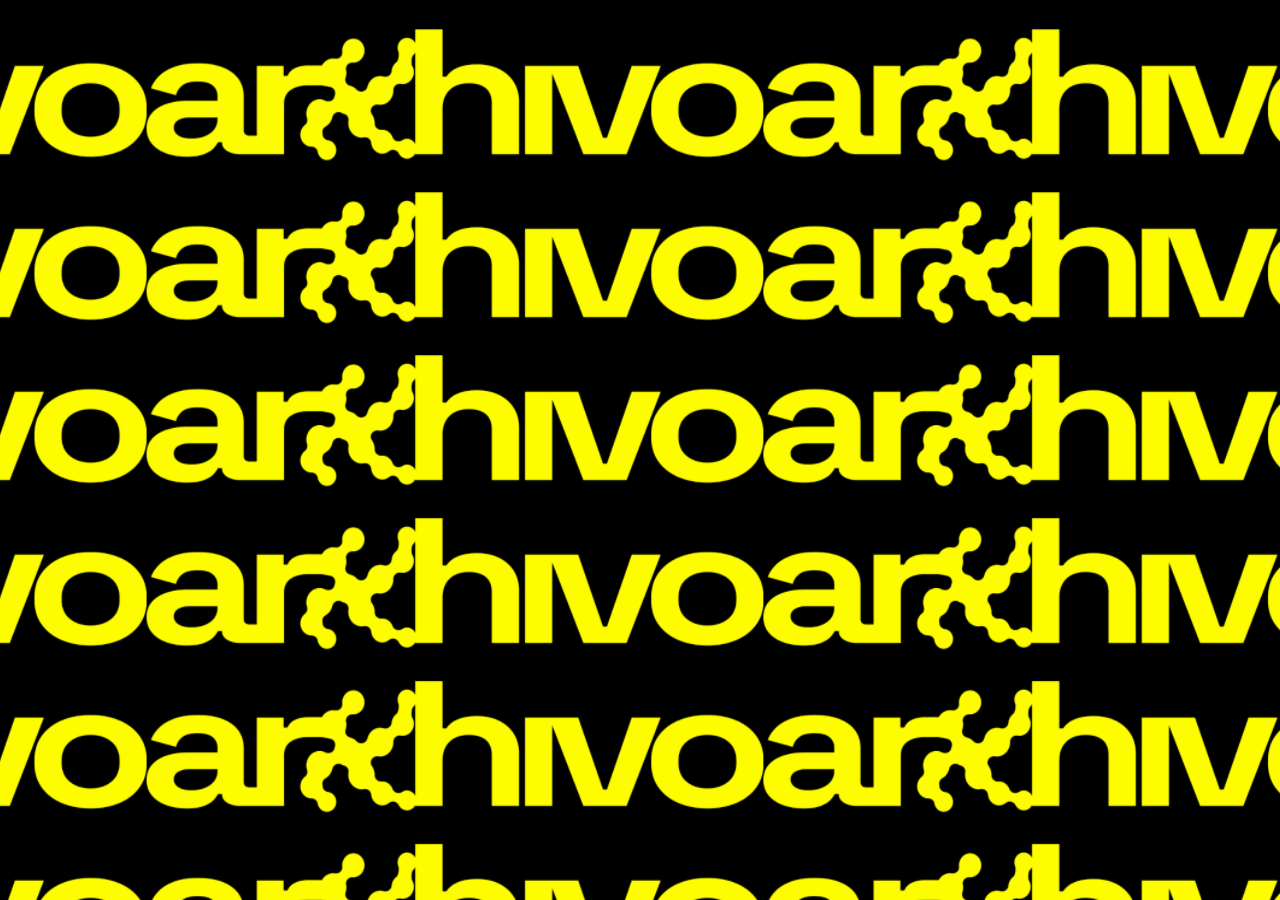
<file: index.html>
<!DOCTYPE html>
<html>
<head>
	<meta charset="UTF-8">
	<title>ARXHIVO</title>
	<meta name="description" content="ARXHIVO">
	<link rel="stylesheet" type="text/css" href="css/style2.css">
    <link rel="icon" type="image/x-icon" href="./img/favicon.ico">
    <link rel="icon" type="image/png" href="./img/favicon-96x96.png" sizes="96x96">  
    <link rel="apple-touch-icon" href="./img/apple-icon-180x180.png">

	<script src="//geoip-js.com/js/apis/geoip2/v2.1/geoip2.js" type="text/javascript"></script>
	<script src="./js/jquery-1.9.1.js"></script>
	<script src="./js/cookie.js"></script>
	<script src="./js/geoip3.js"></script>
	<script src="./js/d3.min2.js"></script>
	<script src="./js/matter.min.js"></script>

    <script src="./js/three.js"></script>

    <style>

        *{
            margin: 0;
            padding: 0;
        }

        body{
            cursor: pointer;
            color: #000;
            background-color: #000;
        }

        #canvas{
            display: block ;
            position: fixed;
            color: #000;
            background-color: #000;

            width: 100%;
            height: 100vh;
            cursor: pointer;
        }

        .frame{
            display: block;
            position: relative;

            width: 100%;
            height: 50vh;
        }

        .form-row select{
            color: #000;
        }

        .svg_container {
            display: block;
            position: absolute;

            width: 100%;
            height: 100svh;

            overflow: hidden;
        }

        .svg_container.hide {
            display: none;
        }

        .oct_svg {

            display: block;
            position: absolute;

            top: 50%;
            left: 50%;

            width: auto;
            height: 110%;
            transform:translate(-50%,-50%);
        }

    </style>
</head>
<body>

    <canvas id="canvas"></canvas>

    <div class="svg_container hide" id="svg_container">
        <img src="./images/2026march13.svg" class="oct_svg">
    </div>

    <div id="container">
        <div class="frame"></div>
    </div>

    <script>

    var geoip = new CDGGeoIp();
    var targetUrl = 'http://www.arxhivo.com/';

    geoip.get_users_preferred_website(function(website){
        if (website !== false) {
            targetUrl = website.url;
        }
	});

        /*        
           // 回転中心を上部にシフト
            vec3 newPosition = position - vec3(0.0, 0.5, 0.0);
            // 回転行列の計算
            float s = sin(rotation);
            float c = cos(rotation);
            mat3 rotationMatrix = mat3(
                c, -s, 0.0,
                s,  c, 0.0,
                0.0, 0.0, 1.0
            );
            // 回転適用
            newPosition = rotationMatrix * newPosition;
            // 回転中心を元に戻す
            newPosition += vec3(0.0, 0.5, 0.0);
            gl_Position = projectionMatrix * modelViewMatrix * vec4(newPosition, 1.0);
        

        */

        const vertex_shader = `
        varying vec2 vUv;
        void main() {
         
            vUv = uv;
            gl_Position = projectionMatrix * modelViewMatrix * vec4(position, 1.0);
        }
        `;

        const fragment_shader = `
        uniform sampler2D texture;
        uniform float time;
        uniform int is_flicker;
        varying vec2 vUv;

        void main() {
               
            vec4 color = texture2D(texture, vec2(vUv.x, vUv.y));

            if ( is_flicker >  0){

                float alpha = sin(time * 10.0) * 0.5 + 0.5;

                gl_FragColor = vec4(color.rgb, 0.1 * alpha);
            }else{
                
                gl_FragColor = vec4(color);
            }
        }
        `;



        let is_top = true;

        let planes = [];

        let news_planes = [];

        let planes_right = [];
        let total_scroll_height = 0;

        let clock = new THREE.Clock();

        var scene = new THREE.Scene();
        var camera = new THREE.PerspectiveCamera(55, window.innerWidth / window.innerHeight, 0.001, 2000);

        camera.position.z = 2.5;

        // #canvasをコンテクストにして、レンダラーを作成
        var renderer = new THREE.WebGLRenderer({ canvas: document.getElementById('canvas') });
        renderer.setSize(window.innerWidth, window.innerHeight);

        // clear colorを設定 #ffffff にする
        renderer.setClearColor(0x000000, 1);
      
        // plane geometryを2つ作成

        /* map を SZ-T046-051.png にする */
        var makeGeometry = function (_w, _h, _repeat) {
            // w x h の長方形を縦と横にrepeat個並べた形状を作成
            // uvは、w x hの長方形ごとに0.0 ~ 1.0になるように設定
            var positions = [];
            var uvs = [];

            for (var i = 0; i < _repeat; i++) {
                for (var j = 0; j < _repeat; j++) {
                    var x = _w * i;
                    var y = _h * j;
                    var uv_x = 1.0 / _repeat * i;
                    var uv_y = 1.0 / _repeat * j;

                    // 1
                    positions.push(x, y, 0.0);
                    uvs.push(uv_x, uv_y);

                    // 2
                    positions.push(x + _w, y, 0.0);
                    uvs.push(uv_x + 1.0 / _repeat, uv_y);

                    // 3
                    positions.push(x, y + _h, 0.0);
                    uvs.push(uv_x, uv_y + 1.0 / _repeat);

                    // 4
                    positions.push(x + _w, y, 0.0);
                    uvs.push(uv_x + 1.0 / _repeat, uv_y);

                    // 5
                    positions.push(x + _w, y + _h, 0.0);
                    uvs.push(uv_x + 1.0 / _repeat, uv_y + 1.0 / _repeat);

                    // 6
                    positions.push(x, y + _h, 0.0);
                    uvs.push(uv_x, uv_y + 1.0 / _repeat);
                }
            }

            var geometry = new THREE.BufferGeometry();
            geometry.addAttribute('position', new THREE.BufferAttribute(new Float32Array(positions), 3));
            geometry.addAttribute('uv', new THREE.BufferAttribute(new Float32Array(uvs), 2));

            return geometry;
        };
        

    
        // CDG ロゴ, w 317, h 1200 (1:3.78548)
        // Date , w 256, h 1682 (1:6.5703)
        // 3799 × 2682
        var LOGO_SCALE = 2.0;
        var makeCDGLogo = function(scale, time_scale)
        {
            var w = 1.0 * scale;
            var h = 0.2641666 * scale;
            var repeat = LOGO_SCALE;
            var geometry = makeGeometry(w, h, repeat);

            var texture = new THREE.TextureLoader().load('./img/arxhivo_logo.png');
            // texture.wrapT = THREE.RepeatWrapping;
            texture.wrapS = THREE.RepeatWrapping;
            // nearest
            // texture.magFilter = THREE.NearestFilter;
            // texture.minFilter = THREE.NearestFilter;
            var material = new THREE.ShaderMaterial({
                uniforms: {
                    texture: {
                        value: texture
                    },
                    time:{
                        value: 0.0
                    },
                    is_flicker:{
                        value: 0
                    }
                },
                vertexShader: vertex_shader,
                fragmentShader: fragment_shader,
                transparent: true,
                side: THREE.DoubleSide
            });
            var plane = new THREE.Mesh(geometry, material);
            plane.position.x = -(w)/2.0;
            plane.position.y = -(h)/2.0;
            plane.position.z = 0.0;
            plane.time_scale = time_scale;
            scene.add(plane);
            planes.push(plane);
            return plane;
        }


        // NEWSPAER CDG ロゴ
        // 1 1854 × 488 - 1.0 : 0.263214
        // 2 1854 × 526 - 1.0 : 0.283710
        // 3 1854 × 277 - 1.0 : 0.149406
        // 4 1854 × 386 - 1.0 : 0.208198  
        // 5 1854 × 261 - 1.0 : 0.140776

                // margins

        // column Left 0
        const margin_CL0 = -0.035;

        // column Right 0
        const margin_CR0 = 0.035;

        const margin_between_sep = 0.07;

        // column center 0
        const margin_CC0 = 0.035;
        const margin_CC1 = 0.023;


        var tmp_scale = 1.0;

        const news_logo_data_A = [
            // 2304 x 307
            {w:1.0 * tmp_scale, h: 307.0/2304.0 * tmp_scale, file_name: "./images/pattern_A6x_06.png", y_offset:0 * tmp_scale, is_blink:false},
            // 2304 x 256
            {w:1.0 * tmp_scale, h: 256.0/2304.0 * tmp_scale, file_name: "./images/pattern_A6x_05.png", y_offset:(307.0)/2304.0 * tmp_scale, is_blink:false},
            // 2304 x 415
            {w:1.0 * tmp_scale, h: 415.0/2304.0 * tmp_scale, file_name: "./images/pattern_A6x_04.png", y_offset:(307.0 + 256.0)/2304.0 * tmp_scale, is_blink:false},
            // 2304 x 688
            {w:1.0 * tmp_scale, h: 688.0/2304.0 * tmp_scale, file_name: "./images/pattern_A6x_03.png", y_offset:(307.0 + 256.0 + 415.0)/2304.0 * tmp_scale, is_blink:false},
            // 2304 x 669
            {w:1.0 * tmp_scale, h: 669.0/2304.0 * tmp_scale, file_name: "./images/pattern_A6x_02.png", y_offset:(307.0 + 256.0 + 415.0 + 688.0)/2304.0 * tmp_scale, is_blink:false},
            // 2304 x 304
            {w:1.0 * tmp_scale, h: 304.0/2304.0 * tmp_scale, file_name: "./images/pattern_A6x_01.png", y_offset:(307.0 + 256.0 + 415.0 + 688.0 + 669.0)/2304.0 * tmp_scale, is_blink:false},
        ];

        const news_logo_data_B = [
            // 2304 x 631.0
            {w:1.0 * tmp_scale, h: 631.0/2304.0 * tmp_scale, file_name: "./images/pattern_B6x_06.png", y_offset:0 * tmp_scale, is_blink:false},
            // 2304 x 669.0
            {w:1.0 * tmp_scale, h: 669.0/2304.0 * tmp_scale, file_name: "./images/pattern_B6x_05.png", y_offset:(631.0)/2304.0 * tmp_scale, is_blink:false},
            // 2304 x 338.0
            // {w:1.0 * tmp_scale, h: 338.0/2304.0 * tmp_scale, file_name: "./images/pattern_B6x_04.png", y_offset:(631.0 + 669.0)/2304.0 * tmp_scale, is_blink:false},
            // 2304 x 343.0
            {w:1.0 * tmp_scale, h: 343.0/2304.0 * tmp_scale, file_name: "./images/pattern_B6x_03.png", y_offset:(631.0 + 669.0 + 338.0)/2304.0 * tmp_scale, is_blink:false},
            // 2304 x 262.0
            {w:1.0 * tmp_scale, h: 262.0/2304.0 * tmp_scale, file_name: "./images/pattern_B6x_02.png", y_offset:(631.0 + 669.0 + 338.0 + 343.0)/2304.0 * tmp_scale, is_blink:false},
            // 2304 x 358.0
            {w:1.0 * tmp_scale, h: 358.0/2304.0 * tmp_scale, file_name: "./images/pattern_B6x_01.png", y_offset:(631.0 + 669.0 + 338.0 + 343.0 + 262.0)/2304.0 * tmp_scale, is_blink:false},
        ];

        const news_logo_data_B_small = [
            // 2304 x 631.0
            {w:1.0 * tmp_scale, h: 631.0/2304.0 * tmp_scale, file_name: "./images/pattern_B6x_06.png", y_offset:0 * tmp_scale, is_blink:false},
            // 2304 x 669.0
            {w:1.0 * tmp_scale, h: 669.0/2304.0 * tmp_scale, file_name: "./images/pattern_B6x_05.png", y_offset:(631.0)/2304.0 * tmp_scale, is_blink:false},
            // 2304 x 343.0
            {w:1.0 * tmp_scale, h: 343.0/2304.0 * tmp_scale, file_name: "./images/pattern_B6x_03.png", y_offset:(631.0 + 669.0 )/2304.0 * tmp_scale, is_blink:false},
            // 2304 x 262.0
            {w:1.0 * tmp_scale, h: 262.0/2304.0 * tmp_scale, file_name: "./images/pattern_B6x_02.png", y_offset:(631.0 + 669.0 + 343.0 )/2304.0 * tmp_scale, is_blink:false},
            // 2304 x 358.0
            {w:1.0 * tmp_scale, h: 358.0/2304.0 * tmp_scale, file_name: "./images/pattern_B6x_01.png", y_offset:(631.0 + 669.0 + 343.0 + 262.0 )/2304.0 * tmp_scale, is_blink:false},
        ];

        // 6996 × 551
        const center_large_logo = {w:(3.0 + margin_CC0*2.0) * tmp_scale, h: (3.0 + margin_CC0*2.0) * (300.0/3167.0)* tmp_scale, file_name: "./images/large16x_calc_base.png", y_offset:-3.0 * (300.0/3167.0) * tmp_scale, is_blink:false};
        
        // 2723 x 258
        const center_small_logo = {w:(2723.0/ 2304.0) * tmp_scale, h: (2723.0/ 2304.0) * (258.0/2723.0)* tmp_scale, file_name: "./images/small16x.png", y_offset:(631.0 + 669.0 + 338.0 + 343.0 + 262.0 +358.0)/2304.0  * tmp_scale, is_blink:false};

        const left_blocks = [
            // 3294 x 647.0
            {w:(3294.0/ 2304.0) * tmp_scale, h:(3294.0/ 2304.0) *  647.0/3294.0 * tmp_scale, file_name: "./images/pattern_left6x_07.png", y_offset:0 * tmp_scale, is_blink:false},
            // 3294 x 636.0
            {w:(3294.0/ 2304.0) * tmp_scale, h:(3294.0/ 2304.0) *  636.0/3294.0 * tmp_scale, file_name: "./images/pattern_left6x_06.png", y_offset:(647.0)/2304.0 * tmp_scale, is_blink:false},
            // 3294 x 307.0
            {w:(3294.0/ 2304.0) * tmp_scale, h:(3294.0/ 2304.0) *  307.0/3294.0 * tmp_scale, file_name: "./images/pattern_left6x_05.png", y_offset:(647.0 + 636.0)/2304.0 * tmp_scale, is_blink:false},
            // 3294 x 271.0
            {w:(3294.0/ 2304.0) * tmp_scale, h:(3294.0/ 2304.0) *  271.0/3294.0 * tmp_scale, file_name: "./images/pattern_left6x_04.png", y_offset:(647.0 + 636.0 + 307.0)/2304.0 * tmp_scale, is_blink:false},
            // 3294 x 391.0
            {w:(3294.0/ 2304.0) * tmp_scale, h:(3294.0/ 2304.0) *  391.0/3294.0 * tmp_scale, file_name: "./images/pattern_left6x_03.png", y_offset:(647.0 + 636.0 + 307.0 + 271.0)/2304.0 * tmp_scale, is_blink:false},
            // 2588 x 370.0
            {w:(2588.0/ 2304.0) * tmp_scale, h:(2588.0/ 2304.0) *  370.0/2588.0 * tmp_scale, file_name: "./images/pattern_left6x_02.png", y_offset:(647.0 + 636.0 + 307.0 + 271.0 + 391.0)/2304.0 * tmp_scale, is_blink:false},
            // 3294 x 1367.0
            {w:(3294.0/ 2304.0) * tmp_scale, h:(3294.0/ 2304.0) *  1367.0/3294.0 * tmp_scale, file_name:"./images/pattern_left6x_01.png", y_offset:(647.0 + 636.0 + 307.0 + 271.0 + 391.0 + 370.0)/2304.0 * tmp_scale, is_blink:false},
        ];

        const right_blocks = [
            // 3285 x 642.0
            {w:(3285.0/ 2304.0) * tmp_scale, h:(3285.0/ 2304.0) * 642.0/3285.0 * tmp_scale, file_name: "./images/pattern_right6x_07.png", y_offset:0 * tmp_scale, is_blink:false},
            // 3285 x 626.0
            {w:(3285.0/ 2304.0)  * tmp_scale, h:(3285.0/ 2304.0) * 626.0/3285.0 * tmp_scale, file_name: "./images/pattern_right6x_06.png", y_offset:(642.0)/2304.0 * tmp_scale, is_blink:false},
            // 3285 x 324.0
            {w:(3285.0/ 2304.0)  * tmp_scale, h:(3285.0/ 2304.0) * 324.0/3285.0 * tmp_scale, file_name: "./images/pattern_right6x_05.png", y_offset:(642.0 + 626.0)/2304.0 * tmp_scale, is_blink:false},
            // 3285 x 266.0
            {w:(3285.0/ 2304.0)  * tmp_scale, h:(3285.0/ 2304.0) * 266.0/3285.0 * tmp_scale, file_name: "./images/pattern_right6x_04.png", y_offset:(642.0 + 626.0 + 324.0)/2304.0 * tmp_scale, is_blink:false},
            // 3285 x 394.0
            {w:(3285.0/ 2304.0)  * tmp_scale, h:(3285.0/ 2304.0) * 394.0/3285.0 * tmp_scale, file_name: "./images/pattern_right6x_03.png", y_offset:(642.0 + 626.0 + 324.0 + 266.0)/2304.0 * tmp_scale, is_blink:false},
            // 3285 x 378.0
            {w:(3285.0/ 2304.0)  * tmp_scale, h:(3285.0/ 2304.0) * 378.0/3285.0 * tmp_scale, file_name: "./images/pattern_right6x_02.png", y_offset:(642.0 + 626.0 + 324.0 + 266.0 + 394.0)/2304.0 * tmp_scale, is_blink:false},
            // 3285 x 1359.0
            {w:(3285.0/ 2304.0)  * tmp_scale, h:(3285.0/ 2304.0) * 1359.0/3285.0 * tmp_scale, file_name: "./images/pattern_right6x_01.png", y_offset:(642.0 + 626.0 + 324.0 + 266.0 + 394.0 + 378.0)/2304.0 * tmp_scale, is_blink:false},
        ];


        // small parts
        const small_parts = [
            // 2303 x 299
            {w:1.0 * tmp_scale, h: 299.0/2303.0 * tmp_scale, file_name: "./images/small_parts6x_03.png", y_offset:0.0 * tmp_scale, is_blink:false},
            // 2303 x 261
            {w:1.0 * tmp_scale, h: 261.0/2303.0 * tmp_scale, file_name: "./images/small_parts6x_02.png", y_offset:(299.0)/2303.0 * tmp_scale, is_blink:false},
            // 2303 x 367
            {w:1.0 * tmp_scale, h: 367.0/2303.0 * tmp_scale, file_name: "./images/small_parts6x_01.png", y_offset:(299.0 + 261.0)/2303.0 * tmp_scale, is_blink:false},
        ];

        var makeNEWSLogo = function(scale, time_scale, news_obj, x_shift, y_shift)
        {
            var w = news_obj.w * scale;
            var h = news_obj.h * scale;

            var y_offset = news_obj.y_offset;

            var repeat = 1;
            var geometry = makeGeometry(w, h, repeat);


            var texture = new THREE.TextureLoader().load(news_obj.file_name, function(texture){
                texture.needsUpdate = true;

                // texture.wrapT = THREE.RepeatWrapping;
                //texture.wrapS = THREE.RepeatWrapping;
                // nearest
                // texture.magFilter = THREE.NearestFilter;
                // texture.minFilter = THREE.NearestFilter;
                var material = new THREE.ShaderMaterial({
                    uniforms: {
                        texture: {
                            value: texture
                        },
                        time:{
                            value: 0.0
                        },
                        is_flicker:{
                            value: 0
                        }
                    },
                    vertexShader: vertex_shader,
                    fragmentShader: fragment_shader,
                    transparent: true,
                    side: THREE.DoubleSide
                });
                var plane = new THREE.Mesh(geometry, material);
                plane.position.x = 0.0 + x_shift;
                plane.position.y = 0.0 + y_shift + news_obj.y_offset;
                plane.position.z = -0.001;
                plane.w = w;
                plane.h = h;
                plane.is_blink = news_obj.is_blink;
                plane.time_scale = time_scale;
                scene.add(plane);
                news_planes.push(plane);

                plane.visible = false;

                console.log("plane loaded");
                
                // planes.push(plane);
                // return plane;
            });

            // bounding boxの計算に必要な値を返す
            return {x: 0.0 + x_shift, y: 0.0 + y_shift + news_obj.y_offset, w: w, h: h};
        }


        var total_newslogo_offset_x = -0.5;
        var news_logo_margin = 0.11;

        var news_plane_bbox_list = [];


        // 中心部分　/////////////////////////////


        // 真ん中、上
        for (var i = 0; i < news_logo_data_A.length; i++) {
            var bbox = makeNEWSLogo(1.0, 0.1, news_logo_data_A[i], total_newslogo_offset_x, 1.26 + margin_CC0 * 2.0);
            news_plane_bbox_list.push(bbox);
        }

        // 真ん中
        for (var i = 0; i < news_logo_data_A.length; i++) {
            var bbox = makeNEWSLogo(1.0, 0.1, news_logo_data_A[i], total_newslogo_offset_x, 0.0);
            news_plane_bbox_list.push(bbox);
        }

        // 真ん中、下(大きいロゴ)
        {
            var bbox = makeNEWSLogo(1.0, 0.1, center_large_logo, -(1.5+ margin_CC0), 0.0 - margin_CC0);
            news_plane_bbox_list.push(bbox);
        }

        // 真ん中、下
        for (var i = 0; i < news_logo_data_A.length-1; i++) {
            var bbox = makeNEWSLogo(1.0, 0.1, news_logo_data_A[i], total_newslogo_offset_x, -(1.225) - margin_CC0 * 2.0);
            news_plane_bbox_list.push(bbox);
        }


        // 真ん中、左、上
        for (var i = 0; i < news_logo_data_B.length; i++) {
            var bbox = makeNEWSLogo(1.0, 0.1, news_logo_data_B[i], total_newslogo_offset_x - 1.0 + margin_CL0 , 1.26 +  margin_CC0*2.0);
            news_plane_bbox_list.push(bbox);
        }

        // 真ん中、左
        for (var i = 0; i < news_logo_data_B.length; i++) {
            var bbox = makeNEWSLogo(1.0, 0.1, news_logo_data_B[i], total_newslogo_offset_x - 1.0 + margin_CL0 , + 0.008);
            news_plane_bbox_list.push(bbox);
        }

        // 真ん中、左、下
        for (var i = 0; i < news_logo_data_B_small.length; i++) {
            var bbox = makeNEWSLogo(1.0, 0.1, news_logo_data_B_small[i], total_newslogo_offset_x - 1.0 + margin_CL0 ,  -1.223 - margin_CC0 * 2.0);
            news_plane_bbox_list.push(bbox);
        }

        // 真ん中、右、上
        for (var i = 0; i < news_logo_data_B.length; i++) {
            var bbox = makeNEWSLogo(1.0, 0.1, news_logo_data_B[i], total_newslogo_offset_x + 1.0 + margin_CR0, 1.26 +  margin_CC0*2.0);
            news_plane_bbox_list.push(bbox);
        }


        // 真ん中、右
        for (var i = 0; i < news_logo_data_B.length; i++) {
            var bbox = makeNEWSLogo(1.0, 0.1, news_logo_data_B[i], total_newslogo_offset_x + 1.0 + margin_CR0, + 0.008);
            news_plane_bbox_list.push(bbox);
        }

        // 真ん中、右、下
        for (var i = 0; i < news_logo_data_B_small.length; i++) {
            var bbox = makeNEWSLogo(1.0, 0.1, news_logo_data_B_small[i], total_newslogo_offset_x + 1.0 + margin_CR0, -1.223 - margin_CC0 * 2.0);
            news_plane_bbox_list.push(bbox);
        }

        // 真ん中上左、小さいロゴ挿入
        {
            var bbox = makeNEWSLogo(1.0, 0.1, center_small_logo, -1.925 + margin_CL0 * 1.0, -0.54);
            news_plane_bbox_list.push(bbox);
        }

        // 真ん中上
        for (var x = -3; x < 3; x++) {
            var bbox = makeNEWSLogo(1.0, 0.1, center_small_logo, -(2723.0/ 2304.0)*0.5  + x * (2723.0/ 2304.0) + margin_between_sep * x, + 0.008 +  margin_CC0 + 0.01);
            news_plane_bbox_list.push(bbox);
        }

        // 真ん中上右、小さいロゴ挿入
        {
            var bbox = makeNEWSLogo(1.0, 0.1, center_small_logo, 0.5 + margin_CR0 *1.0, -0.54);
            news_plane_bbox_list.push(bbox);
        }


        // 左　/////////////////////////////
        for (var i = 0; i < left_blocks.length; i++) {
            var bbox = makeNEWSLogo(1.0, 0.1, left_blocks[i], -(1.5 + (3294.0/ 2304.0) ) + margin_CL0 * 2.0,  - 0.59 + margin_CC1);
            news_plane_bbox_list.push(bbox);
        }

        // 左、下(大きいロゴ)
        {
            var bbox = makeNEWSLogo(1.0, 0.1, center_large_logo, -(4.5) + margin_CL0 * 4.0, -0.6);
            news_plane_bbox_list.push(bbox);
        }


        // 左上　角
        for (var i = 0; i < small_parts.length; i++) {
            var bbox = makeNEWSLogo(1.0, 0.1, small_parts[i], -(1.5 + (2303.0/ 2304.0) ) + margin_CL0 * 2.0, 1.26+  margin_CC0*2.0);
            news_plane_bbox_list.push(bbox);
        }

        // 右　/////////////////////////////
        for (var i = 0; i < right_blocks.length; i++) {
            var bbox = makeNEWSLogo(1.0, 0.1, right_blocks[i], 1.5 + margin_CR0*2.0, - 0.59 + margin_CC1);
            news_plane_bbox_list.push(bbox);
        }

        // 右、下(大きいロゴ)
        {
            var bbox = makeNEWSLogo(1.0, 0.1, center_large_logo, 1.5 + margin_CR0*2.0, -0.6);
            news_plane_bbox_list.push(bbox);
        }

        // 右上　角
        for (var i = 0; i < small_parts.length; i++) {
            var bbox = makeNEWSLogo(1.0, 0.1, small_parts[i], 1.5 + margin_CR0*2.0, 1.26+  margin_CC0*2.0);
            news_plane_bbox_list.push(bbox);
        }

        function hide_planes() {

            is_top = false;

            resize();

            for (var i = 0; i < planes.length; i++) {
                planes[i].visible = false;
            }

   
        }

        // [NEWS PAPER]
        function show_news_logos() {

    

            for (var i = 0; i < news_planes.length; i++) {
                news_planes[i].visible = true;
            }
        }

        var cnt = 0;
        // bodyをclickしたら、news logoを表示
        document.body.addEventListener('click', function() {
            if ( cnt == 0) {
                hide_planes();
                // show_news_logos();
                // #svg_containerを表示
                document.getElementById('svg_container').classList.remove('hide');
                cnt++;
            } else if (cnt == 1) {
                Cookies.set('landing_bypass_1218', 'true', {expires: 28});
                document.location = targetUrl;
            }
        });

        // [TOP]
        var START_Y_OFFSET = 2.6;
        for (var y = -3; y < 8; y++) {
            for (var x = -2; x < 3; x++) {
              var logo = makeCDGLogo(1.0, 0.1);
              logo.position.x = x * 1.0 * LOGO_SCALE;
              logo.position.y = y * 0.2641666 * LOGO_SCALE + START_Y_OFFSET;

              logo.position_start = {};
              logo.position_start.x = x * 1.0 * LOGO_SCALE;
              logo.position_start.y = y * 0.2641666 * LOGO_SCALE + START_Y_OFFSET;

              logo.position_end = {};
              logo.position_end.x = x * 1.0 * LOGO_SCALE;
              logo.position_end.y = y * 0.2641666 * LOGO_SCALE;
            }
        }
        
        // camera.position.z = 2.1;
        camera.position.z = 2.1;
        camera.position.x = 0.0;
        camera.position.y = -0.11;

        function easeOutBounce(x) {
            const n1 = 7.5625;
            const d1 = 2.75;

            if (x < 1 / d1) {
                return n1 * x * x;
            } else if (x < 2 / d1) {
                return n1 * (x -= 1.5 / d1) * x + 0.75;
            } else if (x < 2.5 / d1) {
                return n1 * (x -= 2.25 / d1) * x + 0.9375;
            } else {
                return n1 * (x -= 2.625 / d1) * x + 0.984375;
            }
        }
    
        var bounce_end_time = 0.5;
        var elapsed_time = 0.0;
        var animate = function () {
            requestAnimationFrame(animate);

            let delta = clock.getDelta();
            elapsed_time += delta * 0.7;

            if  (elapsed_time > 1.0){
                elapsed_time = 1.0;
            }

            for (var i = 0; i < planes.length; i++) {
                var plane = planes[i];
                plane.position.y = plane.position_end.y + START_Y_OFFSET * (1.0 - easeOutBounce(elapsed_time));
                planes[i].material.uniforms.time.value += delta*2.0;

            
                if (elapsed_time >= 0.999) {
                    if (planes[i].material.uniforms.is_flicker.value > 0 ) {
                        planes[i].flicker_elapsed_time += delta;
                        if (planes[i].flicker_elapsed_time > 0.025 + 0.015 * Math.random()){
                        
                            planes[i].material.uniforms.is_flicker.value = 0;
                        }
                    } else{
                        // ランダムで、フリッカーを適用
                        if (Math.random() > 0.992){    
                            planes[i].flicker_elapsed_time = 0.0;
                            planes[i].material.uniforms.is_flicker.value = 1;
                        }else{
                            planes[i].material.uniforms.is_flicker.value = 0;
                        }
                    }
                }
            }

            for (var i = 0; i < news_planes.length; i++) {
                var plane = news_planes[i];
                if(!plane.is_blink){
                    continue;
                }
                
                // plane.position.y = plane.position_end.y + START_Y_OFFSET * (1.0 - easeOutBounce(elapsed_time));
                plane.material.uniforms.time.value += delta*2.0;

                if (elapsed_time >= 0.999) {
                    if (plane.material.uniforms.is_flicker.value > 0 ) {
                        plane.flicker_elapsed_time += delta;
                        if (plane.flicker_elapsed_time > 0.025 + 0.015 * Math.random()) {
                            plane.material.uniforms.is_flicker.value = 0;
                        }
                    } else{
                        // ランダムで、フリッカーを適用
                        if (Math.random() > 0.992) {
                            plane.flicker_elapsed_time = 0.0;
                            plane.material.uniforms.is_flicker.value = 1;
                        } else {
                            plane.material.uniforms.is_flicker.value = 0;
                        }
                    }
                }
            }
            renderer.render(scene, camera);
        };

        animate();

        // frameの高さをすべて取得し、total_scroll_heightに代入
        function calc_total_scroll_height() {
            total_scroll_height = 0;
            var frames = document.getElementsByClassName('frame');
            for (var i = 0; i < frames.length; i++) {
                total_scroll_height += frames[i].clientHeight;
            }
        }

        calc_total_scroll_height();

        function easeOutQuart(x) {
            return 1 - Math.pow(1 - x, 4);
        }

        function easeOutCirc(x) {
            return Math.sqrt(1 - Math.pow(x - 1, 2));
        }

        function easeOutCubic(x){
            return 1 - Math.pow(1 - x, 3);
        }



        function resize() {

            let ratio = window.innerHeight/window.innerWidth;

            if ( is_top) {
                camera.position.z = 2.1 + 1.0 * (ratio); // 3.0
                camera.position.x = -0.4;
                camera.position.y = -0.11 + 0.4 * (ratio); //  -0.11 - + 0.3
            } else {

                camera.position.z = 1.6 + 0.6 * (ratio); // 3.0
                camera.position.x = -0.4;
                camera.position.x = 0.0;
                camera.position.y = 0.3; //  -0.11 - + 0.3
            }

            renderer.setSize(window.innerWidth, window.innerHeight);
            camera.aspect = window.innerWidth / window.innerHeight;
            camera.updateProjectionMatrix();

        }

        // window のリサイズ
        window.addEventListener('resize', function () {
            resize();
        });

        resize();

        /*
        if (Cookies.get('landing_bypass_1218')) {
            $('body').on('click',function()
            {
                document.location = targetUrl;
            });
        }
        */

    </script>

<script>

	
    $(function()
    {
       

        // click action

        /*

        */

    });
      
</script>
</body>
</html>
</file>
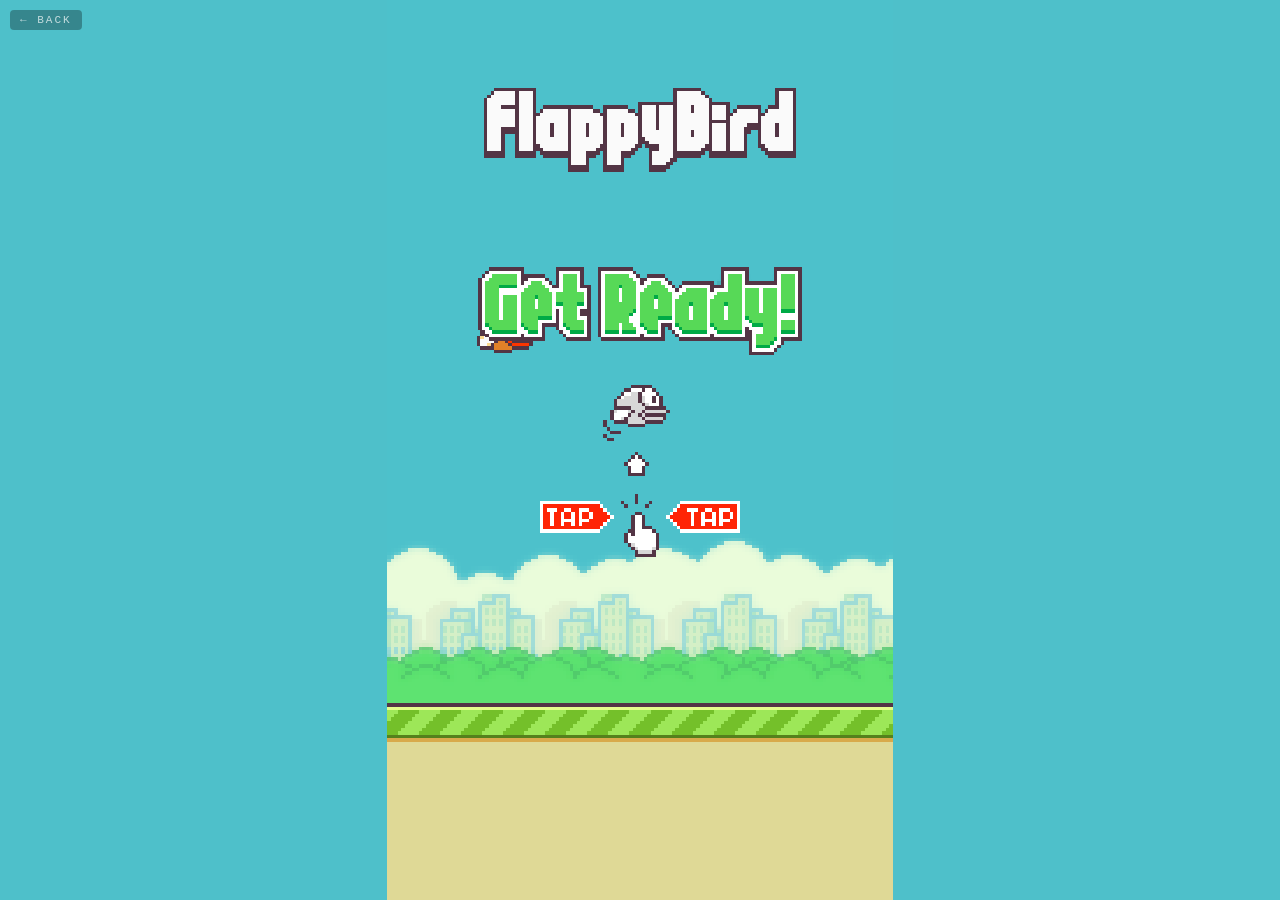
<file: flappy.html>
<!DOCTYPE html>
<html lang="es">
<head>
  <meta charset="UTF-8">
  <meta name="viewport" content="width=device-width, initial-scale=1.0, user-scalable=no">
  <title>Flappy Bird — 32888444d</title>
  <style>
    * { margin: 0; padding: 0; box-sizing: border-box; }
    html, body {
      width: 100%; height: 100%;
      overflow: hidden;
      background: #4ec0ca;
      touch-action: manipulation;
      -webkit-tap-highlight-color: transparent;
      user-select: none;
      -webkit-user-select: none;
    }
    body {
      display: flex;
      align-items: center;
      justify-content: center;
    }
    canvas {
      display: block;
      height: 100vh;
      height: 100dvh;
      image-rendering: pixelated;
      image-rendering: crisp-edges;
    }
    #back-link {
      position: fixed;
      top: 10px;
      left: 10px;
      color: rgba(255,255,255,0.7);
      text-decoration: none;
      font-size: 11px;
      letter-spacing: 2px;
      text-transform: uppercase;
      z-index: 100;
      font-family: 'Courier New', monospace;
      background: rgba(0,0,0,0.3);
      padding: 4px 10px;
      border-radius: 4px;
    }
    #back-link:hover { color: #fff; }
  </style>
</head>
<body>
  <a id="back-link" href="index.html">&larr; Back</a>
  <canvas id="c"></canvas>

<script>
// ============================================================
// FLAPPY BIRD — Using Original Sprites
// ============================================================
const canvas = document.getElementById('c');
const ctx = canvas.getContext('2d');

// Original resolution
const W = 288;
const H = 512;
canvas.width = W;
canvas.height = H;
ctx.imageSmoothingEnabled = false;

// ===== ASSET LOADER =====
const ASSETS = {};
const ASSET_LIST = [
  ['bg',        'img/flappy/background-day.png'],
  ['base',      'img/flappy/base.png'],
  ['pipe',      'img/flappy/pipe-green.png'],
  ['birdUp',    'img/flappy/yellowbird-upflap.png'],
  ['birdMid',   'img/flappy/yellowbird-midflap.png'],
  ['birdDown',  'img/flappy/yellowbird-downflap.png'],
  ['message',   'img/flappy/message.png'],
  ['gameover',  'img/flappy/gameover.png'],
  ['d0',        'img/flappy/0.png'],
  ['d1',        'img/flappy/1.png'],
  ['d2',        'img/flappy/2.png'],
  ['d3',        'img/flappy/3.png'],
  ['d4',        'img/flappy/4.png'],
  ['d5',        'img/flappy/5.png'],
  ['d6',        'img/flappy/6.png'],
  ['d7',        'img/flappy/7.png'],
  ['d8',        'img/flappy/8.png'],
  ['d9',        'img/flappy/9.png'],
];

let assetsLoaded = 0;
function loadAssets(callback) {
  ASSET_LIST.forEach(([key, src]) => {
    const img = new Image();
    img.onload = () => {
      ASSETS[key] = img;
      assetsLoaded++;
      if (assetsLoaded === ASSET_LIST.length) callback();
    };
    img.onerror = () => {
      console.warn('Failed to load:', src);
      assetsLoaded++;
      if (assetsLoaded === ASSET_LIST.length) callback();
    };
    img.src = src;
  });
}

// ===== GAME CONSTANTS =====
const GRAVITY = 0.5;
const FLAP_VEL = -8;
const PIPE_SPEED = 2;
const PIPE_GAP = 100;
const PIPE_SPACING = 180;
const PIPE_W = 52;
const PIPE_H = 320;
const BASE_H = 112;
const GROUND_Y = H - BASE_H;
const BIRD_W = 34;
const BIRD_H = 24;
const BIRD_X = 68;
const BIRD_START_Y = Math.round((GROUND_Y - BIRD_H) / 2);

// ===== GAME STATE =====
let bird = { x: BIRD_X, y: BIRD_START_Y, vel: 0, rot: 0, frame: 0, anim: 0 };
let pipes = [];
let score = 0;
let bestScore = parseInt(localStorage.getItem('flappy_best') || '0');
let baseX = 0;
let state = 'menu'; // menu, ready, playing, dying, dead
let deathTimer = 0;
let flashAlpha = 0;

// ===== AUDIO =====
let audioCtx;
let audioUnlocked = false;
function initAudio() {
  if (!audioCtx) {
    audioCtx = new (window.AudioContext || window.webkitAudioContext)();
  }
  // Resume suspended context (required on iOS/mobile after user gesture)
  if (audioCtx.state === 'suspended') {
    audioCtx.resume();
  }
  // Unlock iOS audio by playing a silent buffer on first touch
  if (!audioUnlocked) {
    audioUnlocked = true;
    const buf = audioCtx.createBuffer(1, 1, 22050);
    const src = audioCtx.createBufferSource();
    src.buffer = buf;
    src.connect(audioCtx.destination);
    src.start(0);
  }
}
function snd(type) {
  if (!audioCtx || audioCtx.state === 'suspended') return;
  try {
  const o = audioCtx.createOscillator();
  const g = audioCtx.createGain();
  o.connect(g); g.connect(audioCtx.destination);
  const t = audioCtx.currentTime;
  if (type === 'flap') {
    o.type = 'sine'; o.frequency.setValueAtTime(600, t);
    o.frequency.exponentialRampToValueAtTime(900, t + 0.06);
    g.gain.setValueAtTime(0.12, t); g.gain.exponentialRampToValueAtTime(0.001, t + 0.08);
    o.start(t); o.stop(t + 0.08);
  } else if (type === 'score') {
    o.type = 'sine'; o.frequency.setValueAtTime(880, t);
    o.frequency.setValueAtTime(1100, t + 0.04);
    g.gain.setValueAtTime(0.1, t); g.gain.exponentialRampToValueAtTime(0.001, t + 0.12);
    o.start(t); o.stop(t + 0.12);
  } else if (type === 'hit') {
    o.type = 'square'; o.frequency.setValueAtTime(200, t);
    o.frequency.exponentialRampToValueAtTime(50, t + 0.12);
    g.gain.setValueAtTime(0.15, t); g.gain.exponentialRampToValueAtTime(0.001, t + 0.15);
    o.start(t); o.stop(t + 0.15);
  } else if (type === 'die') {
    o.type = 'sawtooth'; o.frequency.setValueAtTime(400, t);
    o.frequency.exponentialRampToValueAtTime(80, t + 0.3);
    g.gain.setValueAtTime(0.12, t); g.gain.exponentialRampToValueAtTime(0.001, t + 0.4);
    o.start(t); o.stop(t + 0.4);
  } else if (type === 'swoosh') {
    o.type = 'sine'; o.frequency.setValueAtTime(200, t);
    o.frequency.exponentialRampToValueAtTime(800, t + 0.08);
    g.gain.setValueAtTime(0.06, t); g.gain.exponentialRampToValueAtTime(0.001, t + 0.1);
    o.start(t); o.stop(t + 0.1);
  }
  } catch(e) {} // Silently ignore audio errors on restrictive browsers
}

// ===== INPUT =====
function flap() {
  initAudio();
  if (state === 'menu') {
    state = 'playing';
    bird.y = BIRD_START_Y;
    bird.vel = FLAP_VEL;
    bird.rot = 0;
    pipes = [];
    score = 0;
    addPipe(W + 80);
    addPipe(W + 80 + PIPE_SPACING);
    addPipe(W + 80 + PIPE_SPACING * 2);
    snd('flap');
  } else if (state === 'playing') {
    bird.vel = FLAP_VEL;
    snd('flap');
  } else if (state === 'dead' && deathTimer > 20) {
    state = 'menu';
    bird = { x: BIRD_X, y: BIRD_START_Y, vel: 0, rot: 0, frame: 0, anim: 0 };
    pipes = [];
    score = 0;
    baseX = 0;
    snd('swoosh');
  }
}

canvas.addEventListener('pointerdown', (e) => { e.preventDefault(); flap(); });
document.addEventListener('keydown', (e) => {
  if (e.code === 'Space' || e.code === 'ArrowUp') { e.preventDefault(); flap(); }
});

// ===== PIPES =====
function addPipe(x) {
  const minTop = 50;
  const maxTop = GROUND_Y - PIPE_GAP - 50;
  const topH = minTop + Math.random() * (maxTop - minTop);
  pipes.push({ x, topH, scored: false });
}

// ===== UPDATE =====
function update() {
  if (state === 'menu') {
    bird.anim += 0.12;
    bird.frame = Math.floor(bird.anim) % 3;
    bird.y = BIRD_START_Y + Math.sin(Date.now() / 300) * 8;
    bird.rot = 0;
    baseX = (baseX + PIPE_SPEED) % 48;
    return;
  }

  if (state === 'playing') {
    // Physics
    bird.vel += GRAVITY;
    bird.y += bird.vel;

    // Rotation
    if (bird.vel < 0) {
      bird.rot = Math.max(-25, bird.vel * 3);
    } else {
      bird.rot = Math.min(90, bird.rot + 2.5);
    }

    // Animation
    bird.anim += 0.15;
    bird.frame = Math.floor(bird.anim) % 3;
    if (bird.rot > 60) bird.frame = 1; // mid when nose-diving

    // Base scroll
    baseX = (baseX + PIPE_SPEED) % 48;

    // Pipes
    for (let p of pipes) {
      p.x -= PIPE_SPEED;
      if (!p.scored && p.x + PIPE_W / 2 < bird.x) {
        p.scored = true;
        score++;
        snd('score');
      }
    }

    // Recycle pipes
    if (pipes.length > 0 && pipes[0].x < -PIPE_W) {
      pipes.shift();
      addPipe(pipes[pipes.length - 1].x + PIPE_SPACING);
    }

    // Collision
    const bx = bird.x - BIRD_W / 2 + 3;
    const by = bird.y - BIRD_H / 2 + 3;
    const bw = BIRD_W - 6;
    const bh = BIRD_H - 6;

    // Ground
    if (bird.y + BIRD_H / 2 >= GROUND_Y) {
      bird.y = GROUND_Y - BIRD_H / 2;
      die(); return;
    }
    // Ceiling
    if (bird.y - BIRD_H / 2 < 0) {
      bird.y = BIRD_H / 2;
      bird.vel = 0;
    }
    // Pipes
    for (let p of pipes) {
      // Top pipe
      if (overlap(bx, by, bw, bh, p.x, p.topH - PIPE_H, PIPE_W, PIPE_H)) { die(); return; }
      // Bottom pipe
      if (overlap(bx, by, bw, bh, p.x, p.topH + PIPE_GAP, PIPE_W, PIPE_H)) { die(); return; }
    }
  }

  if (state === 'dying') {
    bird.vel += GRAVITY;
    bird.y += bird.vel;
    bird.rot = Math.min(90, bird.rot + 5);
    if (flashAlpha > 0) flashAlpha -= 0.08;

    if (bird.y + BIRD_H / 2 >= GROUND_Y) {
      bird.y = GROUND_Y - BIRD_H / 2;
      state = 'dead';
      deathTimer = 0;
      if (score > bestScore) {
        bestScore = score;
        localStorage.setItem('flappy_best', bestScore.toString());
      }
      snd('die');
    }
  }

  if (state === 'dead') deathTimer++;
}

function die() {
  state = 'dying';
  flashAlpha = 1;
  snd('hit');
}

function overlap(x1, y1, w1, h1, x2, y2, w2, h2) {
  return x1 < x2 + w2 && x1 + w1 > x2 && y1 < y2 + h2 && y1 + h1 > y2;
}

// ===== DRAW =====
function draw() {
  // Background
  if (ASSETS.bg) {
    ctx.drawImage(ASSETS.bg, 0, 0, W, H);
  }

  // Pipes
  for (let p of pipes) drawPipe(p);

  // Base/ground (scrolling)
  drawBase();

  // Bird
  drawBird();

  // Flash on death
  if (flashAlpha > 0) {
    ctx.fillStyle = `rgba(255,255,255,${flashAlpha})`;
    ctx.fillRect(0, 0, W, H);
  }

  // UI
  if (state === 'playing' || state === 'dying') {
    drawBigScore(score, W / 2, 40);
  }

  if (state === 'menu') {
    // "Flappy Bird" message with instructions
    if (ASSETS.message) {
      const mw = ASSETS.message.width;
      const mh = ASSETS.message.height;
      ctx.drawImage(ASSETS.message, Math.round(W / 2 - mw / 2), 50);
    }
  }


  if (state === 'dead' && deathTimer > 12) drawGameOver();
}

function drawPipe(p) {
  if (!ASSETS.pipe) return;

  // Top pipe (flipped vertically)
  ctx.save();
  ctx.translate(p.x + PIPE_W / 2, p.topH);
  ctx.scale(1, -1);
  ctx.drawImage(ASSETS.pipe, -PIPE_W / 2, 0, PIPE_W, PIPE_H);
  ctx.restore();

  // Bottom pipe
  ctx.drawImage(ASSETS.pipe, p.x, p.topH + PIPE_GAP, PIPE_W, PIPE_H);
}

function drawBase() {
  if (!ASSETS.base) return;
  const bw = ASSETS.base.width; // 336
  for (let x = -Math.round(baseX); x < W; x += bw) {
    ctx.drawImage(ASSETS.base, x, GROUND_Y);
  }
}

function drawBird() {
  const frames = [ASSETS.birdUp, ASSETS.birdMid, ASSETS.birdDown];
  const img = frames[bird.frame];
  if (!img) return;

  ctx.save();
  ctx.translate(Math.round(bird.x), Math.round(bird.y));
  ctx.rotate(bird.rot * Math.PI / 180);
  ctx.drawImage(img, -BIRD_W / 2, -BIRD_H / 2, BIRD_W, BIRD_H);
  ctx.restore();
}

function drawBigScore(val, cx, cy) {
  const s = val.toString();
  const digitImgs = s.split('').map(d => ASSETS['d' + d]);
  if (digitImgs.some(d => !d)) return;

  // Each digit is 24x36
  const dw = 24, gap = 2;
  const totalW = s.length * (dw + gap) - gap;
  let x = Math.round(cx - totalW / 2);

  for (let i = 0; i < s.length; i++) {
    ctx.drawImage(digitImgs[i], x, cy);
    x += dw + gap;
  }
}

function drawGameOver() {
  // Dim
  ctx.fillStyle = 'rgba(0,0,0,0.12)';
  ctx.fillRect(0, 0, W, H);

  // "GAME OVER" sprite
  if (ASSETS.gameover) {
    const gw = ASSETS.gameover.width;
    const gh = ASSETS.gameover.height;
    ctx.drawImage(ASSETS.gameover, Math.round(W / 2 - gw / 2), 100);
  }

  // Score panel
  const pw = 226, ph = 114;
  const px = Math.round(W / 2 - pw / 2), py = 160;

  // Panel outer
  ctx.fillStyle = '#ded895';
  ctx.fillRect(px, py, pw, ph);
  ctx.strokeStyle = '#8a7530';
  ctx.lineWidth = 2;
  ctx.strokeRect(px + 1, py + 1, pw - 2, ph - 2);

  // Panel inner
  ctx.fillStyle = '#c0a840';
  ctx.fillRect(px + 10, py + 10, pw - 20, ph - 20);
  ctx.strokeStyle = '#a08428';
  ctx.lineWidth = 1;
  ctx.strokeRect(px + 10.5, py + 10.5, pw - 21, ph - 21);

  // Score label + value
  ctx.fillStyle = '#503828';
  ctx.font = 'bold 12px "Courier New", monospace';
  ctx.textAlign = 'left';
  ctx.textBaseline = 'middle';
  ctx.fillText('SCORE', px + 22, py + 34);
  ctx.textAlign = 'right';
  ctx.fillStyle = '#ffffff';
  ctx.font = 'bold 18px "Courier New", monospace';
  ctx.fillText(score.toString(), px + pw - 22, py + 34);

  // Divider
  ctx.strokeStyle = '#a08428';
  ctx.lineWidth = 1;
  ctx.beginPath();
  ctx.moveTo(px + 14, py + 55);
  ctx.lineTo(px + pw - 14, py + 55);
  ctx.stroke();

  // Best label + value
  ctx.fillStyle = '#503828';
  ctx.font = 'bold 12px "Courier New", monospace';
  ctx.textAlign = 'left';
  ctx.fillText('BEST', px + 22, py + 76);
  ctx.textAlign = 'right';
  ctx.fillStyle = '#ffffff';
  ctx.font = 'bold 18px "Courier New", monospace';
  ctx.fillText(bestScore.toString(), px + pw - 22, py + 76);

  // Medal
  if (score >= 10) {
    const mx = px + 48, my = py + ph / 2;
    ctx.beginPath();
    ctx.arc(mx, my, 16, 0, Math.PI * 2);
    ctx.fillStyle = score >= 40 ? '#e8d048' : score >= 30 ? '#c0c0c0' : score >= 20 ? '#cd7f32' : '#e06080';
    ctx.fill();
    ctx.strokeStyle = '#80602c';
    ctx.lineWidth = 2;
    ctx.stroke();
    // Star
    ctx.fillStyle = '#fff';
    ctx.font = '14px serif';
    ctx.textAlign = 'center';
    ctx.textBaseline = 'middle';
    ctx.fillText('\u2605', mx, my);
  }

  // Restart hint
  if (deathTimer > 20) {
    const pulse = 0.5 + Math.sin(Date.now() / 350) * 0.5;
    ctx.globalAlpha = 0.4 + pulse * 0.6;
    ctx.fillStyle = '#fff';
    ctx.font = '12px "Courier New", monospace';
    ctx.textAlign = 'center';
    ctx.fillText('TAP TO RESTART', W / 2, py + ph + 30);
    ctx.globalAlpha = 1;
  }
}

// ===== GAME LOOP =====
function loop() {
  update();
  draw();
  requestAnimationFrame(loop);
}

// ===== START =====
// Show loading while assets load
ctx.fillStyle = '#4ec0ca';
ctx.fillRect(0, 0, W, H);
ctx.fillStyle = '#fff';
ctx.font = '12px "Courier New", monospace';
ctx.textAlign = 'center';
ctx.fillText('Loading...', W / 2, H / 2);

loadAssets(() => {
  loop();
});

</script>
</body>
</html>
</file>
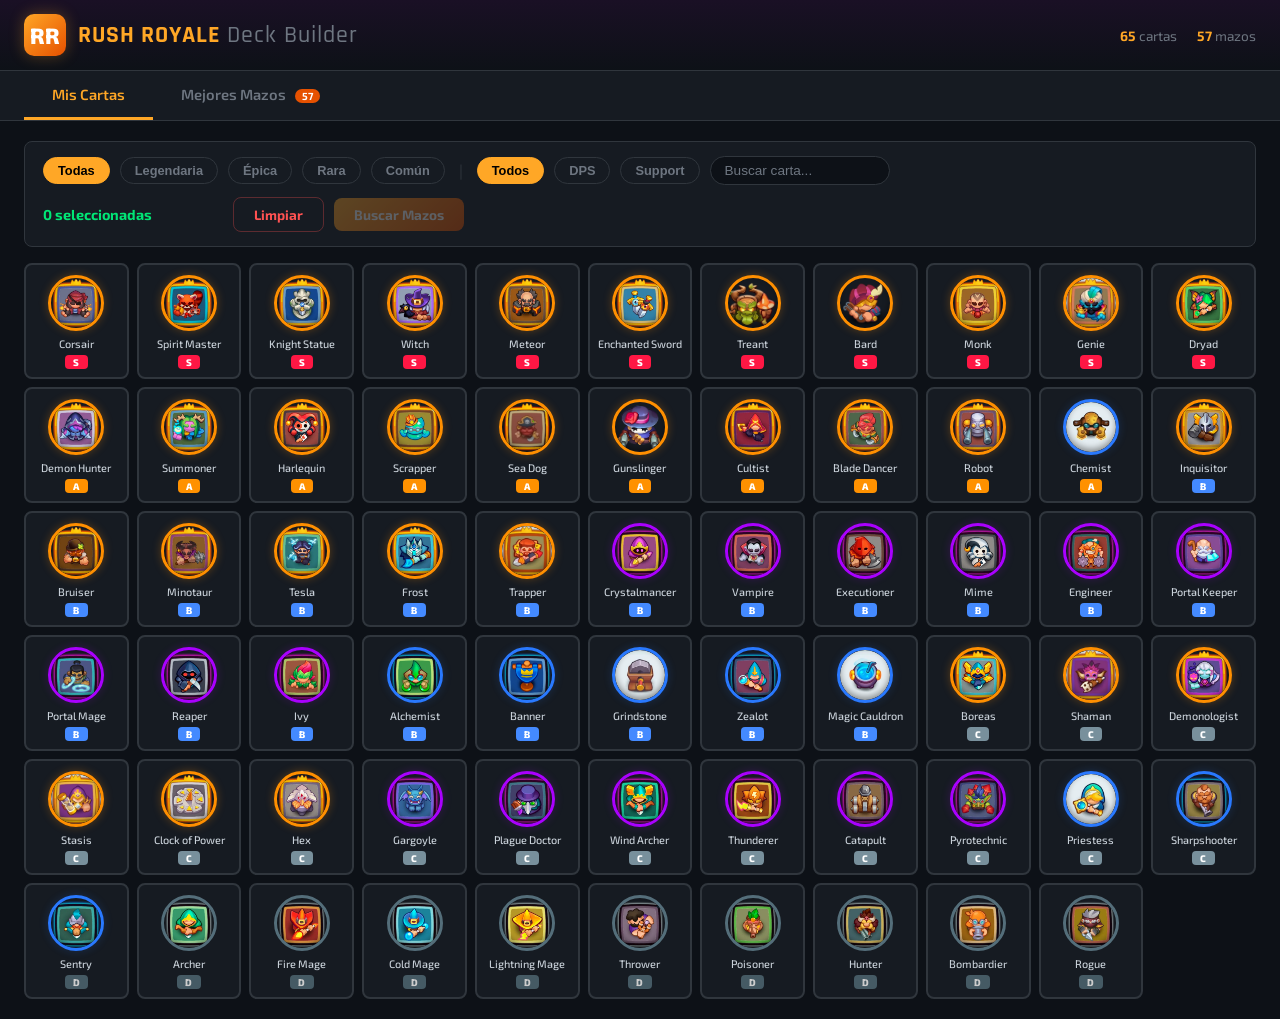
<file: old/rush-royale.html>
<!DOCTYPE html>
<html lang="es">
<head>
    <meta charset="UTF-8">
    <meta name="viewport" content="width=device-width, initial-scale=1.0">
    <title>Rush Royale - Deck Builder</title>
    <link href="https://fonts.googleapis.com/css2?family=Rajdhani:wght@400;500;600;700&family=Exo+2:wght@400;500;600;700;800&display=swap" rel="stylesheet">
    <style>
        :root {
            --bg-dark: #0d1117;
            --bg-card: #161b22;
            --bg-panel: #1c2333;
            --bg-hover: #21293a;
            --border: #30363d;
            --text: #c9d1d9;
            --text-dim: #6e7681;
            --text-bright: #f0f6fc;
            --gold: #ffa726;
            --gold-light: #ffcc80;
            --gold-dark: #e65100;
            --legendary: #ff8f00;
            --epic: #aa00ff;
            --rare: #2979ff;
            --common: #546e7a;
            --tier-s: #ff1744;
            --tier-a: #ff9100;
            --tier-b: #448aff;
            --tier-c: #78909c;
            --tier-d: #455a64;
            --green: #00e676;
            --pvp: #ff5252;
            --coop: #69f0ae;
            --f2p: #40c4ff;
            --radius: 8px;
        }

        * { margin: 0; padding: 0; box-sizing: border-box; }
        body {
            font-family: 'Exo 2', 'Segoe UI', sans-serif;
            background: var(--bg-dark);
            color: var(--text);
            min-height: 100vh;
        }

        /* === HEADER === */
        .header {
            background: linear-gradient(180deg, #1a1025 0%, var(--bg-dark) 100%);
            border-bottom: 1px solid var(--border);
            padding: 0;
        }
        .header-inner {
            max-width: 1400px; margin: 0 auto;
            display: flex; align-items: center; justify-content: space-between;
            padding: 14px 24px;
        }
        .logo {
            display: flex; align-items: center; gap: 12px;
        }
        .logo-icon {
            width: 42px; height: 42px; border-radius: 10px;
            background: linear-gradient(135deg, var(--gold), var(--gold-dark));
            display: flex; align-items: center; justify-content: center;
            font-size: 22px; font-weight: 800; color: #fff;
            box-shadow: 0 0 15px rgba(255,167,38,0.3);
        }
        .logo-text {
            font-family: 'Rajdhani', sans-serif;
            font-weight: 700; font-size: 1.5em; letter-spacing: 1px;
        }
        .logo-text span:first-child { color: var(--gold); }
        .logo-text span:last-child { color: var(--text-dim); font-weight: 500; }
        .header-stats {
            display: flex; gap: 20px; font-size: 0.85em; color: var(--text-dim);
        }
        .header-stats strong { color: var(--gold); }

        /* === NAV TABS === */
        .nav-bar {
            background: var(--bg-card);
            border-bottom: 1px solid var(--border);
        }
        .nav-inner {
            max-width: 1400px; margin: 0 auto;
            display: flex; gap: 0; padding: 0 24px;
        }
        .nav-tab {
            padding: 14px 28px; cursor: pointer; font-weight: 600; font-size: 0.92em;
            color: var(--text-dim); border-bottom: 3px solid transparent;
            transition: all 0.2s; position: relative;
        }
        .nav-tab:hover { color: var(--text); background: rgba(255,255,255,0.02); }
        .nav-tab.active { color: var(--gold); border-bottom-color: var(--gold); }
        .nav-tab .badge {
            background: var(--gold-dark); color: #fff; font-size: 0.7em;
            padding: 1px 7px; border-radius: 10px; margin-left: 6px; font-weight: 700;
        }

        /* === MAIN === */
        .main { max-width: 1400px; margin: 0 auto; padding: 20px 24px; }

        /* === TOOLBAR (filters + selected bar) === */
        .toolbar {
            background: var(--bg-card); border: 1px solid var(--border); border-radius: var(--radius);
            padding: 14px 18px; margin-bottom: 16px;
            display: flex; justify-content: space-between; align-items: center; flex-wrap: wrap; gap: 12px;
            position: sticky; top: 0; z-index: 100;
        }
        .toolbar-left { display: flex; align-items: center; gap: 10px; flex-wrap: wrap; }
        .toolbar-right { display: flex; align-items: center; gap: 10px; }

        .pill {
            padding: 5px 14px; border-radius: 20px; font-size: 0.8em; font-weight: 600;
            border: 1px solid var(--border); background: transparent; color: var(--text-dim);
            cursor: pointer; transition: all 0.2s; white-space: nowrap;
        }
        .pill:hover { border-color: var(--gold); color: var(--text); }
        .pill.active { background: var(--gold); color: #000; border-color: var(--gold); }

        .search-input {
            padding: 6px 14px; border-radius: 20px; font-size: 0.85em;
            border: 1px solid var(--border); background: var(--bg-dark); color: var(--text);
            width: 180px; transition: border-color 0.2s;
        }
        .search-input:focus { outline: none; border-color: var(--gold); }
        .search-input::placeholder { color: var(--text-dim); }

        .counter { font-weight: 700; color: var(--green); font-size: 0.9em; }
        .save-ind { color: var(--green); font-size: 0.75em; opacity: 0; transition: opacity 0.4s; margin-left: 6px; }
        .save-ind.show { opacity: 1; }

        .btn {
            padding: 8px 20px; border: none; border-radius: var(--radius); font-size: 0.85em;
            font-weight: 700; cursor: pointer; transition: all 0.2s; font-family: inherit;
        }
        .btn-gold { background: linear-gradient(135deg, var(--gold), var(--gold-dark)); color: #fff; }
        .btn-gold:hover { box-shadow: 0 4px 15px rgba(255,167,38,0.4); transform: translateY(-1px); }
        .btn-ghost { background: transparent; color: var(--pvp); border: 1px solid rgba(255,82,82,0.3); }
        .btn-ghost:hover { background: rgba(255,82,82,0.1); }
        .btn:disabled { opacity: 0.3; cursor: not-allowed; transform: none !important; box-shadow: none !important; }

        /* === CARDS GRID === */
        .cards-grid {
            display: grid; grid-template-columns: repeat(auto-fill, minmax(100px, 1fr));
            gap: 8px;
        }

        .card {
            position: relative; background: var(--bg-card); border-radius: var(--radius);
            padding: 10px 4px 8px; text-align: center; cursor: pointer;
            border: 2px solid var(--border); transition: all 0.2s; user-select: none;
        }
        .card:hover { border-color: #555; transform: translateY(-2px); box-shadow: 0 6px 20px rgba(0,0,0,0.4); }
        .card.selected { border-color: var(--green); background: rgba(0,230,118,0.05); }
        .card .check-mark {
            position: absolute; top: 4px; right: 4px; width: 20px; height: 20px;
            background: var(--green); border-radius: 50%; display: none;
            align-items: center; justify-content: center; font-size: 11px; color: #000; font-weight: 800;
        }
        .card.selected .check-mark { display: flex; }

        .card-img {
            width: 56px; height: 56px; border-radius: 50%; margin: 0 auto 6px;
            display: flex; align-items: center; justify-content: center;
            font-size: 24px; overflow: hidden; position: relative;
        }
        .card-img img { width: 100%; height: 100%; object-fit: cover; border-radius: 50%; }
        .card-img::after {
            content: ''; position: absolute; inset: 0; border-radius: 50%;
            box-shadow: inset 0 -3px 6px rgba(0,0,0,0.4);
        }

        /* Rarity ring */
        .rarity-legendary .card-img { border: 3px solid var(--legendary); box-shadow: 0 0 10px rgba(255,143,0,0.3); }
        .rarity-epic .card-img { border: 3px solid var(--epic); box-shadow: 0 0 10px rgba(170,0,255,0.2); }
        .rarity-rare .card-img { border: 3px solid var(--rare); box-shadow: 0 0 10px rgba(41,121,255,0.2); }
        .rarity-common .card-img { border: 3px solid var(--common); }

        .card-label { font-size: 0.68em; line-height: 1.2; color: var(--text); font-weight: 500; }
        .tier-badge {
            display: inline-block; font-size: 0.6em; font-weight: 800; padding: 1px 8px;
            border-radius: 4px; margin-top: 3px; letter-spacing: 0.5px;
        }
        .tier-S { background: var(--tier-s); color: #fff; }
        .tier-A { background: var(--tier-a); color: #fff; }
        .tier-B { background: var(--tier-b); color: #fff; }
        .tier-C { background: var(--tier-c); color: #fff; }
        .tier-D { background: var(--tier-d); color: #ccc; }

        /* Tooltip */
        .tip {
            display: none; position: absolute; bottom: calc(100% + 8px); left: 50%; transform: translateX(-50%);
            background: #1a1f2e; border: 1px solid var(--border); border-radius: var(--radius);
            padding: 10px 12px; width: 210px; z-index: 200; text-align: left;
            font-size: 0.72em; line-height: 1.5; pointer-events: none;
            box-shadow: 0 8px 30px rgba(0,0,0,0.7);
        }
        .card:hover .tip { display: block; }
        .tip-name { color: var(--gold); font-weight: 700; font-size: 1.1em; }
        .tip-role { color: var(--green); font-size: 0.9em; margin: 2px 0 4px; }
        .tip-desc { color: var(--text-dim); }

        /* === DECKS SECTION === */
        .decks-section { display: none; }
        .decks-section.visible { display: block; }

        .tier-group { margin-bottom: 28px; }
        .tier-group-head {
            font-family: 'Rajdhani', sans-serif;
            display: flex; align-items: center; gap: 10px;
            font-size: 1.15em; font-weight: 700; padding: 8px 0; margin-bottom: 12px;
            border-bottom: 1px solid var(--border); color: var(--text);
        }

        .decks-grid {
            display: grid; grid-template-columns: repeat(auto-fill, minmax(360px, 1fr));
            gap: 12px;
        }

        .deck-card {
            background: var(--bg-card); border: 1px solid var(--border); border-radius: var(--radius);
            padding: 16px; transition: all 0.2s; position: relative;
        }
        .deck-card:hover { border-color: #444; box-shadow: 0 4px 20px rgba(0,0,0,0.3); }
        .deck-header { display: flex; justify-content: space-between; align-items: flex-start; margin-bottom: 8px; }
        .deck-name {
            font-family: 'Rajdhani', sans-serif;
            font-size: 1.05em; font-weight: 700; color: var(--text-bright);
        }
        .deck-match {
            font-size: 0.78em; font-weight: 700; padding: 3px 10px; border-radius: 4px; white-space: nowrap;
        }
        .match-100 { background: rgba(0,230,118,0.15); color: var(--green); }
        .match-80 { background: rgba(255,167,38,0.15); color: var(--gold); }
        .match-60 { background: rgba(255,167,38,0.1); color: var(--gold-light); }
        .match-low { background: rgba(255,82,82,0.1); color: #ff8a80; }
        .deck-tags { display: flex; gap: 6px; flex-wrap: wrap; margin-bottom: 10px; }
        .tag {
            font-size: 0.7em; font-weight: 600; padding: 2px 10px;
            border-radius: 4px; letter-spacing: 0.3px;
        }
        .tag-pvp { background: rgba(255,82,82,0.12); color: var(--pvp); }
        .tag-coop { background: rgba(105,240,174,0.12); color: var(--coop); }
        .tag-f2p { background: rgba(64,196,255,0.12); color: var(--f2p); }
        .tag-trophies { background: rgba(255,167,38,0.1); color: var(--gold-light); }

        .deck-units { display: flex; gap: 6px; flex-wrap: wrap; }
        .deck-unit { text-align: center; width: 64px; }
        .deck-unit .card-img { width: 44px; height: 44px; margin: 0 auto 3px; font-size: 16px; }
        .deck-unit .card-label { font-size: 0.6em; color: var(--text-dim); }
        .deck-unit.is-missing { opacity: 0.2; }
        .deck-unit.is-owned .card-label { color: var(--green); }

        .deck-tip {
            font-size: 0.75em; color: var(--text-dim); margin-top: 10px;
            padding-top: 8px; border-top: 1px solid rgba(255,255,255,0.04);
            line-height: 1.4;
        }

        .deck-missing-list {
            font-size: 0.72em; color: #ff8a80; margin-top: 6px;
        }

        .no-results { text-align: center; color: var(--text-dim); padding: 60px 20px; }
        .no-results p { margin-top: 8px; font-size: 0.9em; }

        .separator { color: var(--border); margin: 0 4px; }

        /* Scrollbar */
        ::-webkit-scrollbar { width: 6px; }
        ::-webkit-scrollbar-track { background: var(--bg-dark); }
        ::-webkit-scrollbar-thumb { background: #333; border-radius: 3px; }

        @media (max-width: 700px) {
            .cards-grid { grid-template-columns: repeat(auto-fill, minmax(78px, 1fr)); gap: 6px; }
            .decks-grid { grid-template-columns: 1fr; }
            .header-inner { flex-direction: column; gap: 8px; }
            .header-stats { display: none; }
            .toolbar { flex-direction: column; align-items: stretch; }
            .toolbar-left, .toolbar-right { justify-content: center; }
            .nav-tab { padding: 12px 16px; font-size: 0.85em; }
        }
    </style>
</head>
<body>

<div class="header">
    <div class="header-inner">
        <div class="logo">
            <div class="logo-icon">RR</div>
            <div class="logo-text"><span>RUSH ROYALE</span> <span>Deck Builder</span></div>
        </div>
        <div class="header-stats">
            <span><strong id="totalUnits">65</strong> cartas</span>
            <span><strong id="totalDecks">52</strong> mazos</span>
        </div>
    </div>
</div>

<div class="nav-bar">
    <div class="nav-inner">
        <div class="nav-tab active" onclick="showTab('select')">Mis Cartas</div>
        <div class="nav-tab" onclick="showTab('decks')">Mejores Mazos <span class="badge" id="deckBadge">52</span></div>
    </div>
</div>

<div class="main">
    <!-- TAB: Card Selection -->
    <div id="tab-select">
        <div class="toolbar">
            <div class="toolbar-left">
                <button class="pill active" data-f="rarity" onclick="fRarity('all',this)">Todas</button>
                <button class="pill" data-f="rarity" onclick="fRarity('legendary',this)">Legendaria</button>
                <button class="pill" data-f="rarity" onclick="fRarity('epic',this)">Épica</button>
                <button class="pill" data-f="rarity" onclick="fRarity('rare',this)">Rara</button>
                <button class="pill" data-f="rarity" onclick="fRarity('common',this)">Común</button>
                <span class="separator">|</span>
                <button class="pill active" data-f="role" onclick="fRole('all',this)">Todos</button>
                <button class="pill" data-f="role" onclick="fRole('dps',this)">DPS</button>
                <button class="pill" data-f="role" onclick="fRole('support',this)">Support</button>
                <input type="text" class="search-input" placeholder="Buscar carta..." oninput="fSearch(this.value)">
            </div>
            <div class="toolbar-right">
                <span class="counter" id="selCount">0 seleccionadas</span>
                <span class="save-ind" id="saveInd">Guardado</span>
                <button class="btn btn-ghost" onclick="clearSel()">Limpiar</button>
                <button class="btn btn-gold" onclick="goToDecks()" id="findBtn" disabled>Buscar Mazos</button>
            </div>
        </div>
        <div class="cards-grid" id="cardsGrid"></div>
    </div>

    <!-- TAB: Decks -->
    <div id="tab-decks" class="decks-section">
        <div class="toolbar">
            <div class="toolbar-left">
                <button class="pill active" data-f="dtype" onclick="fDeck('all',this)">Todos</button>
                <button class="pill" data-f="dtype" onclick="fDeck('PvP',this)">PvP</button>
                <button class="pill" data-f="dtype" onclick="fDeck('Co-op',this)">Co-op</button>
                <button class="pill" data-f="dtype" onclick="fDeck('F2P',this)">F2P</button>
                <span class="separator">|</span>
                <button class="pill active" data-f="dtier" onclick="fDTier('all',this)">Todos Tiers</button>
                <button class="pill" data-f="dtier" onclick="fDTier('S',this)">S</button>
                <button class="pill" data-f="dtier" onclick="fDTier('A',this)">A</button>
                <button class="pill" data-f="dtier" onclick="fDTier('B',this)">B</button>
                <button class="pill" data-f="dtier" onclick="fDTier('C',this)">C</button>
            </div>
            <div class="toolbar-right">
                <span class="counter" id="deckCount">52 mazos</span>
            </div>
        </div>
        <div id="decksOut"></div>
    </div>
</div>

<script>
// === UNITS ===
const units = [
    {name:"Corsair",r:"legendary",t:"S",icon:"🏴‍☠️",role:"dps",desc:"Daño en área que aumenta con cada oleada.",img:"images/corsair.png"},
    {name:"Spirit Master",r:"legendary",t:"S",icon:"👻",role:"dps",desc:"Invoca espíritus. Escala con nivel de merge.",img:"images/spirit-master.png"},
    {name:"Knight Statue",r:"legendary",t:"S",icon:"🗿",role:"support",desc:"Buff crucial: aumenta daño de unidades adyacentes.",img:"images/knight-statue.png"},
    {name:"Witch",r:"legendary",t:"S",icon:"🧙‍♀️",role:"support",desc:"Debuffea enemigos reduciendo velocidad y resistencia.",img:"images/witch.png"},
    {name:"Meteor",r:"legendary",t:"S",icon:"☄️",role:"dps",desc:"Meteoros con daño masivo en área.",img:"images/meteor.png"},
    {name:"Enchanted Sword",r:"legendary",t:"S",icon:"⚔️",role:"dps",desc:"Espada mágica. Marca enemigos para daño extra.",img:"images/enchanted-sword.png"},
    {name:"Treant",r:"legendary",t:"S",icon:"🌳",role:"dps",desc:"Crece durante la partida consumiendo unidades.",img:"images/treant.png"},
    {name:"Bard",r:"legendary",t:"S",icon:"🎵",role:"support",desc:"Acelera velocidad de ataque de adyacentes.",img:"images/bard.png"},
    {name:"Monk",r:"legendary",t:"S",icon:"🧘",role:"support",desc:"Genera maná extra y buffs defensivos.",img:"images/monk.png"},
    {name:"Genie",r:"legendary",t:"S",icon:"🧞",role:"dps",desc:"DPS top. Deseos potencian su daño masivamente.",img:"images/genie.webp"},
    {name:"Dryad",r:"legendary",t:"S",icon:"🌿",role:"support",desc:"Sube nivel de adyacentes al fusionarse. Core meta.",img:"images/dryad.png"},
    {name:"Demon Hunter",r:"legendary",t:"A",icon:"😈",role:"dps",desc:"Stacks de daño con cada merge. A 40 golpea a todos.",img:"images/demon-hunter.png"},
    {name:"Summoner",r:"legendary",t:"A",icon:"📜",role:"support",desc:"Invoca unidades aleatorias. Llena campo rápido.",img:"images/summoner.png"},
    {name:"Harlequin",r:"legendary",t:"A",icon:"🃏",role:"support",desc:"Copia unidad adyacente. Facilita merges y combos.",img:"images/harlequin.png"},
    {name:"Scrapper",r:"legendary",t:"A",icon:"🔧",role:"support",desc:"Elimina unidades devolviendo maná.",img:"images/scrapper.png"},
    {name:"Sea Dog",r:"legendary",t:"A",icon:"🐕",role:"dps",desc:"Pirata con cañonazos en área.",img:"images/sea-dog.png"},
    {name:"Gunslinger",r:"legendary",t:"A",icon:"🔫",role:"dps",desc:"Ráfagas rápidas que atraviesan enemigos.",img:"images/gunslinger.png"},
    {name:"Cultist",r:"legendary",t:"A",icon:"🔮",role:"dps",desc:"Daño masivo con múltiples cultistas en tablero.",img:"images/cultist.png"},
    {name:"Blade Dancer",r:"legendary",t:"A",icon:"💃",role:"dps",desc:"Velocidad crece con adyacentes iguales.",img:"images/blade-dancer.png"},
    {name:"Robot",r:"legendary",t:"A",icon:"🤖",role:"dps",desc:"Láseres que rebotan entre enemigos.",img:"images/robot.png"},
    {name:"Inquisitor",r:"legendary",t:"B",icon:"⚡",role:"dps",desc:"Buff con 1, 4, 7 o 9 en tablero. Fuerte vs bosses.",img:"images/inquisitor.png"},
    {name:"Bruiser",r:"legendary",t:"B",icon:"👊",role:"dps",desc:"Golpe físico masivo. Fuerza bruta.",img:"images/bruiser.png"},
    {name:"Minotaur",r:"legendary",t:"B",icon:"🐂",role:"support",desc:"Terremotos que ralentizan y dañan en área.",img:"images/minotaur.png"},
    {name:"Tesla",r:"legendary",t:"B",icon:"🔋",role:"dps",desc:"Cadena de rayos entre enemigos cercanos.",img:"images/tesla.webp"},
    {name:"Frost",r:"legendary",t:"B",icon:"🥶",role:"support",desc:"Congela y ralentiza en área.",img:"images/frost.png"},
    {name:"Trapper",r:"legendary",t:"B",icon:"🪤",role:"support",desc:"Trampas que inmovilizan enemigos.",img:"images/trapper.webp"},
    {name:"Boreas",r:"legendary",t:"C",icon:"❄️",role:"dps",desc:"Hielo en área. Tres fases de ataque.",img:"images/boreas.png"},
    {name:"Shaman",r:"legendary",t:"C",icon:"🪶",role:"support",desc:"Reduce nivel de merge enemigo. Disruptivo.",img:"images/shaman.webp"},
    {name:"Demonologist",r:"legendary",t:"C",icon:"📖",role:"dps",desc:"Invoca demonios independientes.",img:"images/demonologist.png"},
    {name:"Stasis",r:"legendary",t:"C",icon:"⏸️",role:"support",desc:"Congela enemigos temporalmente.",img:"images/stasis.webp"},
    {name:"Clock of Power",r:"legendary",t:"C",icon:"🕐",role:"support",desc:"Acelera tiempo para unidades aliadas.",img:"images/clock-of-power.png"},
    {name:"Hex",r:"legendary",t:"C",icon:"✡️",role:"support",desc:"Maldice enemigos haciéndolos vulnerables.",img:"images/hex.png"},
    {name:"Crystalmancer",r:"epic",t:"B",icon:"💎",role:"dps",desc:"Cristales con daño creciente.",img:"images/crystalmancer.png"},
    {name:"Vampire",r:"epic",t:"B",icon:"🧛",role:"support",desc:"Drena vida y genera maná.",img:"images/vampire.png"},
    {name:"Executioner",r:"epic",t:"B",icon:"🪓",role:"dps",desc:"Hachas giratorias que golpean en línea.",img:"images/executioner.png"},
    {name:"Mime",r:"epic",t:"B",icon:"🎭",role:"support",desc:"Copia la unidad fusionada. Duplica clave.",img:"images/mime.png"},
    {name:"Engineer",r:"epic",t:"B",icon:"⚙️",role:"dps",desc:"Torretas auto. Poder en cadena.",img:"images/engineer.png"},
    {name:"Portal Keeper",r:"epic",t:"B",icon:"🚪",role:"support",desc:"Teleporta unidades a posiciones óptimas.",img:"images/portal-keeper.png"},
    {name:"Portal Mage",r:"epic",t:"B",icon:"🌀",role:"support",desc:"Envía enemigos al inicio del camino.",img:"images/portal-mage.png"},
    {name:"Reaper",r:"epic",t:"B",icon:"💀",role:"dps",desc:"Ejecuta enemigos con poca vida.",img:"images/reaper.png"},
    {name:"Gargoyle",r:"epic",t:"C",icon:"🗽",role:"dps",desc:"Se petrifica y gana daño. Ciclos.",img:"images/gargoyle.png"},
    {name:"Plague Doctor",r:"epic",t:"C",icon:"🩺",role:"dps",desc:"Veneno que daña con el tiempo.",img:"images/plague-doctor.png"},
    {name:"Wind Archer",r:"epic",t:"C",icon:"🏹",role:"dps",desc:"Flechas de viento que empujan enemigos.",img:"images/wind-archer.png"},
    {name:"Thunderer",r:"epic",t:"C",icon:"⛈️",role:"dps",desc:"Rayos aleatorios AoE.",img:"images/thunderer.png"},
    {name:"Ivy",r:"epic",t:"B",icon:"🌱",role:"support",desc:"Enreda enemigos ralentizándolos.",img:"images/ivy.png"},
    {name:"Catapult",r:"epic",t:"C",icon:"🏗️",role:"dps",desc:"Rocas con daño en área. Lento.",img:"images/catapult.png"},
    {name:"Pyrotechnic",r:"epic",t:"C",icon:"🎆",role:"dps",desc:"Explosivos. Escala aislado.",img:"images/pyrotechnic.png"},
    {name:"Chemist",r:"rare",t:"A",icon:"🧪",role:"support",desc:"Aumenta daño que reciben enemigos.",img:"images/chemist.webp"},
    {name:"Alchemist",r:"rare",t:"B",icon:"⚗️",role:"support",desc:"Pociones que ralentizan y dañan.",img:"images/alchemist.png"},
    {name:"Banner",r:"rare",t:"B",icon:"🚩",role:"support",desc:"Buff de daño a adyacentes.",img:"images/banner.png"},
    {name:"Grindstone",r:"rare",t:"B",icon:"🪨",role:"support",desc:"Aumenta daño crítico adyacente.",img:"images/grindstone.webp"},
    {name:"Zealot",r:"rare",t:"B",icon:"🙏",role:"dps",desc:"DPS que se potencia con soporte.",img:"images/zealot.png"},
    {name:"Magic Cauldron",r:"rare",t:"B",icon:"🍵",role:"support",desc:"Genera maná pasivo.",img:"images/magic-cauldron.webp"},
    {name:"Priestess",r:"rare",t:"C",icon:"⛪",role:"support",desc:"Genera maná al atacar.",img:"images/priestess.webp"},
    {name:"Sharpshooter",r:"rare",t:"C",icon:"🎯",role:"dps",desc:"Alto daño single-target.",img:"images/sharpshooter.png"},
    {name:"Sentry",r:"rare",t:"D",icon:"🛡️",role:"dps",desc:"Defensiva con ataque lento.",img:"images/sentry.png"},
    {name:"Archer",r:"common",t:"D",icon:"🏹",role:"dps",desc:"Unidad básica de daño.",img:"images/archer.png"},
    {name:"Fire Mage",r:"common",t:"D",icon:"🔥",role:"dps",desc:"Bolas de fuego moderadas.",img:"images/fire-mage.png"},
    {name:"Cold Mage",r:"common",t:"D",icon:"❄️",role:"support",desc:"Ralentiza enemigos con hielo.",img:"images/cold-mage.png"},
    {name:"Lightning Mage",r:"common",t:"D",icon:"⚡",role:"dps",desc:"Cadena de rayos básica.",img:"images/lightning-mage.png"},
    {name:"Thrower",r:"common",t:"D",icon:"🪃",role:"dps",desc:"Proyectiles que rebotan.",img:"images/thrower.png"},
    {name:"Poisoner",r:"common",t:"D",icon:"☠️",role:"dps",desc:"Veneno básico DoT.",img:"images/poisoner.png"},
    {name:"Hunter",r:"common",t:"D",icon:"🏹",role:"dps",desc:"Flechas rápidas single-target.",img:"images/hunter.png"},
    {name:"Bombardier",r:"common",t:"D",icon:"💣",role:"dps",desc:"Bombas con daño en área.",img:"images/bombardier.png"},
    {name:"Rogue",r:"common",t:"D",icon:"🗡️",role:"dps",desc:"Ataque rápido cuerpo a cuerpo.",img:"images/rogue.png"},
];

const seen = new Set();
const U = units.filter(u => { if (seen.has(u.name)) return false; seen.add(u.name); return true; });
const uMap = {}; U.forEach(u => uMap[u.name] = u);

// === META DECKS ===
const metaDecks = [
    // S-TIER
    {name:"Genie Control",cards:["Genie","Bruiser","Enchanted Sword","Harlequin","Dryad"],tier:"S",type:"PvP",tr:9200,tip:"Genie acumula deseos con vortex merging. Enchanted Sword marca para daño extra."},
    {name:"Genie Meteor",cards:["Genie","Meteor","Dryad","Harlequin","Knight Statue"],tier:"S",type:"PvP",tr:9000,tip:"Doble DPS: Meteor AoE + Genie single target."},
    {name:"Corsair Bard",cards:["Corsair","Bard","Dryad","Knight Statue","Harlequin"],tier:"S",type:"PvP",tr:8500,tip:"Bard acelera ataque de Corsair. Knight Statue amplifica daño."},
    {name:"Spirit Master DPS",cards:["Spirit Master","Dryad","Scrapper","Knight Statue","Harlequin"],tier:"S",type:"PvP",tr:8000,tip:"Spirit Master escala con merge level. Scrapper reorganiza campo."},
    {name:"Demon Hunter Assault",cards:["Demon Hunter","Dryad","Harlequin","Enchanted Sword","Knight Statue"],tier:"S",type:"PvP",tr:8000,tip:"DH gana stacks con cada merge. A 40 stacks golpea a todos."},
    {name:"Corsair Aggro",cards:["Corsair","Dryad","Harlequin","Knight Statue","Scrapper"],tier:"S",type:"PvP",tr:8000,tip:"Corsair DPS principal con soporte completo de buffs."},
    {name:"Meteor Rain",cards:["Meteor","Dryad","Harlequin","Scrapper","Knight Statue"],tier:"S",type:"PvP",tr:7500,tip:"Meteoros potenciados por Knight Statue. Destruye oleadas."},
    {name:"Treant Power",cards:["Treant","Dryad","Harlequin","Knight Statue","Summoner"],tier:"S",type:"PvP",tr:7500,tip:"Treant consume unidades para crecer. Summoner alimenta."},
    {name:"Treant Bard Co-op",cards:["Treant","Bard","Dryad","Harlequin","Knight Statue"],tier:"S",type:"Co-op",tr:0,tip:"Treant carry, Bard acelera su ataque masivamente."},
    {name:"SM Demonologist",cards:["Spirit Master","Demonologist","Clock of Power","Demon Hunter","Robot"],tier:"S",type:"PvP",tr:8000,tip:"Mana-hungry DPS. Domina en partidas cortas."},

    // A-TIER
    {name:"Blade Dancer Flow",cards:["Blade Dancer","Dryad","Harlequin","Summoner","Knight Statue"],tier:"A",type:"PvP",tr:7000,tip:"Blade Dancer escala con adyacentes iguales. Dryad sube nivel."},
    {name:"Blade Dancer Portal",cards:["Blade Dancer","Harlequin","Dryad","Portal Keeper","Scrapper"],tier:"A",type:"PvP",tr:7000,tip:"Portal Keeper reposiciona BDs para maximizar daño."},
    {name:"Bruiser Smash",cards:["Bruiser","Dryad","Harlequin","Knight Statue","Mime"],tier:"A",type:"PvP",tr:7000,tip:"Bruiser golpe masivo. Mime duplica unidades clave."},
    {name:"Witch Riding Hood",cards:["Witch","Summoner","Harlequin","Dryad","Knight Statue"],tier:"A",type:"PvP",tr:7000,tip:"Witch absorbe unidades para ganar cargas y maná."},
    {name:"Sea Dog Pirate",cards:["Sea Dog","Corsair","Dryad","Knight Statue","Harlequin"],tier:"A",type:"PvP",tr:7000,tip:"Doble pirata cubriendo diferentes rangos de AoE."},
    {name:"DH Cultist Hybrid",cards:["Demon Hunter","Cultist","Dryad","Harlequin","Knight Statue"],tier:"A",type:"PvP",tr:7000,tip:"DH carry con Cultist DPS secundario."},
    {name:"Inquisitor Burst",cards:["Inquisitor","Knight Statue","Clock of Power","Dryad","Harlequin"],tier:"A",type:"PvP",tr:7000,tip:"Mantener 1, 4, 7 o 9 Inquisitors para buff de daño."},
    {name:"Inquisitor Portal",cards:["Inquisitor","Portal Keeper","Knight Statue","Scrapper","Bombardier"],tier:"A",type:"PvP",tr:6500,tip:"Portal Keeper posiciona Inquisitors óptimamente."},
    {name:"Monk Enchanted",cards:["Monk","Enchanted Sword","Harlequin","Dryad","Mime"],tier:"A",type:"PvP",tr:6500,tip:"Monk en líneas verticales y horizontales para bonus."},
    {name:"Shaman Disruptor",cards:["Shaman","Harlequin","Summoner","Mime","Knight Statue"],tier:"A",type:"PvP",tr:6500,tip:"Merge shamans reduce nivel enemigo. Muy disruptivo."},
    {name:"Cultist Circle",cards:["Cultist","Harlequin","Dryad","Summoner","Knight Statue"],tier:"A",type:"PvP",tr:6500,tip:"Múltiples Cultists amplifican daño exponencialmente."},
    {name:"Monk Zen",cards:["Monk","Dryad","Harlequin","Knight Statue","Summoner"],tier:"A",type:"PvP",tr:6500,tip:"Monk genera maná y buffs. Summoner llena tablero."},
    {name:"Witch Hex Control",cards:["Witch","Hex","Dryad","Harlequin","Summoner"],tier:"A",type:"PvP",tr:6000,tip:"Doble debuff: Witch velocidad, Hex vulnerabilidad."},
    {name:"Inquisitor Cold",cards:["Inquisitor","Mime","Cold Mage","Harlequin","Summoner"],tier:"A",type:"PvP",tr:6000,tip:"Cold Mage ralentiza para que Inquisitor stackee más."},
    {name:"Robot Clock",cards:["Robot","Clock of Power","Frost","Harlequin","Summoner"],tier:"A",type:"PvP",tr:6000,tip:"Clock of Power acelera Robot. Frost controla oleadas."},
    {name:"Bruiser Clock",cards:["Bruiser","Harlequin","Clock of Power","Scrapper","Mime"],tier:"A",type:"PvP",tr:6000,tip:"Bruiser potenciado por Clock of Power. Tempo rápido."},
    {name:"Bard Trapper",cards:["Bard","Harlequin","Magic Cauldron","Dryad","Trapper"],tier:"A",type:"PvP",tr:5500,tip:"Trapper inmoviliza mientras Bard acelera todo el tablero."},
    {name:"Gunslinger Rush",cards:["Gunslinger","Knight Statue","Dryad","Harlequin","Scrapper"],tier:"A",type:"PvP",tr:6000,tip:"Gunslinger con ráfagas rápidas. Knight Statue bufea DPS."},
    {name:"DH Priestess Co-op",cards:["Demon Hunter","Priestess","Chemist","Cold Mage","Summoner"],tier:"A",type:"Co-op",tr:0,tip:"DH carry en co-op. Chemist amplifica daño del equipo."},
    {name:"Zealot Co-op",cards:["Harlequin","Zealot","Grindstone","Dryad","Chemist"],tier:"A",type:"Co-op",tr:0,tip:"Zealot se potencia con soporte. Grindstone amplifica crits."},
    {name:"Zealot Cauldron Co-op",cards:["Harlequin","Zealot","Chemist","Magic Cauldron","Cold Mage"],tier:"A",type:"Co-op",tr:0,tip:"Zealot con economía de maná. Cold Mage control."},
    {name:"Shaman Support Co-op",cards:["Shaman","Harlequin","Dryad","Portal Keeper","Mime"],tier:"A",type:"Co-op",tr:0,tip:"Soporte puro: baja nivel enemigo mientras el carry destroza."},
    {name:"Inquisitor Carry Co-op",cards:["Inquisitor","Knight Statue","Bombardier","Dryad","Portal Keeper"],tier:"A",type:"Co-op",tr:0,tip:"Inquisitor carry con Bombardier stun. Portal Keeper posiciona."},
    {name:"Stasis Inquisitor",cards:["Stasis","Inquisitor","Harlequin","Summoner","Demonologist"],tier:"A",type:"PvP",tr:5500,tip:"Stasis congela mientras Inquisitor stackea daño."},

    // B-TIER
    {name:"Boreas Grindstone",cards:["Boreas","Grindstone","Dryad","Portal Keeper","Chemist"],tier:"B",type:"PvP",tr:5500,tip:"Grindstone amplifica crits de Boreas. Triple fase de ataque."},
    {name:"Tesla Storm",cards:["Tesla","Dryad","Harlequin","Knight Statue","Frost"],tier:"B",type:"PvP",tr:5500,tip:"Tesla encadena rayos. Frost agrupa enemigos."},
    {name:"Minotaur Tank",cards:["Minotaur","Dryad","Frost","Harlequin","Knight Statue"],tier:"B",type:"PvP",tr:5000,tip:"Minotaur stun + Frost slow = control total."},
    {name:"Engineer Chain",cards:["Engineer","Harlequin","Mime","Chemist","Bombardier"],tier:"B",type:"PvP F2P",tr:5000,tip:"Engineers en cadena escalan daño. F2P friendly."},
    {name:"Meteor Minotaur",cards:["Harlequin","Mime","Meteor","Minotaur","Portal Mage"],tier:"B",type:"PvP",tr:5000,tip:"Meteoritos + Minotaur stun. Portal Mage devuelve enemigos."},
    {name:"Stasis Freeze",cards:["Stasis","Frost","Dryad","Harlequin","Summoner"],tier:"B",type:"PvP",tr:4500,tip:"Doble freeze. Enemigos apenas se mueven."},
    {name:"Pyro Grindstone",cards:["Pyrotechnic","Grindstone","Portal Keeper","Dryad","Vampire"],tier:"B",type:"PvP",tr:4000,tip:"Pyro escala aislado. Grindstone mejora crits."},
    {name:"Crystal Thunder",cards:["Crystalmancer","Thunderer","Bombardier","Cold Mage","Chemist"],tier:"B",type:"PvP",tr:4000,tip:"Control con debuffs y CC. Sin legendarias."},
    {name:"La Meule (Boreas)",cards:["Boreas","Grindstone","Dryad","Harlequin","Executioner"],tier:"B",type:"PvP",tr:3500,tip:"Combo clásico Boreas + Grindstone + Executioner backup."},
    {name:"Boreas Chemist",cards:["Boreas","Dryad","Harlequin","Chemist","Summoner"],tier:"B",type:"PvP",tr:4000,tip:"Boreas potenciado por Chemist debuff."},
    {name:"Gatekeeper",cards:["Portal Keeper","Dryad","Priestess","Engineer","Chemist"],tier:"B",type:"PvP",tr:3000,tip:"Portal Keeper reposiciona. Economía con Priestess."},
    {name:"Trapper DH",cards:["Trapper","Enchanted Sword","Witch","Demon Hunter","Dryad"],tier:"B",type:"PvP",tr:5000,tip:"Trapper inmoviliza, DH stackea libre. Witch debufea."},
    {name:"Bombardier Grindstone",cards:["Bombardier","Grindstone","Vampire","Boreas","Trapper"],tier:"B",type:"PvP",tr:3500,tip:"Combo accesible. Grindstone amplifica todo."},
    {name:"BD Carry Co-op",cards:["Blade Dancer","Dryad","Harlequin","Portal Keeper","Bombardier"],tier:"B",type:"Co-op",tr:0,tip:"Blade Dancer carry. Portal Keeper optimiza posición."},
    {name:"Tesla Carry Co-op",cards:["Tesla","Knight Statue","Bombardier","Dryad","Portal Keeper"],tier:"B",type:"Co-op",tr:0,tip:"Tesla carry con Knight Statue buffer."},
    {name:"Engineer Carry Co-op",cards:["Engineer","Portal Keeper","Harlequin","Bombardier","Dryad"],tier:"B",type:"Co-op",tr:0,tip:"Engineer en cadena como carry."},
    {name:"Witch Tesla Co-op",cards:["Witch","Knight Statue","Tesla","Bombardier","Dryad"],tier:"B",type:"Co-op",tr:0,tip:"Witch merges potencian Tesla. Knight Statue bufea."},
    {name:"Crystal Mime Co-op",cards:["Crystalmancer","Mime","Wind Archer","Hex","Alchemist"],tier:"B",type:"Co-op",tr:0,tip:"Co-op accesible sin legendarias top."},

    // C-TIER
    {name:"F2P Crystalmancer",cards:["Crystalmancer","Chemist","Grindstone","Banner","Bombardier"],tier:"C",type:"PvP F2P",tr:2500,tip:"Sin legendarias. Crystalmancer DPS, Banner + Chemist bufean."},
    {name:"F2P Executioner",cards:["Executioner","Chemist","Vampire","Alchemist","Banner"],tier:"C",type:"PvP F2P",tr:3000,tip:"F2P accesible. Vampire maná, Chemist amplifica."},
    {name:"F2P Engineer",cards:["Engineer","Plague Doctor","Priestess","Bombardier","Portal Mage"],tier:"C",type:"PvP F2P",tr:2000,tip:"F2P friendly. Engineers cadena + economía Priestess."},
    {name:"Reaper Intermedio",cards:["Reaper","Priestess","Engineer","Lightning Mage","Hunter"],tier:"C",type:"PvP",tr:2000,tip:"Deck intermedio. Reaper ejecuta enemigos bajos."},
    {name:"Principiante",cards:["Archer","Hunter","Alchemist","Reaper","Priestess"],tier:"C",type:"PvP",tr:1000,tip:"Tu primer mazo competitivo."},
];

// === STATE ===
let sel = new Set(JSON.parse(localStorage.getItem('rr_selected') || '[]'));
let fR = 'all', fRo = 'all', fS = '', fDt = 'all', fDTi = 'all';

function save() {
    localStorage.setItem('rr_selected', JSON.stringify([...sel]));
    const i = document.getElementById('saveInd');
    i.classList.add('show'); setTimeout(() => i.classList.remove('show'), 1200);
}

// === RENDER CARDS ===
function renderCards() {
    const g = document.getElementById('cardsGrid');
    const to = {S:0,A:1,B:2,C:3,D:4}, ro = {legendary:0,epic:1,rare:2,common:3};
    let f = U.filter(u => {
        if (fR !== 'all' && u.r !== fR) return false;
        if (fRo !== 'all' && u.role !== fRo) return false;
        if (fS && !u.name.toLowerCase().includes(fS.toLowerCase())) return false;
        return true;
    }).sort((a,b) => to[a.t]-to[b.t] || ro[a.r]-ro[b.r]);

    g.innerHTML = f.map(u => `
        <div class="card rarity-${u.r} ${sel.has(u.name)?'selected':''}" onclick="toggle('${u.name.replace(/'/g,"\\'")}')">
            <div class="check-mark">✓</div>
            <div class="card-img">${u.img?`<img src="${u.img}" alt="${u.name}" onerror="this.parentElement.textContent='${u.icon}'">`:u.icon}</div>
            <div class="card-label">${u.name}</div>
            <div class="tier-badge tier-${u.t}">${u.t}</div>
            <div class="tip"><div class="tip-name">${u.name}</div><div class="tip-role">${u.role==='dps'?'DPS':'Support'}</div><div class="tip-desc">${u.desc}</div></div>
        </div>
    `).join('');
    updCount();
}

function toggle(n) { sel.has(n)?sel.delete(n):sel.add(n); save(); renderCards(); }
function updCount() {
    const c = sel.size;
    document.getElementById('selCount').textContent = `${c} seleccionada${c!==1?'s':''}`;
    document.getElementById('findBtn').disabled = c < 5;
}
function clearSel() { sel.clear(); save(); renderCards(); }
function fRarity(v,b) { fR=v; document.querySelectorAll('[data-f="rarity"]').forEach(x=>x.classList.remove('active')); b.classList.add('active'); renderCards(); }
function fRole(v,b) { fRo=v; document.querySelectorAll('[data-f="role"]').forEach(x=>x.classList.remove('active')); b.classList.add('active'); renderCards(); }
function fSearch(v) { fS=v; renderCards(); }
function fDeck(v,b) { fDt=v; document.querySelectorAll('[data-f="dtype"]').forEach(x=>x.classList.remove('active')); b.classList.add('active'); renderDecks(); }
function fDTier(v,b) { fDTi=v; document.querySelectorAll('[data-f="dtier"]').forEach(x=>x.classList.remove('active')); b.classList.add('active'); renderDecks(); }

function showTab(tab) {
    document.querySelectorAll('.nav-tab').forEach(t => t.classList.remove('active'));
    if (tab === 'select') {
        document.querySelectorAll('.nav-tab')[0].classList.add('active');
        document.getElementById('tab-select').style.display = 'block';
        document.getElementById('tab-decks').style.display = 'none';
    } else {
        document.querySelectorAll('.nav-tab')[1].classList.add('active');
        document.getElementById('tab-select').style.display = 'none';
        document.getElementById('tab-decks').style.display = 'block';
        document.getElementById('tab-decks').classList.add('visible');
        renderDecks();
    }
}
function goToDecks() { showTab('decks'); }

// === RENDER DECKS ===
function renderDecks() {
    const out = document.getElementById('decksOut');
    let decks = metaDecks.slice();

    // Filter by type
    if (fDt !== 'all') {
        if (fDt === 'F2P') decks = decks.filter(d => d.type.includes('F2P'));
        else decks = decks.filter(d => d.type.includes(fDt) && !d.type.includes('F2P'));
    }
    // Filter by tier
    if (fDTi !== 'all') decks = decks.filter(d => d.tier === fDTi);

    // Compute match info
    const hasSelection = sel.size >= 1;
    decks = decks.map(d => {
        const owned = d.cards.filter(c => sel.has(c));
        const missing = d.cards.filter(c => !sel.has(c));
        const pct = hasSelection ? Math.round((owned.length / d.cards.length) * 100) : -1;
        return {...d, owned, missing, pct};
    });

    // SORT: by match % desc, then by trophies desc, then tier
    const tv = {S:4,A:3,B:2,C:1,D:0};
    if (hasSelection) {
        decks.sort((a,b) => b.pct - a.pct || b.tr - a.tr || tv[b.tier] - tv[a.tier]);
    } else {
        decks.sort((a,b) => tv[b.tier] - tv[a.tier] || b.tr - a.tr);
    }

    document.getElementById('deckCount').textContent = `${decks.length} mazos`;

    if (decks.length === 0) {
        out.innerHTML = '<div class="no-results"><p>No hay mazos para estos filtros.</p></div>';
        return;
    }

    // Group by tier if no selection, flat list if selection
    if (hasSelection) {
        // Flat sorted list
        out.innerHTML = '<div class="decks-grid">' + decks.map(d => deckHTML(d)).join('') + '</div>';
    } else {
        // Grouped by tier
        let html = '';
        const tiers = ['S','A','B','C'];
        const labels = {S:'S-Tier — Meta Dominante',A:'A-Tier — Muy Fuerte',B:'B-Tier — Competitivo',C:'C-Tier — Principiante / F2P'};
        for (const t of tiers) {
            const td = decks.filter(d => d.tier === t);
            if (!td.length) continue;
            html += `<div class="tier-group">
                <div class="tier-group-head"><span class="tier-badge tier-${t}">${t}</span> ${labels[t]}</div>
                <div class="decks-grid">${td.map(d => deckHTML(d)).join('')}</div>
            </div>`;
        }
        out.innerHTML = html;
    }
}

function deckHTML(d) {
    const hasSelection = sel.size >= 1;
    const typeClass = d.type.includes('F2P') ? 'tag-f2p' : d.type.includes('Co-op') ? 'tag-coop' : 'tag-pvp';

    let matchHtml = '';
    if (d.pct >= 0) {
        const mc = d.pct === 100 ? 'match-100' : d.pct >= 80 ? 'match-80' : d.pct >= 60 ? 'match-60' : 'match-low';
        matchHtml = `<span class="deck-match ${mc}">${d.pct}%${d.pct===100?' ✓':''}</span>`;
    }

    const cardsHtml = d.cards.map(c => {
        const u = uMap[c];
        const miss = hasSelection && !sel.has(c);
        const own = hasSelection && sel.has(c);
        return `<div class="deck-unit ${miss?'is-missing':''} ${own?'is-owned':''}">
            <div class="card-img rarity-${u?u.r:'common'}">
                ${u&&u.img?'<img src="'+u.img+'" alt="'+c+'" onerror="this.parentElement.textContent=\''+(u?u.icon:'?')+'\'">':u?u.icon:'?'}
            </div>
            <div class="card-label">${c}</div>
        </div>`;
    }).join('');

    let missingHtml = '';
    if (d.pct >= 0 && d.pct < 100 && d.missing.length) {
        missingHtml = `<div class="deck-missing-list">Faltan: ${d.missing.join(', ')}</div>`;
    }

    return `<div class="deck-card">
        <div class="deck-header">
            <div class="deck-name">${d.name}</div>
            ${matchHtml}
        </div>
        <div class="deck-tags">
            <span class="tag ${typeClass}">${d.type}</span>
            ${d.tr ? '<span class="tag tag-trophies">🏆 '+d.tr+'+</span>' : ''}
            ${d.pct===100?'<span class="tag" style="background:rgba(0,230,118,0.12);color:var(--green)">Completo</span>':''}
        </div>
        <div class="deck-units">${cardsHtml}</div>
        ${missingHtml}
        ${d.tip?'<div class="deck-tip">'+d.tip+'</div>':''}
    </div>`;
}

// === INIT ===
document.getElementById('totalUnits').textContent = U.length;
document.getElementById('totalDecks').textContent = metaDecks.length;
document.getElementById('deckBadge').textContent = metaDecks.length;
renderCards();
</script>
</body>
</html>
</file>
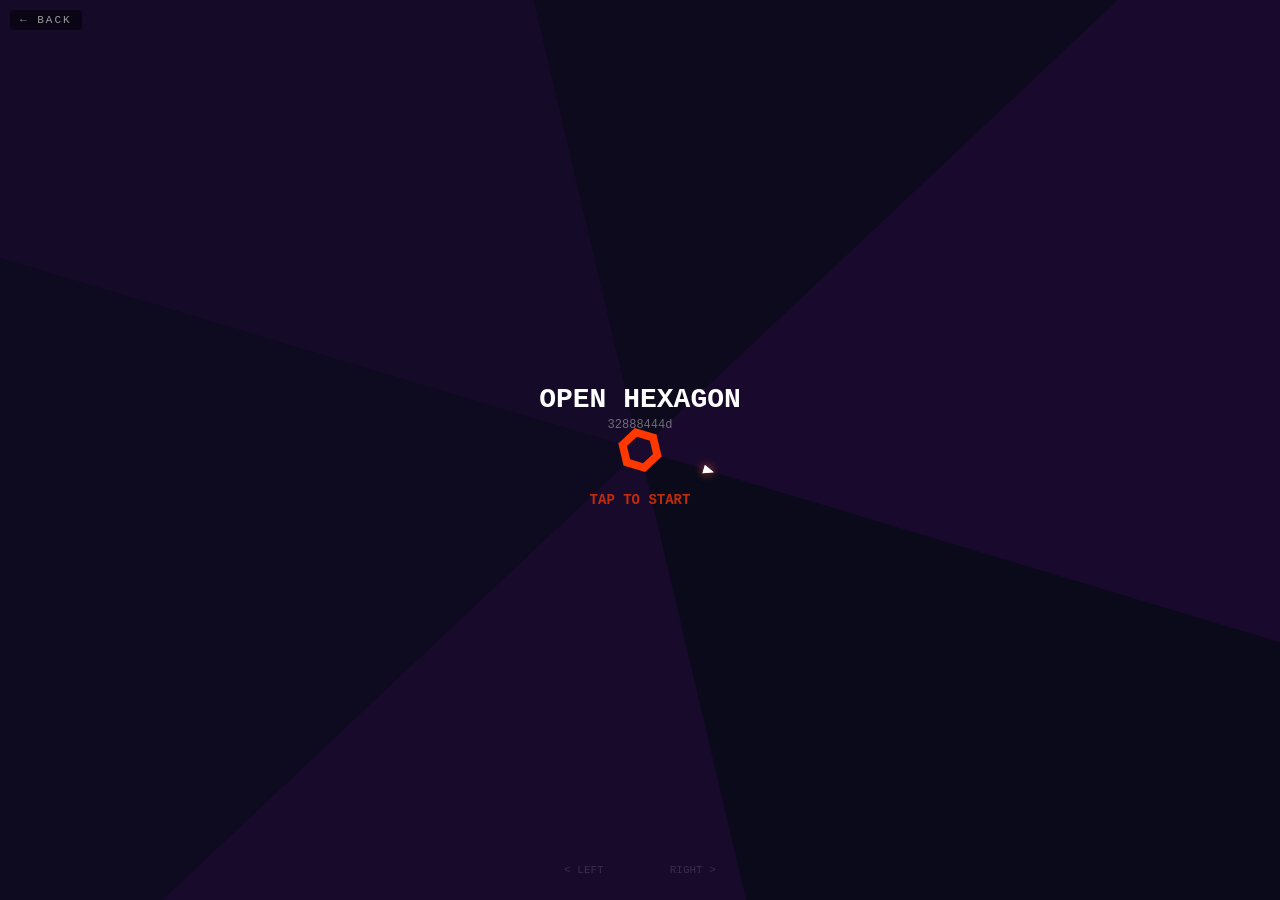
<file: works/openhexagon.html>
<!DOCTYPE html>
<html lang="es">
<head>
  <meta charset="UTF-8">
  <meta name="viewport" content="width=device-width, initial-scale=1.0, user-scalable=no">
  <title>Open Hexagon — 32888444d</title>
  <style>
    * { margin: 0; padding: 0; box-sizing: border-box; }
    html, body {
      width: 100%; height: 100%;
      overflow: hidden;
      background: #080808;
      touch-action: manipulation;
      -webkit-tap-highlight-color: transparent;
      user-select: none;
      -webkit-user-select: none;
    }
    body {
      display: flex;
      align-items: center;
      justify-content: center;
    }
    canvas {
      display: block;
      width: 100vw;
      height: 100vh;
      height: 100dvh;
    }
    #back-link {
      position: fixed;
      top: 10px;
      left: 10px;
      color: rgba(255,255,255,0.6);
      text-decoration: none;
      font-size: 11px;
      letter-spacing: 2px;
      text-transform: uppercase;
      z-index: 100;
      font-family: 'Courier New', monospace;
      background: rgba(0,0,0,0.5);
      padding: 4px 10px;
      border-radius: 4px;
    }
    #back-link:hover { color: #fff; }
  </style>
</head>
<body>
  <a id="back-link" href="../index.html">&larr; Back</a>
  <canvas id="c"></canvas>

<script>
// ============================================================
// OPEN HEXAGON — HTML5 Canvas Clone (Fixed)
// ============================================================
const canvas = document.getElementById('c');
const ctx = canvas.getContext('2d');

// Hi-DPI support
function resize() {
  const dpr = window.devicePixelRatio || 1;
  canvas.width = window.innerWidth * dpr;
  canvas.height = window.innerHeight * dpr;
  ctx.setTransform(dpr, 0, 0, dpr, 0, 0);
}
resize();
window.addEventListener('resize', resize);

const W = () => window.innerWidth;
const H = () => window.innerHeight;
const CX = () => W() / 2;
const CY = () => H() / 2;

// ===== CONFIG =====
const SIDES = 6;
const PLAYER_DIST = 70;
const PLAYER_SIZE = 7;
const WALL_THICKNESS = 14;
const WALL_SPEED_BASE = 2.8;
const ROTATION_SPEED_BASE = 0.008;
const PLAYER_SPEED = 0.06;
const CENTER_RADIUS = 24;
const TWO_PI = Math.PI * 2;
const SIDE_ANGLE = TWO_PI / SIDES;

// Minimum gap between consecutive wall layers (in pixels of radial distance)
const MIN_PATTERN_GAP = 70;

// ===== COLOR THEMES =====
const THEMES = [
  { bg1: '#1a0a2e', bg2: '#0a0a1a', wall: '#ff3800', center: '#ff3800', player: '#ffffff', accent: '#ff6030' },
  { bg1: '#0a1a2e', bg2: '#050d1a', wall: '#00b894', center: '#00b894', player: '#ffffff', accent: '#55efc4' },
  { bg1: '#2e0a1a', bg2: '#1a050d', wall: '#e84393', center: '#e84393', player: '#ffffff', accent: '#fd79a8' },
  { bg1: '#1a1a0a', bg2: '#0d0d05', wall: '#fdcb6e', center: '#fdcb6e', player: '#ffffff', accent: '#ffeaa7' },
  { bg1: '#0a2e1a', bg2: '#051a0d', wall: '#6c5ce7', center: '#6c5ce7', player: '#ffffff', accent: '#a29bfe' },
  { bg1: '#2e1a0a', bg2: '#1a0d05', wall: '#e17055', center: '#e17055', player: '#ffffff', accent: '#fab1a0' },
];

// ===== PATTERN GENERATORS =====
// Each returns an array of layers: [ { sides: [bool x SIDES], thickness: num }, ... ]
// A layer is one ring of walls. Patterns can have multiple layers with built-in spacing.
function patSingleGap(opening) {
  const sides = Array(SIDES).fill(true);
  sides[opening % SIDES] = false;
  return [{ sides, thickness: WALL_THICKNESS }];
}

function patAlternating(opening) {
  const sides = Array(SIDES).fill(false);
  const offset = opening % 2;
  for (let i = 0; i < SIDES; i++) if (i % 2 === offset) sides[i] = true;
  return [{ sides, thickness: WALL_THICKNESS }];
}

function patTunnel(opening) {
  const o = opening % SIDES;
  const sides = Array(SIDES).fill(true);
  sides[o] = false;
  sides[(o + 3) % SIDES] = false;
  return [{ sides, thickness: WALL_THICKNESS }];
}

function patSpiral2(opening) {
  // Two layers, gap shifts by 1 side
  const o1 = opening % SIDES;
  const o2 = (opening + 1) % SIDES;
  const s1 = Array(SIDES).fill(true); s1[o1] = false;
  const s2 = Array(SIDES).fill(true); s2[o2] = false;
  return [
    { sides: s1, thickness: WALL_THICKNESS },
    { sides: s2, thickness: WALL_THICKNESS }
  ];
}

function patSpiral3(opening) {
  // Three layers, gap shifts by 1 each time
  const layers = [];
  for (let j = 0; j < 3; j++) {
    const o = (opening + j) % SIDES;
    const s = Array(SIDES).fill(true); s[o] = false;
    layers.push({ sides: s, thickness: WALL_THICKNESS });
  }
  return layers;
}

function patDoubleGap(opening) {
  // Two adjacent sides open
  const sides = Array(SIDES).fill(true);
  sides[opening % SIDES] = false;
  sides[(opening + 1) % SIDES] = false;
  return [{ sides, thickness: WALL_THICKNESS * 1.5 }];
}

const PATTERNS_EASY = [patSingleGap, patAlternating, patTunnel, patDoubleGap];
const PATTERNS_MED  = [patSingleGap, patAlternating, patTunnel, patSpiral2];
const PATTERNS_HARD = [patSingleGap, patSpiral2, patSpiral3, patAlternating, patTunnel];

// ===== GAME STATE =====
let state = 'menu';
let playerAngle = 0;
let walls = [];           // { side: int, dist: float, thickness: float }
let worldRotation = 0;
let rotationDir = 1;
let rotationSpeed = ROTATION_SPEED_BASE;
let wallSpeed = WALL_SPEED_BASE;
let score = 0;
let scoreTimer = 0;
let bestScore = parseInt(localStorage.getItem('hexagon_best') || '0');
let themeIndex = 0;
let theme = THEMES[0];
let nextThemeScore = 10;
let deathTimer = 0;
let pulsePhase = 0;
let input = { left: false, right: false };
let lastTime = 0;
let shakeX = 0, shakeY = 0;
let flashAlpha = 0;
let difficultyLevel = 0;
let nextDiffScore = 20;
let rotFlipTimer = 0;
let nextRotFlip = 400;

// ===== AUDIO ENGINE =====
// Procedural electronic soundtrack inspired by Super Hexagon / Open Hexagon
// Uses Web Audio API - works on mobile when started from user gesture

let audioCtx;
let masterGain;
let musicPlaying = false;
let musicScheduler = null;
let nextBeatTime = 0;
let currentBeat = 0;
const BPM = 150;
const BEAT_LEN = 60 / BPM;
const SCHEDULE_AHEAD = 0.15;

function initAudio() {
  if (!audioCtx) {
    audioCtx = new (window.AudioContext || window.webkitAudioContext)();
    masterGain = audioCtx.createGain();
    masterGain.gain.value = 0.6;
    masterGain.connect(audioCtx.destination);
  }
  // iOS requires resume on user gesture
  if (audioCtx.state === 'suspended') audioCtx.resume();
}

// --- Synth helpers ---
function playNote(freq, startTime, duration, type, vol, dest) {
  const osc = audioCtx.createOscillator();
  const gain = audioCtx.createGain();
  osc.type = type;
  osc.frequency.setValueAtTime(freq, startTime);
  gain.gain.setValueAtTime(vol, startTime);
  gain.gain.exponentialRampToValueAtTime(0.001, startTime + duration);
  osc.connect(gain);
  gain.connect(dest || masterGain);
  osc.start(startTime);
  osc.stop(startTime + duration + 0.05);
}

function playKick(time) {
  const osc = audioCtx.createOscillator();
  const gain = audioCtx.createGain();
  osc.type = 'sine';
  osc.frequency.setValueAtTime(150, time);
  osc.frequency.exponentialRampToValueAtTime(30, time + 0.12);
  gain.gain.setValueAtTime(0.35, time);
  gain.gain.exponentialRampToValueAtTime(0.001, time + 0.15);
  osc.connect(gain);
  gain.connect(masterGain);
  osc.start(time);
  osc.stop(time + 0.2);
}

function playHihat(time, open) {
  // Noise-like hihat using high-freq oscillators
  const dur = open ? 0.12 : 0.04;
  const vol = open ? 0.06 : 0.04;
  for (let i = 0; i < 3; i++) {
    const osc = audioCtx.createOscillator();
    const gain = audioCtx.createGain();
    osc.type = 'square';
    osc.frequency.setValueAtTime(3000 + i * 1500 + Math.random() * 500, time);
    gain.gain.setValueAtTime(vol, time);
    gain.gain.exponentialRampToValueAtTime(0.001, time + dur);
    osc.connect(gain);
    gain.connect(masterGain);
    osc.start(time);
    osc.stop(time + dur + 0.01);
  }
}

function playSnare(time) {
  // Pitched body
  const osc = audioCtx.createOscillator();
  const gain = audioCtx.createGain();
  osc.type = 'triangle';
  osc.frequency.setValueAtTime(200, time);
  osc.frequency.exponentialRampToValueAtTime(80, time + 0.08);
  gain.gain.setValueAtTime(0.15, time);
  gain.gain.exponentialRampToValueAtTime(0.001, time + 0.1);
  osc.connect(gain);
  gain.connect(masterGain);
  osc.start(time);
  osc.stop(time + 0.15);
  // Noise part
  for (let i = 0; i < 4; i++) {
    const n = audioCtx.createOscillator();
    const ng = audioCtx.createGain();
    n.type = 'square';
    n.frequency.setValueAtTime(1000 + i * 800 + Math.random() * 400, time);
    ng.gain.setValueAtTime(0.07, time);
    ng.gain.exponentialRampToValueAtTime(0.001, time + 0.08);
    n.connect(ng);
    ng.connect(masterGain);
    n.start(time);
    n.stop(time + 0.1);
  }
}

// --- Music patterns ---
// Bass notes (minor key, root = E2)
const BASS_PATTERNS = [
  [82.41, 82.41, 110, 110, 98, 98, 82.41, 82.41],  // Em pattern
  [82.41, 82.41, 73.42, 73.42, 82.41, 98, 110, 82.41],
  [110, 110, 98, 98, 82.41, 82.41, 73.42, 82.41],
];

// Arp notes (Em pentatonic: E G A B D)
const ARP_NOTES = [329.63, 392, 440, 493.88, 587.33, 659.25, 783.99, 880];

// Lead melody fragments
const LEAD_PATTERNS = [
  [659.25, 0, 587.33, 0, 493.88, 0, 440, 0, 392, 0, 440, 0, 493.88, 0, 587.33, 0],
  [880, 0, 783.99, 0, 659.25, 0, 587.33, 0, 493.88, 0, 587.33, 659.25, 0, 783.99, 0, 880],
  [493.88, 587.33, 659.25, 0, 587.33, 493.88, 0, 440, 392, 0, 440, 493.88, 0, 587.33, 0, 0],
];

function scheduleBeat(beatNum, time) {
  const halfBeat = BEAT_LEN / 2;
  const sixteenth = BEAT_LEN / 4;
  const bar = beatNum % 8;
  const phrase = Math.floor(beatNum / 32) % BASS_PATTERNS.length;

  // --- KICK: every beat, extra on some eighth notes ---
  playKick(time);
  if (bar === 3 || bar === 7) {
    playKick(time + halfBeat);
  }

  // --- HIHAT: every eighth note ---
  playHihat(time, false);
  playHihat(time + halfBeat, bar % 2 === 1);

  // --- SNARE: beats 2 and 6 (backbeat) ---
  if (bar === 2 || bar === 6) {
    playSnare(time);
  }
  // Fill on bar 7
  if (bar === 7) {
    playSnare(time + halfBeat);
    playHihat(time + halfBeat + sixteenth, false);
  }

  // --- BASS: driving eighth notes ---
  const bassPattern = BASS_PATTERNS[phrase];
  const bassNote = bassPattern[bar];
  playNote(bassNote, time, BEAT_LEN * 0.4, 'sawtooth', 0.12, masterGain);
  playNote(bassNote, time + halfBeat, BEAT_LEN * 0.3, 'sawtooth', 0.08, masterGain);

  // --- ARPEGGIOS: fast sixteenth notes ---
  const arpBase = Math.floor(beatNum / 4) % ARP_NOTES.length;
  for (let i = 0; i < 4; i++) {
    const arpIdx = (arpBase + i) % ARP_NOTES.length;
    const arpFreq = ARP_NOTES[arpIdx];
    // Vary volume for rhythmic feel
    const arpVol = (i === 0 || i === 2) ? 0.05 : 0.03;
    playNote(arpFreq, time + i * sixteenth, sixteenth * 0.7, 'square', arpVol, masterGain);
  }

  // --- LEAD: every other bar, sparse melody ---
  if (beatNum % 2 === 0) {
    const leadPat = LEAD_PATTERNS[Math.floor(beatNum / 16) % LEAD_PATTERNS.length];
    const leadIdx = beatNum % leadPat.length;
    const leadFreq = leadPat[leadIdx];
    if (leadFreq > 0) {
      playNote(leadFreq, time, BEAT_LEN * 0.6, 'sine', 0.06, masterGain);
    }
  }

  // --- Tempo/intensity ramp with difficulty ---
  // Subtle pitch bend on bass for tension
  if (difficultyLevel >= 2 && bar === 0) {
    playNote(bassNote * 2, time, BEAT_LEN * 0.2, 'square', 0.04, masterGain);
  }
}

function startMusic() {
  if (!audioCtx || musicPlaying) return;
  musicPlaying = true;
  currentBeat = 0;
  nextBeatTime = audioCtx.currentTime + 0.05;

  function scheduler() {
    while (nextBeatTime < audioCtx.currentTime + SCHEDULE_AHEAD) {
      scheduleBeat(currentBeat, nextBeatTime);
      nextBeatTime += BEAT_LEN;
      currentBeat++;
    }
    if (musicPlaying) {
      musicScheduler = setTimeout(scheduler, 25);
    }
  }
  scheduler();
}

function stopMusic() {
  musicPlaying = false;
  if (musicScheduler) {
    clearTimeout(musicScheduler);
    musicScheduler = null;
  }
}

// --- SFX (separate from music) ---
function snd(type) {
  if (!audioCtx) return;
  const t = audioCtx.currentTime;
  if (type === 'die') {
    // Dramatic descending noise
    const o = audioCtx.createOscillator();
    const g = audioCtx.createGain();
    o.type = 'sawtooth';
    o.frequency.setValueAtTime(400, t);
    o.frequency.exponentialRampToValueAtTime(30, t + 0.6);
    g.gain.setValueAtTime(0.2, t);
    g.gain.exponentialRampToValueAtTime(0.001, t + 0.6);
    o.connect(g); g.connect(masterGain);
    o.start(t); o.stop(t + 0.7);
  } else if (type === 'start') {
    // Rising sweep
    playNote(440, t, 0.08, 'square', 0.08, masterGain);
    playNote(660, t + 0.08, 0.08, 'square', 0.08, masterGain);
    playNote(880, t + 0.16, 0.12, 'square', 0.1, masterGain);
  } else if (type === 'levelup') {
    playNote(523, t, 0.1, 'sine', 0.1, masterGain);
    playNote(659, t + 0.1, 0.1, 'sine', 0.1, masterGain);
    playNote(784, t + 0.2, 0.15, 'sine', 0.12, masterGain);
    playNote(1047, t + 0.3, 0.2, 'sine', 0.08, masterGain);
  }
}

// ===== INPUT =====
// Touch: left half = rotate left, right half = rotate right
canvas.addEventListener('touchstart', (e) => {
  e.preventDefault();
  for (const touch of e.changedTouches) {
    if (touch.clientX < W() / 2) input.left = true;
    else input.right = true;
  }
  handleTap();
}, { passive: false });

canvas.addEventListener('touchend', (e) => {
  e.preventDefault();
  // Check remaining touches
  const hasLeft = Array.from(e.touches).some(t => t.clientX < W() / 2);
  const hasRight = Array.from(e.touches).some(t => t.clientX >= W() / 2);
  input.left = hasLeft;
  input.right = hasRight;
}, { passive: false });

canvas.addEventListener('touchcancel', (e) => {
  input.left = false;
  input.right = false;
});

// Mouse
canvas.addEventListener('mousedown', (e) => {
  e.preventDefault();
  if (e.clientX < W() / 2) input.left = true;
  else input.right = true;
  handleTap();
});
canvas.addEventListener('mouseup', () => { input.left = false; input.right = false; });
canvas.addEventListener('mouseleave', () => { input.left = false; input.right = false; });

// Keyboard
document.addEventListener('keydown', (e) => {
  if (e.code === 'ArrowLeft' || e.code === 'KeyA') input.left = true;
  if (e.code === 'ArrowRight' || e.code === 'KeyD') input.right = true;
  if (e.code === 'Space' || e.code === 'Enter') handleTap();
});
document.addEventListener('keyup', (e) => {
  if (e.code === 'ArrowLeft' || e.code === 'KeyA') input.left = false;
  if (e.code === 'ArrowRight' || e.code === 'KeyD') input.right = false;
});

function handleTap() {
  initAudio();
  if (state === 'menu') startGame();
  else if (state === 'dead' && deathTimer > 40) startGame();
}

function startGame() {
  state = 'playing';
  playerAngle = Math.PI * 1.5; // start at top
  walls = [];
  worldRotation = 0;
  rotationDir = 1;
  rotationSpeed = ROTATION_SPEED_BASE;
  wallSpeed = WALL_SPEED_BASE;
  score = 0;
  scoreTimer = 0;
  themeIndex = 0;
  theme = THEMES[0];
  nextThemeScore = 10;
  difficultyLevel = 0;
  nextDiffScore = 20;
  rotFlipTimer = 0;
  nextRotFlip = 400;
  flashAlpha = 0;
  shakeX = 0; shakeY = 0;
  snd('start');
  startMusic();
  // Spawn initial patterns with good spacing
  spawnPattern(getSpawnDist());
}

function getSpawnDist() {
  return Math.max(W(), H()) * 0.7 + 200;
}

// ===== WALL SPAWNING =====
function spawnPattern(baseDist) {
  const pool = difficultyLevel < 1 ? PATTERNS_EASY
             : difficultyLevel < 3 ? PATTERNS_MED
             : PATTERNS_HARD;

  const patternFn = pool[Math.floor(Math.random() * pool.length)];
  const opening = Math.floor(Math.random() * SIDES);
  const layers = patternFn(opening);

  let dist = baseDist;
  for (const layer of layers) {
    for (let i = 0; i < SIDES; i++) {
      if (layer.sides[i]) {
        walls.push({ side: i, dist: dist, thickness: layer.thickness });
      }
    }
    dist += layer.thickness + MIN_PATTERN_GAP;
  }

  return dist; // return the end distance for chaining
}

// ===== NORMALIZE ANGLE to [0, TWO_PI) =====
function normAngle(a) {
  a = a % TWO_PI;
  if (a < 0) a += TWO_PI;
  return a;
}

// ===== Check if angle is within arc [start, end) =====
function angleInArc(angle, start, end) {
  angle = normAngle(angle);
  start = normAngle(start);
  end = normAngle(end);
  if (start < end) {
    return angle >= start && angle < end;
  } else {
    // wraps around 0
    return angle >= start || angle < end;
  }
}

// ===== UPDATE =====
function update(dt) {
  if (state === 'menu') {
    worldRotation += 0.004 * dt;
    pulsePhase += 0.03 * dt;
    return;
  }

  if (state === 'dying') {
    deathTimer += dt;
    flashAlpha = Math.max(0, 1 - deathTimer / 15);
    shakeX = (Math.random() - 0.5) * Math.max(0, 12 - deathTimer * 0.4);
    shakeY = (Math.random() - 0.5) * Math.max(0, 12 - deathTimer * 0.4);
    if (deathTimer > 30) {
      state = 'dead';
      deathTimer = 0;
      stopMusic();
    }
    return;
  }

  if (state === 'dead') {
    deathTimer += dt;
    pulsePhase += 0.03 * dt;
    return;
  }

  // === Playing ===

  // Player movement
  if (input.left) playerAngle -= PLAYER_SPEED * dt;
  if (input.right) playerAngle += PLAYER_SPEED * dt;
  playerAngle = normAngle(playerAngle);

  // World rotation with direction flips
  rotFlipTimer += dt;
  if (rotFlipTimer > nextRotFlip) {
    rotFlipTimer = 0;
    rotationDir *= -1;
    nextRotFlip = 300 + Math.random() * 400;
  }
  worldRotation += rotationSpeed * rotationDir * dt;

  // Move walls inward
  const speed = wallSpeed + difficultyLevel * 0.2;
  for (let i = walls.length - 1; i >= 0; i--) {
    walls[i].dist -= speed * dt;
    if (walls[i].dist + walls[i].thickness < CENTER_RADIUS) {
      walls.splice(i, 1);
    }
  }

  // Spawn new walls when farthest wall is close enough
  const farthest = walls.length > 0
    ? walls.reduce((max, w) => Math.max(max, w.dist + w.thickness), 0)
    : 0;
  const spawnThreshold = getSpawnDist() * 0.6;
  if (farthest < spawnThreshold) {
    const newBase = Math.max(farthest + MIN_PATTERN_GAP, getSpawnDist() * 0.8);
    spawnPattern(newBase);
  }

  // Score (1 point per second)
  scoreTimer += dt;
  if (scoreTimer >= 60) {
    scoreTimer -= 60;
    score++;

    if (score >= nextThemeScore) {
      themeIndex = (themeIndex + 1) % THEMES.length;
      theme = THEMES[themeIndex];
      nextThemeScore += 10;
      snd('levelup');
    }

    if (score >= nextDiffScore) {
      difficultyLevel++;
      nextDiffScore += 20 + difficultyLevel * 5;
      wallSpeed = Math.min(wallSpeed + 0.25, 6);
      rotationSpeed = Math.min(rotationSpeed + 0.001, 0.025);
    }
  }

  pulsePhase += 0.04 * dt;

  // ===== COLLISION DETECTION =====
  // KEY FIX: Compare playerAngle (local) against wall sides (local).
  // Both player and walls exist in the rotated coordinate system.
  const pa = normAngle(playerAngle);

  for (const wall of walls) {
    // Radial check: is the player at the same distance as this wall?
    const wallInner = wall.dist;
    const wallOuter = wall.dist + wall.thickness;
    if (wallOuter < PLAYER_DIST - PLAYER_SIZE || wallInner > PLAYER_DIST + PLAYER_SIZE) continue;

    // Angular check: is the player within this wall's side sector?
    const wallStart = wall.side * SIDE_ANGLE;
    const wallEnd = (wall.side + 1) * SIDE_ANGLE;

    // Player angular margin (how much angle the player's size subtends)
    const margin = Math.atan2(PLAYER_SIZE * 0.5, PLAYER_DIST);

    if (angleInArc(pa + margin, wallStart, wallEnd) ||
        angleInArc(pa - margin, wallStart, wallEnd) ||
        angleInArc(pa, wallStart, wallEnd)) {
      die();
      return;
    }
  }
}

function die() {
  state = 'dying';
  deathTimer = 0;
  flashAlpha = 1;
  if (score > bestScore) {
    bestScore = score;
    localStorage.setItem('hexagon_best', bestScore.toString());
  }
  snd('die');
}

// ===== DRAW =====
function draw() {
  const w = W(), h = H();
  const cx = CX(), cy = CY();

  ctx.save();
  if (state === 'dying') ctx.translate(shakeX, shakeY);

  drawBackground(cx, cy, w, h);

  ctx.save();
  ctx.translate(cx, cy);
  ctx.rotate(worldRotation);

  drawWalls();
  drawCenter();
  drawPlayer();

  ctx.restore();

  if (flashAlpha > 0) {
    ctx.fillStyle = `rgba(255,255,255,${flashAlpha})`;
    ctx.fillRect(0, 0, w, h);
  }

  drawUI(cx, cy, w, h);
  ctx.restore();
}

function drawBackground(cx, cy, w, h) {
  const maxR = Math.sqrt(w * w + h * h);

  for (let i = 0; i < SIDES; i++) {
    const a1 = i * SIDE_ANGLE + worldRotation;
    const a2 = (i + 1) * SIDE_ANGLE + worldRotation;

    ctx.beginPath();
    ctx.moveTo(cx, cy);
    ctx.lineTo(cx + Math.cos(a1) * maxR, cy + Math.sin(a1) * maxR);
    ctx.lineTo(cx + Math.cos(a2) * maxR, cy + Math.sin(a2) * maxR);
    ctx.closePath();

    const pulse = 0.85 + Math.sin(pulsePhase + i) * 0.15;
    ctx.fillStyle = i % 2 === 0
      ? lerpColor(theme.bg1, theme.bg2, pulse)
      : lerpColor(theme.bg2, theme.bg1, pulse);
    ctx.fill();
  }
}

function drawWalls() {
  for (const wall of walls) {
    const a1 = wall.side * SIDE_ANGLE;
    const a2 = (wall.side + 1) * SIDE_ANGLE;
    const innerR = Math.max(wall.dist, CENTER_RADIUS);
    const outerR = wall.dist + wall.thickness;

    if (outerR < CENTER_RADIUS) continue;

    const cos1 = Math.cos(a1), sin1 = Math.sin(a1);
    const cos2 = Math.cos(a2), sin2 = Math.sin(a2);

    ctx.beginPath();
    ctx.moveTo(cos1 * innerR, sin1 * innerR);
    ctx.lineTo(cos1 * outerR, sin1 * outerR);
    ctx.lineTo(cos2 * outerR, sin2 * outerR);
    ctx.lineTo(cos2 * innerR, sin2 * innerR);
    ctx.closePath();

    const alpha = Math.min(1, Math.max(0.4, 1 - (wall.dist - PLAYER_DIST) / 500));
    ctx.fillStyle = hexAlpha(theme.wall, alpha);
    ctx.fill();
    ctx.strokeStyle = hexAlpha(theme.accent, alpha * 0.5);
    ctx.lineWidth = 1;
    ctx.stroke();
  }
}

function drawCenter() {
  const pulse = 1 + Math.sin(pulsePhase * 2) * 0.06;
  const r = CENTER_RADIUS * pulse;

  ctx.beginPath();
  for (let i = 0; i < SIDES; i++) {
    const a = i * SIDE_ANGLE;
    const x = Math.cos(a) * r, y = Math.sin(a) * r;
    i === 0 ? ctx.moveTo(x, y) : ctx.lineTo(x, y);
  }
  ctx.closePath();
  ctx.fillStyle = theme.center;
  ctx.fill();

  const r2 = r * 0.6;
  ctx.beginPath();
  for (let i = 0; i < SIDES; i++) {
    const a = i * SIDE_ANGLE;
    const x = Math.cos(a) * r2, y = Math.sin(a) * r2;
    i === 0 ? ctx.moveTo(x, y) : ctx.lineTo(x, y);
  }
  ctx.closePath();
  ctx.fillStyle = theme.bg1;
  ctx.fill();
}

function drawPlayer() {
  const a = playerAngle;
  const px = Math.cos(a) * PLAYER_DIST;
  const py = Math.sin(a) * PLAYER_DIST;

  ctx.save();
  ctx.translate(px, py);
  ctx.rotate(a);

  // Triangle pointing outward (away from center)
  const s = PLAYER_SIZE;
  ctx.beginPath();
  ctx.moveTo(s, 0);           // tip pointing outward
  ctx.lineTo(-s * 0.5, -s * 0.6);
  ctx.lineTo(-s * 0.5, s * 0.6);
  ctx.closePath();
  ctx.fillStyle = theme.player;
  ctx.fill();
  ctx.shadowColor = theme.accent;
  ctx.shadowBlur = 10;
  ctx.fill();
  ctx.shadowBlur = 0;

  ctx.restore();
}

function drawUI(cx, cy, w, h) {
  if (state === 'playing' || state === 'dying') {
    // Score
    ctx.fillStyle = '#ffffff';
    ctx.font = 'bold 24px "Courier New", monospace';
    ctx.textAlign = 'center';
    ctx.textBaseline = 'top';
    ctx.fillText(score.toString(), w / 2, 12);

    // Timer bar
    const barW = 60;
    const barH = 3;
    const barX = w / 2 - barW / 2;
    ctx.fillStyle = 'rgba(255,255,255,0.15)';
    ctx.fillRect(barX, 40, barW, barH);
    ctx.fillStyle = theme.accent;
    ctx.fillRect(barX, 40, barW * (scoreTimer / 60), barH);
  }

  if (state === 'menu') {
    ctx.fillStyle = '#ffffff';
    ctx.font = 'bold 28px "Courier New", monospace';
    ctx.textAlign = 'center';
    ctx.textBaseline = 'middle';
    ctx.fillText('OPEN HEXAGON', cx, cy - 50);

    ctx.fillStyle = 'rgba(255,255,255,0.4)';
    ctx.font = '12px "Courier New", monospace';
    ctx.fillText('32888444d', cx, cy - 25);

    if (bestScore > 0) {
      ctx.fillStyle = 'rgba(255,255,255,0.35)';
      ctx.font = '11px "Courier New", monospace';
      ctx.fillText('BEST: ' + bestScore, cx, cy + 10);
    }

    const pulse = 0.4 + Math.sin(Date.now() / 350) * 0.6;
    ctx.globalAlpha = Math.max(0.3, pulse);
    ctx.fillStyle = theme.wall;
    ctx.font = 'bold 14px "Courier New", monospace';
    ctx.fillText('TAP TO START', cx, cy + 50);
    ctx.globalAlpha = 1;

    // Touch zones indicator
    ctx.fillStyle = 'rgba(255,255,255,0.15)';
    ctx.font = '11px "Courier New", monospace';
    ctx.fillText('< LEFT          RIGHT >', cx, h - 30);
  }

  if (state === 'dead') {
    ctx.fillStyle = 'rgba(0,0,0,0.55)';
    ctx.fillRect(0, 0, w, h);

    ctx.fillStyle = theme.wall;
    ctx.font = 'bold 26px "Courier New", monospace';
    ctx.textAlign = 'center';
    ctx.textBaseline = 'middle';
    ctx.fillText('GAME OVER', cx, cy - 40);

    ctx.fillStyle = '#ffffff';
    ctx.font = 'bold 20px "Courier New", monospace';
    ctx.fillText(score.toString(), cx, cy);

    if (bestScore > 0) {
      ctx.fillStyle = 'rgba(255,255,255,0.4)';
      ctx.font = '11px "Courier New", monospace';
      ctx.fillText('BEST: ' + bestScore, cx, cy + 25);
    }

    if (deathTimer > 40) {
      const pulse = 0.4 + Math.sin(Date.now() / 350) * 0.6;
      ctx.globalAlpha = Math.max(0.3, pulse);
      ctx.fillStyle = theme.accent;
      ctx.font = 'bold 13px "Courier New", monospace';
      ctx.fillText('TAP TO RESTART', cx, cy + 55);
      ctx.globalAlpha = 1;
    }
  }
}

// ===== COLOR HELPERS =====
function hexToRgb(hex) {
  return [parseInt(hex.slice(1, 3), 16), parseInt(hex.slice(3, 5), 16), parseInt(hex.slice(5, 7), 16)];
}

function lerpColor(hex1, hex2, t) {
  const [r1, g1, b1] = hexToRgb(hex1);
  const [r2, g2, b2] = hexToRgb(hex2);
  return `rgb(${Math.round(r1 + (r2 - r1) * t)},${Math.round(g1 + (g2 - g1) * t)},${Math.round(b1 + (b2 - b1) * t)})`;
}

function hexAlpha(hex, a) {
  const [r, g, b] = hexToRgb(hex);
  return `rgba(${r},${g},${b},${a})`;
}

// ===== GAME LOOP =====
function loop(time) {
  const dt = lastTime ? Math.min((time - lastTime) / 16.67, 3) : 1;
  lastTime = time;
  update(dt);
  draw();
  requestAnimationFrame(loop);
}
requestAnimationFrame(loop);
</script>
</body>
</html>
</file>
<file: css/style2.css>
@charset "UTF-8";
/*
   http://meyerweb.com/eric/tools/css/reset/ 
   v2.0 | 20110126
   License: none (public domain)
*/
html, body, div, span, applet, object, iframe,
h1, h2, h3, h4, h5, h6, p, blockquote, pre,
a, abbr, acronym, address, big, cite, code,
del, dfn, em, img, ins, kbd, q, s, samp,
small, strike, strong, sub, sup, tt, var,
b, u, i, center,
dl, dt, dd, ol, ul, li,
fieldset, form, label, legend,
table, caption, tbody, tfoot, thead, tr, th, td,
article, aside, canvas, details, embed,
figure, figcaption, footer, header, hgroup,
menu, nav, output, ruby, section, summary,
time, mark, audio, video {
  margin: 0;
  padding: 0;
  border: 0;
  font-size: 100%;
  font: inherit;
  vertical-align: baseline; }

/* HTML5 display-role reset for older browsers */
* {
  -moz-box-sizing: border-box;
  -webkit-box-sizing: border-box;
  box-sizing: border-box;
  font-family: sans-serif; }

button, input, select {
  -webkit-appearance: none;
  -moz-appearance: none;
  appearance: none;
  outline: none;
  border: none;
  margin: 0;
  padding: 0; }

/* For modern browsers */
.cf:before,
.cf:after {
  content: "";
  display: table; }

.cf:after {
  clear: both; }

/* For IE 6/7 (trigger hasLayout) */
.cf {
  zoom: 1; }

ul {
  list-style: none; }

body {
  font-family: "Helvetica Neue LT W01_95 Black", "Helvetica Neue LT 95 Black", HelveticaNeueLT-Black, "GothicMB101-Ult-83pv-RKSJ-H", "Yu Gothic", YuGothic, "ヒラギノ角ゴシック Pro", "Hiragino Kaku Gothic Pro", メイリオ, Meiryo, Osaka, "ＭＳ Ｐゴシック", "MS PGothic", sans-serif;
  font-size: 10px;
  width: 100vw;
  height: 100vh;
  writing-mode: horizontal-tb; }

a, a:visited, a:active {
  color: #000;
  text-decoration: none; }

#cdg_logo{
  cursor: pointer;
}

a:hover {
  color: #000;
  cursor: pointer; }

input[type='text'], input[type='password'] {
  font-family: "Helvetica Neue LT W01_95 Black", "Helvetica Neue LT 95 Black", HelveticaNeueLT-Black, "GothicMB101-Ult-83pv-RKSJ-H", "Yu Gothic", YuGothic, "ヒラギノ角ゴシック Pro", "Hiragino Kaku Gothic Pro", メイリオ, Meiryo, Osaka, "ＭＳ Ｐゴシック", "MS PGothic", sans-serif;
  background-color: transparent;
  -webkit-appearance: none;
  -moz-appearance: none;
  appearance: none;
  border-radius: 0; }

input[type='text'].error {
  background-color: #000; }

.language-selection-container {
  display: block;
  position: absolute;
  top: 15px;
  right: 30px;
  z-index: 3; }
  .language-selection-container span {
    color: #9fa0a0;
    font-size: 18px;
    line-height: 24px;
    margin-left: 5px; }
    .language-selection-container span.selected {
      color: #000; }
  .language-selection-container span:hover {
    color: #000; }

.a1v2_logo_large {
  display: block;
  position: absolute;
  width: 756px;
  height: 198px;
  top: 50%;
  left: 50%;
  transform: translate(-50%, -50%); }

.sp-item-name {
  display: none;
  font-size: 18px; }

.item-name {
  font-size: 16px; }

.item-color-checkbox {
  display: inline-block;
  border: 3px solid #000;
  width: 22px;
  height: 22px;
  background-color: transparent; }
  .item-color-checkbox.selected {
    background-color: #000; }

.checkbox {
  display: inline-block;
  border: 3px solid #000;
  width: 15px;
  height: 15px;
  background-color: transparent; }
  .checkbox.selected {
    background-color: #000; }

.contents-container {
  width: 740px;
  margin-left: 30px;
  margin-right: 30px;
  padding-top: 90px;
  font-size: 16px; }

.form-row {
  width: 100%;
  margin-left: 0px;
  margin-right: 0px;
  margin-bottom: 10px; }
  .form-row label {
    display: block;
    font-size: 14px;
    margin-bottom: 5px; }
  .form-row input[type='text'], .form-row input[type='password'] {
    display: block;
    border: 3px solid #000;
    width: 360px;
    height: 30px;
    line-height: 24px;
    padding-left: 4px;
    padding-right: 4px;
    font-size: 13px;
    font-family: "Helvetica Neue LT W01_95 Black", "Helvetica Neue LT 95 Black", HelveticaNeueLT-Black, "GothicMB101-Ult-83pv-RKSJ-H", "Yu Gothic", YuGothic, "ヒラギノ角ゴシック Pro", "Hiragino Kaku Gothic Pro", メイリオ, Meiryo, Osaka, "ＭＳ Ｐゴシック", "MS PGothic", sans-serif;
    background-color: transparent;
    -webkit-appearance: none;
    -moz-appearance: none;
    appearance: none; }
  .form-row input[type='password'] {
    padding-top: 2px; }
  .form-row select {
    display: block;
    border: 3px solid #000;
    width: 360px;
    height: 30px;
    line-height: 24px;
    background-color: transparent;
    padding-left: 4px;
    padding-right: 4px;
    font-size: 14px;
    font-family: "Helvetica Neue LT W01_95 Black", "Helvetica Neue LT 95 Black", HelveticaNeueLT-Black, "GothicMB101-Ult-83pv-RKSJ-H", "Yu Gothic", YuGothic, "ヒラギノ角ゴシック Pro", "Hiragino Kaku Gothic Pro", メイリオ, Meiryo, Osaka, "ＭＳ Ｐゴシック", "MS PGothic", sans-serif;
    -webkit-appearance: none;
    border-radius: 0;
    background-image: url("../img/triangle-bottom.svg");
    background-size: 16px 16px;
    background-position: right 5px center;
    background-repeat: no-repeat; }
  .form-row .form-group-half-container {
    position: relative;
    display: inline-block;
    width: 360px; }
    .form-row .form-group-half-container.right {
      float: right; }
    .form-row .form-group-half-container .box-center {
      display: block;
      width: 100%;
      height: 100px;
      line-height: 100px; }
    .form-row .form-group-half-container .center-btn {
      line-height: 140px; }
  .form-row textarea {
    background: none;
    border: none;
    border-radius: 0;
    outline: none;
    -webkit-appearance: none;
    -moz-appearance: none;
    appearance: none;
    width: 360px;
    height: 95px;
    border: 3px solid #000;
    background-color: transparent;
    font-size: 13px;
    font-family: "Helvetica Neue LT W01_95 Black", "Helvetica Neue LT 95 Black", HelveticaNeueLT-Black, "GothicMB101-Ult-83pv-RKSJ-H", "Yu Gothic", YuGothic, "ヒラギノ角ゴシック Pro", "Hiragino Kaku Gothic Pro", メイリオ, Meiryo, Osaka, "ＭＳ Ｐゴシック", "MS PGothic", sans-serif; }
  .form-row .form_group {
    display: inline-block;
    float: left;
    height: auto; }
    .form-row .form_group.width-full {
      width: 100%; }
    .form-row .form_group label {
      height: 20px;
      line-height: 20px; }
    .form-row .form_group.margin-standard {
      margin-bottom: 10px; }
    .form-row .form_group.margin-top-bottom {
      margin-top: 10px;
      margin-bottom: 10px; }
    .form-row .form_group.half input[type='text'] {
      width: 170px; }
    .form-row .form_group.right {
      float: right; }
    .form-row .form_group.submit {
      display: block;
      float: right;
      cursor: pointer; }
      .form-row .form_group.submit p {
        font-size: 18px; }
      .form-row .form_group.submit .submit_icon {
        position: relative;
        width: auto;
        height: 18px;
        line-height: 20px;
        padding-top: 3px;
        margin-right: 7px; }
    .form-row .form_group.email {
      width: 740px; }
      .form-row .form_group.email input[type='text'] {
        display: block;
        width: 740px; }

.choose-address-container {
  display: block;
  width: 100%;
  height: auto;
  margin-bottom: 10px; }
  .choose-address-container select {
    display: block;
    border: 3px solid #000;
    width: 100%;
    height: 30px;
    line-height: 24px;
    background-color: transparent;
    padding-left: 4px;
    padding-right: 24px;
    font-size: 14px;
    font-family: "Helvetica Neue LT W01_95 Black", "Helvetica Neue LT 95 Black", HelveticaNeueLT-Black, "GothicMB101-Ult-83pv-RKSJ-H", "Yu Gothic", YuGothic, "ヒラギノ角ゴシック Pro", "Hiragino Kaku Gothic Pro", メイリオ, Meiryo, Osaka, "ＭＳ Ｐゴシック", "MS PGothic", sans-serif;
    -webkit-appearance: none;
    border-radius: 0;
    background-image: url("../img/triangle-bottom.svg");
    background-size: 16px 16px;
    background-position: right 5px center;
    background-repeat: no-repeat; }

.choose-container {
  font-size: 14px; }
  .choose-container .choose-container-title {
    font-size: 14px;
    line-height: 14px;
    padding-left: 0px;
    padding-right: 0px;
    margin-bottom: 10px; }
  .choose-container .choose-container-box {
    display: block;
    min-height: 24px;
    line-height: 24px;
    font-size: 14px;
    margin-bottom: 10px;
    background-color: transparent;
    -webkit-appearance: none;
    border: 3px solid #000;
    border-radius: 0;
    background-image: url("../img/triangle-bottom.svg");
    background-size: 16px 16px;
    background-position: right 5px top 3px;
    background-repeat: no-repeat; }
    .choose-container .choose-container-box .choosed-elm-container {
      display: block;
      width: 100%;
      height: 24px;
      cursor: pointer; }
    .choose-container .choose-container-box .choosed-elm {
      margin-left: 10px;
      margin-right: 10px;
      line-height: 24px;
      border-bottom: 3px solid #000; }
    .choose-container .choose-container-box ul {
      list-style: none;
      margin-top: 6px; }
      .choose-container .choose-container-box ul li {
        padding-left: 10px;
        padding-right: 10px; }
      .choose-container .choose-container-box ul li:hover {
        color: #000;
        background-color: #000; }
    .choose-container .choose-container-box.closed ul {
      display: none; }
    .choose-container .choose-container-box.closed .choosed-elm {
      margin-left: 10px;
      margin-right: 10px;
      line-height: 24px;
      border-bottom: 0px solid #000; }

.item-visual {
  display: block;
  width: 100%;
  height: 600px;
  position: relative; }
  .item-visual img {
    display: block;
    width: 420px;
    height: 525px;
    position: absolute;
    top: 50%;
    left: 50%;
    transform: translate(-50%, -50%); }
  .item-visual img.apply_anim {
    transform: translate(-50%, 20%); }

.item-page-control {
  display: 100%;
  height: 40px;
  text-align: center; }

.item-page-dot {
  display: inline-block;
  height: 40px;
  line-height: 40px;
  width: 40px;
  cursor: pointer; }
  .item-page-dot img {
    width: 22px;
    height: 22px; }

.item-page-dot:hover {
  transform-origin: 50% 25%;
  animation-name: repeat_dot_scale;
  animation-duration: 0.3s;
  animation-timing-function: liner;
  animation-timing-function: ease-in-out;
  animation-iteration-count: 1;
  animation-fill-mode: forwards; }

.footer-btns {
  width: 100%;
  background-color: transparent;
  padding-left: 30px;
  padding-right: 30px; }
  .footer-btns.cart {
    padding-top: 50px; }

.left-btn-conainer {
  display: inline-block;
  width: 50%;
  height: 40px;
  line-height: 40px;
  background-color: transparent; }
  .left-btn-conainer.print .left-btn {
    line-height: 14px;
    font-size: 14px;
    text-align: left;
    cursor: pointer;
    background-color: transparent;
    z-index: 3; }
  .left-btn-conainer.print .left-btn:hover img {
    animation-name: repeat_cursor_move;
    animation-duration: 0.6s;
    animation-timing-function: liner;
    animation-timing-function: ease-in-out;
    animation-iteration-count: infinite;
    animation-direction: alternate; }
  .left-btn-conainer.print .right-triangle-icon {
    position: relative;
    width: auto;
    height: 14px;
    line-height: 14px;
    padding-top: 0px;
    margin-right: 7px;
    margin-left: 7px; }

.unsubscribe-btn p {
  font-size: 13px;
  padding-top: 2px; }
.unsubscribe-btn .right-triangle-icon {
  position: relative;
  width: auto;
  height: 13px;
  line-height: 13px;
  padding-top: 3px;
  margin-right: 7px;
  margin-bottom: 10px;
  float: left; }

.forgotpassword-btn p {
  font-size: 13px;
  padding-top: 2px; }
.forgotpassword-btn .right-triangle-icon {
  position: relative;
  width: auto;
  height: 13px;
  line-height: 13px;
  padding-top: 3px;
  margin-right: 7px;
  margin-bottom: 10px;
  float: left; }

.privacypolicy-btn {
  float: right;
  height: 15px; }
  .privacypolicy-btn.subscribe {
    width: 100%; }
    .privacypolicy-btn.subscribe .right-triangle-icon {
      margin-left: 0; }
    .privacypolicy-btn.subscribe p {
      float: right; }
  .privacypolicy-btn p {
    font-size: 13px; }
  .privacypolicy-btn .right-triangle-icon {
    position: relative;
    width: auto;
    height: 13px;
    line-height: 13px;
    padding-top: 3px;
    margin-right: 7px;
    margin-left: 7px; }

.right-btn-conainer {
  width: 50%;
  display: inline-block;
  height: 40px;
  line-height: 40px;
  background-color: transparent; }
  .right-btn-conainer.full-size {
    width: 100%; }
  .right-btn-conainer.small .right-btn {
    font-size: 14px;
    cursor: pointer; }
    .right-btn-conainer.small .right-btn .right-triangle-icon {
      position: relative;
      width: auto;
      height: 14px;
      line-height: 14px;
      margin-right: 7px;
      margin-left: 7px; }
  .right-btn-conainer .right-btn .right-triangle-icon {
    position: relative;
    width: auto;
    height: 14px;
    padding-top: 0;
    line-height: 14px;
    margin-right: 0px;
    margin-left: 7px; }
    .right-btn-conainer .right-btn .right-triangle-icon.left-text {
      margin-right: 7px; }

.left-btn {
  line-height: 18px;
  font-size: 18px;
  text-align: left;
  cursor: pointer;
  background-color: transparent;
  z-index: 3; }

.left-btn:hover img {
  animation-name: repeat_cursor_move;
  animation-duration: 0.6s;
  animation-timing-function: liner;
  animation-timing-function: ease-in-out;
  animation-iteration-count: infinite;
  animation-direction: alternate; }

.right-btn {
  line-height: 18px;
  font-size: 18px;
  text-align: right;
  cursor: pointer;
  background-color: transparent;
  z-index: 3; }
  .right-btn .right-triangle-icon {
    margin-left: 7px;
    margin-right: 7px; }

.right-btn:hover img {
  animation-name: repeat_cursor_move_right;
  animation-duration: 0.6s;
  animation-timing-function: liner;
  animation-timing-function: ease-in-out;
  animation-iteration-count: infinite;
  animation-direction: alternate; }

.center-btn {
  line-height: 18px;
  font-size: 18px;
  text-align: center;
  cursor: pointer; }

.center-btn:hover img {
  animation-name: repeat_cursor_move_right;
  animation-duration: 0.6s;
  animation-timing-function: liner;
  animation-timing-function: ease-in-out;
  animation-iteration-count: infinite;
  animation-direction: alternate; }

.faq-row {
  cursor: pointer; }

.faq-row:hover img {
  animation-name: repeat_cursor_move;
  animation-duration: 0.6s;
  animation-timing-function: liner;
  animation-timing-function: ease-in-out;
  animation-iteration-count: infinite;
  animation-direction: alternate; }

.right-triangle-icon {
  position: relative;
  width: auto;
  height: 14px;
  line-height: 20px;
  margin-right: 7px;
  margin-left: 0px; }
  .right-triangle-icon.small {
    height: 14px;
    line-height: 14px;
    margin-right: 4px;
    margin-left: 0px; }
  .right-triangle-icon.size14 {
    padding-top: 4px; }
  .right-triangle-icon.left {
    line-height: 18px; }
  .right-triangle-icon.faq {
    height: 16px;
    margin-right: 6px;
    margin-left: 0px; }

h2 {
  font-size: 28px;
  line-height: 28px;
  margin-bottom: 10px; }

p {
  font-size: 14px;
  margin-bottom: 10px; }
  p.ja {
    font-size: 14px;
    line-height: 14px; }

.item-image {
  display: block;
  position: absolute;
  top: 0;
  left: 0;
  cursor: pointer;
  width: 300px; }

.view-title {
  font-size: 28px; }

#scroll_view {
  display: block;
  margin: auto;
  position: relative;
  width: 100%;
  height: 7000px; }

.menu-btn-sp {
  display: none;
  position: absolute;
  top: 15px;
  left: 30px;
  font-size: 24px;
  background-color: transparent; }
  .menu-btn-sp .close-btn {
    display: block;
    width: 24px;
    height: 24px; }
  .menu-btn-sp .open-btn {
    display: block;
    width: 24px;
    height: 24px; }
  .menu-btn-sp .none {
    display: none; }

.menu-view {
  display: block;
  position: absolute;
  margin: auto;
  top: 0;
  left: 0;
  min-height: 100%;
  background-color: transparent;
  z-index: 3; }
  .menu-view.mobile {
    display: block;
    width: 100%;
    background-color: #000000;
    z-index: 4; }
  .menu-view .menu-btn {
    margin-top: 15px;
    margin-left: 10px;
    font-size: 24px;
    background-color: transparent; }
    .menu-view .menu-btn .close-btn {
      display: block;
      width: 22px;
      height: 22px; }
    .menu-view .menu-btn .close-btn:hover {
      transform-origin: 50% 50%;
      animation-name: repeat_dot_scale;
      animation-duration: 0.3s;
      animation-timing-function: liner;
      animation-timing-function: ease-in-out;
      animation-iteration-count: 1;
      animation-fill-mode: forwards; }
    .menu-view .menu-btn .open-btn {
      display: block;
      width: 22px;
      height: 22px; }
    .menu-view .menu-btn .open-btn:hover {
      transform-origin: 50% 50%;
      animation-name: repeat_dot_scale;
      animation-duration: 0.3s;
      animation-timing-function: liner;
      animation-timing-function: ease-in-out;
      animation-iteration-count: 1;
      animation-fill-mode: forwards; }
    .menu-view .menu-btn .none {
      display: none; }
  .menu-view ul {
    margin-top: 70px;
    margin-left: 10px; }
    .menu-view ul li {
      font-size: 14px;
      line-height: 30px;
      color: #9fa0a0;
      cursor: pointer;
      z-index: 2; }
      .menu-view ul li a, .menu-view ul li a:visited, .menu-view ul li a:active {
        color: #9fa0a0;
        text-decoration: none; }
      .menu-view ul li a:hover {
        color: #000; }
      .menu-view ul li.selected {
        color: #000; }
        .menu-view ul li.selected a, .menu-view ul li.selected a:visited, .menu-view ul li.selected a:active {
          color: #000;
          text-decoration: none; }
    .menu-view ul li:hover {
      color: #000; }
  .menu-view .login-list p {
    font-size: 13px;
    line-height: 16px; }

.view-description {
  display: block;
  position: relative;
  font-size: 14px;
  line-height: 1.3;
  margin-bottom: 10px; }
  .view-description.no-margin {
    margin-bottom: 0px; }
  .view-description.chapter {
    margin-top: 40px;
    margin-bottom: 40px; }
  .view-description p.faq {
    line-height: 32px; }
  .view-description h4 {
    font-size: 18px;
    line-height: 40px; }
  .view-description.shipping-rates h3 {
    text-decoration: underline; }
  .view-description.shipping-rates p {
    padding-top: 10px; }

.main-view {
  display: block;
  position: relative;
  margin: auto;
  width: 800px;
  min-height: 100%;
  background-image: url("../img/cdg_bg_logo.png");
  background-size: 270px auto;
  background-position: top -30px left;
  overflow-x: hidden; }
  .main-view.top-page {
    width: 1000px; }
  .main-view.background-none {
    background-image: none;
    background-color: transparent; }
  .main-view .notes-container {
    position: absolute;
    bottom: 0;
    width: 100%;
    min-height: 60px;
    padding-left: 30px;
    padding-right: 30px; }
    .main-view .notes-container h2 {
      font-size: 14px; }
    .main-view .notes-container p {
      font-size: 14px; }

.white-mask {
  width: 100%;
  height: auto;
  background-color: transparent; }

.all_black {
  position: fixed;
  width: 100%;
  height: 100%;
  opacity: 0;
  background-color: #000; }

.common-view-container {
  display: block;
  width: 100%;
  min-height: 100px;
  padding-left: 30px;
  padding-right: 30px;
  padding-top: 70px;
  margin-bottom: 50px; }
  .common-view-container .content-block {
    margin-bottom: 30px; }
  .common-view-container.top_margin_only {
    margin-bottom: 0; }
  .common-view-container.top_margin_wide_only {
    padding-top: 30px;
    margin-bottom: 0; }
  .common-view-container.section_margin_for_top {
    margin-bottom: 30px; }
  .common-view-container.section_margin {
    padding-top: 0;
    margin-bottom: 30px; }
    .common-view-container.section_margin.bottom {
      margin-bottom: 50px; }

.error_notification_container {
  display: block;
  width: 100%;
  min-height: 40px;
  padding-top: 30px;
  padding-bottom: 30px;
  padding-left: 0px;
  padding-right: 0px;
  text-align: center; }

.user-information-container {
  display: block;
  width: 100%;
  padding-left: 30px;
  padding-right: 30px; }
  .user-information-container .user-information-contents {
    padding-top: 30px;
    padding-bottom: 30px; }
    .user-information-container .user-information-contents.margin-top {
      padding-top: 0px;
      margin-top: 30px; }
    .user-information-container .user-information-contents.order-top {
      padding-top: 0px;
      padding-bottom: 0px; }
    .user-information-container .user-information-contents.order-bottom {
      padding-top: 0px;
      padding-bottom: 0px; }
    .user-information-container .user-information-contents.desktop-padding {
      padding-top: 0px;
      padding-bottom: 0px; }
  .user-information-container.order {
    height: auto;
    padding-top: 0;
    padding-bottom: 30px; }
  .user-information-container.order-bottom {
    height: auto;
    padding-top: 0;
    padding-bottom: 0; }
  .user-information-container.account-information {
    margin-top: 0px; }
    .user-information-container.account-information .user-information-contents {
      padding-top: 0px;
      padding-bottom: 0px; }
  .user-information-container.margin-bottom-wide {
    margin-bottom: 50px; }

.address-container {
  display: inline-block;
  width: 50%;
  margin-bottom: 30px; }
  .address-container .address-container-title {
    display: block;
    font-size: 14px;
    margin-bottom: 10px; }
  .address-container .address-container-t-number {
    font-size: 13px; }
  .address-container.bottom-no {
    margin-bottom: 0; }
  .address-container p {
    margin-top: 0px;
    margin-bottom: 10px;
    line-height: 1.3;
    font-size: 13px; }

.shop-info-container {
  display: block;
  margin-bottom: 30px; }
  .shop-info-container .shop-name {
    display: block;
    font-size: 14px;
    height: 14px;
    margin-top: 0px;
    margin-bottom: 10px;
    width: 100%;
    height: auto; }
  .shop-info-container .shop-descrription {
    display: block;
    font-size: 13px;
    line-height: 1.3;
    width: 100%;
    height: auto; }

.item-contents-container {
  display: block;
  width: 100%;
  max-width: 800px;
  margin: auto;
  margin-bottom: 50px; }

.item-visual-container {
  display: block;
  float: left;
  width: 66%;
  min-height: 600px;
  background-color: transparent; }

.item-information-container {
  display: block;
  position: relative;
  float: left;
  margin-left: 2%;
  margin-top: 160px;
  width: 30%;
  height: auto;
  background-color: transparent; }

.item-information-animation-box {
  position: absolute;
  top: 0;
  left: 0%;
  width: 100%;
  height: auto; }

.item-description {
  margin-top: 10px;
  margin-bottom: 10px;
  font-size: 14px; }

.item-colors-container {
  display: block;
  width: 100%;
  margin-top: 30px;
  margin-bottom: 30px; }
  .item-colors-container .item-row {
    display: block;
    width: 100%;
    height: 22px;
    margin-bottom: 10px;
    cursor: pointer; }
    .item-colors-container .item-row .item-color-name {
      display: inline-block;
      height: 22px;
      line-height: 22px;
      font-size: 14px;
      margin-left: 4px;
      vertical-align: middle; }
    .item-colors-container .item-row .item-color-checkbox {
      vertical-align: middle; }

@keyframes anim_move_buy {
  from {
    transform: translate(0, 0) rotate(90deg); }
  to {
    transform: translate(50px, 0) rotate(90deg); } }
.anim_move_buy {
  animation-name: move_horizantal_z90;
  animation-duration: 3.2s;
  animation-timing-function: liner;
  animation-timing-function: ease-in-out;
  animation-iteration-count: infinite;
  animation-direction: alternate; }

.item-actions-container {
  margin-top: 30px;
  margin-bottom: 30px;
  cursor: pointer; }
  .item-actions-container .item-buy-button {
    font-family: "Helvetica Neue LT W01_95 Black", "Helvetica Neue LT 95 Black", HelveticaNeueLT-Black, "GothicMB101-Ult-83pv-RKSJ-H", "Yu Gothic", YuGothic, "ヒラギノ角ゴシック Pro", "Hiragino Kaku Gothic Pro", メイリオ, Meiryo, Osaka, "ＭＳ Ｐゴシック", "MS PGothic", sans-serif;
    font-size: 32px;
    background-color: transparent;
    cursor: pointer;
    transition: all 0.12s ease-in-out; }
  .item-actions-container .item-buy-button:hover {
    transform: translateY(-3px); }

.item-size-form-container {
  margin-top: 30px;
  margin-bottom: 30px; }
  .item-size-form-container .form_group {
    position: relative;
    height: 22px;
    margin-bottom: 10px;
    line-height: 22px; }
  .item-size-form-container input[type='text'] {
    display: inline-block;
    width: 30px;
    height: 22px;
    line-height: 1.1;
    padding-top: 0px;
    font-size: 11px;
    text-align: center;
    border: 3px solid #000;
    background-color: transparent;
    vertical-align: middle; }
    .item-size-form-container input[type='text'].error {
      color: #000;
      background-color: #000; }
  .item-size-form-container p {
    font-size: 14px; }
  .item-size-form-container label {
    display: inline-block;
    margin-left: 5px;
    font-size: 14px;
    height: 14px;
    line-height: 1.1;
    vertical-align: middle; }

.item-size-guide-container {
  display: inline-block;
  font-size: 14px;
  vertical-align: middle;
  position: absolute;
  line-height: 28px; }
  .item-size-guide-container .right-triangle-icon {
    margin-left: 0px;
    height: 14px;
    margin-left: 0px; }
  .item-size-guide-container .left-btn {
    font-size: 14px; }

.cart-list-container {
  width: 100%;
  padding-top: 70px;
  padding-left: 30px;
  padding-right: 30px; }
  .cart-list-container.bottom-wide {
    margin-bottom: 30px; }
  .cart-list-container .cart-item-name {
    display: inline-block;
    width: 61%;
    display: inline-block;
    width: 61%;
    font-size: 13px;
    vertical-align: top;
    text-align: left; }
    .cart-list-container .cart-item-name .cart-item-name-text-container {
      display: inline-block;
      vertical-align: middle;
      font-size: 13px;
      padding-left: 10px;
      text-align: left; }
    .cart-list-container .cart-item-name .cart-item-thumbnail {
      display: inline-block;
      vertical-align: top; }
      .cart-list-container .cart-item-name .cart-item-thumbnail img {
        display: inline-block;
        width: 90px;
        vertical-align: top; }
  .cart-list-container .cart-item-btn {
    font-size: 14px;
    margin-bottom: 10px;
    line-height: 14px;
    cursor: pointer; }
  .cart-list-container .cart-item-name-name {
    margin-bottom: 10px;
    line-height: 14px;
    font-size: 13px; }
  .cart-list-container .cart-item-price {
    display: inline-block;
    width: 13%;
    font-size: 13px;
    vertical-align: top;
    text-align: left;
    width: 8%; }
  .cart-list-container .cart-item-quantity {
    display: inline-block;
    width: 13%;
    font-size: 13px;
    vertical-align: top;
    text-align: left;
    width: 18%;
    text-align: center; }
  .cart-list-container .cart-item-subtotal {
    display: inline-block;
    width: 13%;
    font-size: 13px;
    vertical-align: top;
    text-align: left; }
  .cart-list-container .cart-item-name-size {
    font-size: 13px;
    margin-bottom: 10px;
    text-align: left;
    line-height: 14px; }
    .cart-list-container .cart-item-name-size.desktop-center {
      text-align: center; }
  .cart-list-container input[type='text'] {
    border: 3px solid #000;
    text-align: center;
    width: 50px;
    line-height: 13px;
    height: 21px;
    background-color: transparent;
    margin-bottom: 10px; }
  .cart-list-container .cart-header-container {
    display: block;
    height: 14px;
    margin-bottom: 10px; }
    .cart-list-container .cart-header-container .cart-item-name {
      font-size: 14px; }
    .cart-list-container .cart-header-container .cart-item-price {
      font-size: 14px; }
    .cart-list-container .cart-header-container .cart-item-quantity {
      font-size: 14px; }
    .cart-list-container .cart-header-container .cart-item-subtotal {
      font-size: 14px; }
  .cart-list-container .cart-price-row {
    width: 200px;
    height: 40%; }

.cart-items-container {
  width: 100%;
  min-height: 200px; }

.cart-gift-wrapping {
  display: block;
  width: 100%;
  font-size: 13px;
  text-align: right;
  margin-bottom: 30px; }

/* WebKit Only*/
@media screen and (-webkit-min-device-pixel-ratio: 0) {
  .cart-items-container {
    margin-top: 15px; }

  _::-webkit-full-page-media, _:future, :root, .cart-items-container {
    margin-top: 0px; }

  	/*
  	
  		
  	label
  	{
  		display: inline-block;
  		//float: left;
  		
  		margin-left: 5px;
  		font-size:   $FONT_SIZE_3;
  
  		height: $FONT_SIZE_3;
  		//line-height: $FONT_SIZE_3;
  		//line-height: 1.2;
  		line-height: 1.4;	
  		
  	*/
  .item-size-form-container input[type='text'] {
    line-height: 1.0; }

  _::-webkit-full-page-media, _:future, :root, .item-size-form-container input[type='text'] {
    line-height: 1.1; }

  .item-size-form-container label {
    line-height: 1.4; }

  _::-webkit-full-page-media, _:future, :root, .item-size-form-container label {
    line-height: 1.1; }

  .checkbox-container .checkbox-row .checkbox-description {
    padding-top: 0px; }

  _::-webkit-full-page-media, _:future, :root, .checkbox-container .checkbox-row .checkbox-description {
    padding-top: 0px; }

  .cart-list-container input[type='text'] {
    margin-top: -3px; }

  _::-webkit-full-page-media input[type='text'], _:future input[type='text'], :root input[type='text'], .cart-items-container input[type='text'] {
    margin-top: 0px; } }
.cart-border {
  display: block;
  width: calc(100% - 60px);
  height: 4px;
  margin-left: 30px;
  margin-right: 30px;
  background-image: url("../img/dot.png");
  background-size: 10px 4px;
  background-repeat: repeat-x;
  margin-bottom: 10px; }
  .cart-border.bottom-no {
    margin-bottom: 0; }

.cart-total-price-container {
  width: 100%;
  padding-left: 30px;
  padding-right: 30px; }
  .cart-total-price-container .cart-total-price-container-inner {
    display: inline-block;
    float: right;
    margin-top: 30px;
    width: 200px; }
    .cart-total-price-container .cart-total-price-container-inner.pc-g {
      width: 260px; }
  .cart-total-price-container .cart-price-row {
    height: 14px;
    line-height: 14px;
    margin-bottom: 15px; }
    .cart-total-price-container .cart-price-row.pc-g {
      width: 260px; }
  .cart-total-price-container .cart-price-row:last-child {
    margin-bottom: 0; }
  .cart-total-price-container .cart-price-title {
    width: 100px;
    display: inline-block;
    vertical-align: middle;
    font-size: 14px; }
  .cart-total-price-container .cart-price {
    display: inline-block;
    font-size: 13px;
    float: right; }

.size-guide-container {
  display: block;
  width: 100%;
  margin-top: 0px;
  margin-bottom: 0px;
  padding-left: 0px;
  padding-right: 0px; }
  .size-guide-container .size-guide-title {
    font-size: 16px;
    margin-bottom: 10px; }
  .size-guide-container .size-guide-row {
    display: block;
    width: 100%;
    height: 40px; }
  .size-guide-container .size-guide-cell {
    display: inline-block;
    width: 20%;
    height: 40px;
    font-size: 14px;
    text-align: center; }
    .size-guide-container .size-guide-cell.header {
      vertical-align: middle; }
    .size-guide-container .size-guide-cell.title {
      text-align: left; }

.size-guide-table {
  margin-top: 0px;
  margin-bottom: 0px; }
  .size-guide-table .size-guide-row {
    width: 100%; }

.my-orders-scroll-container {
  max-height: 200px;
  overflow-x: hidden;
  overflow-y: scroll; }

.my-orders-container {
  display: block;
  width: 100%;
  margin-top: 0;
  margin-bottom: 30px;
  padding-left: 30px;
  padding-right: 30px; }
  .my-orders-container .my-orders-table {
    margin-top: 0px;
    margin-bottom: 0px; }
    .my-orders-container .my-orders-table .my-orders-row {
      width: 100%; }
  .my-orders-container .my-orders-title {
    font-size: 28px;
    margin-bottom: 10px; }
  .my-orders-container .my-orders-row {
    display: block;
    width: 100%;
    height: auto; }
  .my-orders-container .my-orders-cell {
    display: inline-block;
    width: 17%;
    height: 14px;
    line-height: 14px;
    font-size: 13px;
    margin-bottom: 10px; }
    .my-orders-container .my-orders-cell.status {
      width: 15%;
      font-size: 13px; }
    .my-orders-container .my-orders-cell.last {
      width: 16%;
      font-size: 13px; }
    .my-orders-container .my-orders-cell.header {
      vertical-align: middle;
      height: 14px;
      line-height: 14px;
      font-size: 14px; }

.invoice-total-price-container {
  width: 100%;
  min-height: 100px;
  font-size: 14px;
  padding-top: 0px;
  padding-bottom: 10px; }
  .invoice-total-price-container .invoice-total-price-container-inner {
    display: inline-block;
    float: left;
    margin-left: 55%;
    width: 45%; }
  .invoice-total-price-container .invoice-price-row {
    height: 18px;
    line-height: 18px;
    margin-bottom: 10px; }
  .invoice-total-price-container .invoice-price-title {
    display: inline-block;
    padding-right: 10px;
    text-align: left; }
    .invoice-total-price-container .invoice-price-title.right {
      width: 200px;
      padding-right: 10px;
      text-align: right; }
  .invoice-total-price-container .invoice-price {
    display: inline-block;
    float: right; }

.discount-code-container {
  text-align: right;
  display: block;
  width: 100%;
  height: auto;
  margin-bottom: 10px; }
  .discount-code-container .discount-code-container-block {
    display: inline-block;
    width: 200px;
    text-align: left;
    font-size: 14px; }
    .discount-code-container .discount-code-container-block .right-triangle-icon {
      height: 13px; }
    .discount-code-container .discount-code-container-block .discount-code-title {
      vertical-align: middle;
      margin-bottom: 10px; }
    .discount-code-container .discount-code-container-block .discount-code-apply {
      height: 14px;
      line-height: 14px;
      font-size: 14px;
      cursor: pointer;
      margin-top: 10px; }
    .discount-code-container .discount-code-container-block input[type='text'] {
      display: block;
      border: 3px solid #000;
      width: 100%;
      height: 30px;
      line-height: 30px;
      background-color: transparent;
      text-align: left;
      padding-left: 4px;
      padding-right: 4px;
      font-size: 14px;
      font-family: "Helvetica Neue LT W01_95 Black", "Helvetica Neue LT 95 Black", HelveticaNeueLT-Black, "GothicMB101-Ult-83pv-RKSJ-H", "Yu Gothic", YuGothic, "ヒラギノ角ゴシック Pro", "Hiragino Kaku Gothic Pro", メイリオ, Meiryo, Osaka, "ＭＳ Ｐゴシック", "MS PGothic", sans-serif; }

.gift-code-container {
  display: block;
  width: 100%;
  text-align: right; }

.order-title-conatiner {
  margin-bottom: 10px; }
  .order-title-conatiner .order-title {
    display: inline-block;
    font-size: 28px;
    line-height: 28px;
    margin-bottom: 0;
    vertical-align: middle; }
  .order-title-conatiner img {
    vertical-align: middle;
    height: 12px; }
  .order-title-conatiner span {
    line-height: 28px;
    vertical-align: middle; }

.shipment-container {
  display: block;
  width: 100%;
  margin-top: 30px;
  margin-bottom: 30px;
  padding-left: 30px;
  padding-right: 30px; }
  .shipment-container .shipment-table {
    margin-top: 10px;
    margin-bottom: 10px; }
    .shipment-container .shipment-table .shipment-row {
      width: 100%; }
  .shipment-container .shipment-description {
    display: inline-block;
    font-size: 14px;
    vertical-align: middle;
    line-height: 28px;
    vertical-align: middle; }
    .shipment-container .shipment-description img {
      height: 12px; }
  .shipment-container .shipment-numbers-container {
    min-height: 80px;
    text-align: right; }
    .shipment-container .shipment-numbers-container .shipment-number-row {
      font-size: 14px; }
      .shipment-container .shipment-numbers-container .shipment-number-row img {
        height: 12px; }
  .shipment-container .shipment-title {
    font-size: 18px; }
  .shipment-container .shipment-subtitle {
    display: block;
    font-size: 14px;
    margin-top: 0px;
    margin-bottom: 10px;
    position: relative;
    width: 100%; }
    .shipment-container .shipment-subtitle .tracking-code {
      float: right; }
    .shipment-container .shipment-subtitle img {
      width: auto;
      height: 10px;
      line-height: 20px;
      padding-top: 0px;
      margin-right: 4px;
      margin-left: 7px; }
  .shipment-container .shipment-title-conatiner {
    margin-bottom: 10px; }
    .shipment-container .shipment-title-conatiner .shipment-title {
      display: inline-block;
      font-size: 18px;
      line-height: 18px;
      font-size: 28px;
      line-height: 28px;
      margin-bottom: 0;
      padding-top: 2px;
      vertical-align: middle; }
    .shipment-container .shipment-title-conatiner img {
      vertical-align: middle;
      height: 12px; }
    .shipment-container .shipment-title-conatiner span {
      line-height: 28px;
      vertical-align: middle; }
  .shipment-container .shipment-row {
    display: block;
    width: 100%;
    min-height: 14px;
    margin-bottom: 10px; }
  .shipment-container .shipment-cell {
    display: inline-block;
    width: 20%;
    min-height: 14px;
    line-height: 14px;
    font-size: 13px;
    vertical-align: top; }
    .shipment-container .shipment-cell.product {
      width: 60%;
      line-height: 14px; }
    .shipment-container .shipment-cell.last {
      width: 20%; }
    .shipment-container .shipment-cell.header {
      vertical-align: top;
      font-size: 14px; }
    .shipment-container .shipment-cell.qty {
      text-align: center; }

.invoice-container {
  display: block;
  width: 100%;
  margin-top: 30px;
  padding-left: 30px;
  padding-right: 30px; }
  .invoice-container .invoice-description {
    display: block;
    position: relative;
    font-size: 14px; }
  .invoice-container .invoice-table {
    margin-top: 10px;
    margin-bottom: 10px; }
    .invoice-container .invoice-table .invoice-row {
      width: 100%; }
  .invoice-container .invoice-title-conatiner {
    margin-bottom: 15px; }
    .invoice-container .invoice-title-conatiner .invoice-title {
      display: inline-block;
      font-size: 28px;
      line-height: 28px;
      margin-bottom: 0;
      vertical-align: middle; }
    .invoice-container .invoice-title-conatiner img {
      vertical-align: middle;
      height: 12px; }
    .invoice-container .invoice-title-conatiner span {
      line-height: 28px;
      vertical-align: middle; }
    .invoice-container .invoice-title-conatiner .invoice-description {
      display: inline-block;
      font-size: 14px;
      line-height: 28px;
      vertical-align: middle; }
  .invoice-container .invoice-title {
    font-size: 18px;
    margin-bottom: 15px; }
  .invoice-container .invoice-row {
    display: block;
    width: 100%;
    height: 14px;
    margin-bottom: 10px; }
    .invoice-container .invoice-row.content {
      height: auto; }
  .invoice-container .invoice-cell {
    display: inline-block;
    width: 15%;
    height: 14px;
    line-height: 14px;
    font-size: 13px;
    vertical-align: top; }
    .invoice-container .invoice-cell.product {
      width: 40%; }
    .invoice-container .invoice-cell.header {
      font-size: 14px; }
    .invoice-container .invoice-cell.qty {
      text-align: left; }
    .invoice-container .invoice-cell.jp-qty {
      padding-left: 31px; }
    .invoice-container .invoice-cell span.qty-value {
      display: inline-block;
      width: 78px;
      text-align: center; }

.checkbox-container {
  display: block;
  width: 100%;
  margin-bottom: 15px; }
  .checkbox-container .checkbox-row {
    display: block;
    width: 100%;
    min-height: 15px;
    cursor: pointer;
    margin-bottom: 10px; }
    .checkbox-container .checkbox-row .inner-container {
      display: inline-block;
      float: right;
      padding-left: 30px;
      padding-right: 30px; }
    .checkbox-container .checkbox-row .right {
      float: right; }
    .checkbox-container .checkbox-row .checkbox-name {
      display: inline-block;
      height: 22px;
      line-height: 22px;
      font-size: 14px;
      margin-left: 4px;
      vertical-align: middle; }
    .checkbox-container .checkbox-row .checkbox-description {
      display: inline-block;
      height: 15px;
      line-height: 15px;
      font-size: 13px;
      padding-top: 1px;
      margin-left: 4px;
      vertical-align: middle; }
      .checkbox-container .checkbox-row .checkbox-description.width-full {
        max-width: 100%; }
    .checkbox-container .checkbox-row .checkbox {
      display: inline-block;
      vertical-align: middle; }

.form-container {
  display: block;
  width: 100%; }

#btn-accept-terms {
  margin-top: 30px; }

#mobile-cart-footer-btns.footer-btns {
  display: none; }

.sp-cart-item-thumbnail {
  display: none; }

.cart-item-status {
  display: block; }

.sp-item-title {
  display: none; }

.only-desktop {
  display: block; }

.only-sp {
  display: none; }

.invoice-container .invoice-title-conatiner .invoice-description.only-desktop {
  display: inline-block; }

.shipment-container .shipment-title-conatiner .shipment-description.only-desktop {
  display: inline-block; }
  .shipment-container .shipment-title-conatiner .shipment-description.only-desktop .shipment-container .shipment-title-conatiner .shipment-description.only-desktop {
    display: inline-block; }

.left-btn-conainer.order-sp-invoice {
  display: none; }

.user-information-container div.left-btn-conainer.print.order-sp {
  display: none; }

.print-btn-desktop {
  display: inline-block;
  font-size: 14px;
  vertical-align: middle;
  position: absolute;
  left: 50%;
  line-height: 28px; }
  .print-btn-desktop img {
    height: 12px;
    margin-left: 0px; }

@media (max-width: 800px) {
  .print-btn-desktop {
    display: none; }

  .common-view-container {
    padding-left: 15px;
    padding-right: 15px; }

  .shipment-container {
    margin-bottom: 0px; }

  .choose-container.only-desktop {
    display: none; }

  .user-information-container {
    padding-left: 15px;
    padding-right: 15px; }

  .my-orders-container {
    padding-left: 15px;
    padding-right: 15px; }

  .invoice-container {
    padding-left: 15px;
    padding-right: 15px; }

  .item-information-animation-box {
    position: absolute;
    top: 0;
    left: 0%;
    width: 100%;
    height: auto; }
    .item-information-animation-box .footer-btns {
      padding-left: 0;
      padding-right: 0; }

  .menu-view.opened {
    background-color: #000;
    width: 100%; }

  .menu-view .menu-btn {
    padding-left: 15px;
    margin-left: 0px; }

  ul {
    list-style-type: none; }

  .menu-list {
    padding-left: 15px;
    margin-left: 0px; }

  .menu-view ul {
    margin-left: 0px; }

  .only-sp {
    display: block; }

  .item-visual img {
    display: block;
    width: 100%;
    height: auto; }

  /*
  #menu-view
  {
  	display: none;	
  }
  
  
  .menu-view
  {
  	display: none;	
  }
  
  .menu-view.mobile
  {
  	display: block;	
  }
  */
  #desktop-cart-footer-btns.footer-btns {
    display: none; }

  .cart-items-container {
    width: 100%; }

  .cart-item-row {
    width: 100%; }

  .cart-item-status {
    display: inline-block;
    width: 56%; }

  .cart-item-status.only-desktop {
    display: none; }

  .cart-items-container {
    width: 100%;
    min-height: 200px; }

  .sp-item-title {
    display: inline; }

  .footer-btns {
    width: 100%;
    background-color: transparent;
    padding-left: 15px;
    padding-right: 15px;
    margin: 0;
    margin-top: 30px;
    margin-bottom: 30px; }
    .footer-btns p {
      font-size: 18px; }
    .footer-btns .left-btn-conainer {
      height: 18px;
      line-height: 18px; }
      .footer-btns .left-btn-conainer .left-btn {
        font-size: 18px;
        text-align: left; }
    .footer-btns .right-btn-conainer {
      height: 18px;
      line-height: 18px; }
      .footer-btns .right-btn-conainer .right-btn {
        font-size: 18px;
        text-align: right; }
    .footer-btns.cart {
      padding-top: 50px; }
    .footer-btns.order {
      height: auto;
      padding-bottom: 30px; }

  .left-btn-conainer.print .right-triangle-icon {
    height: 11px; }

  .left-btn-conainer {
    padding-right: 0%; }
    .left-btn-conainer.order-sp {
      display: block;
      width: 100%;
      padding-right: 0%;
      height: 14px;
      line-height: 14px;
      text-align: right;
      margin-bottom: 15px; }
      .left-btn-conainer.order-sp .left-btn {
        font-size: 14px;
        text-align: right; }
    .left-btn-conainer.order-sp-invoice {
      display: block;
      width: 100%;
      padding-right: 0%;
      height: 14px;
      line-height: 14px;
      text-align: right;
      margin-bottom: 15px; }
      .left-btn-conainer.order-sp-invoice .left-btn {
        font-size: 14px;
        text-align: right; }
      .left-btn-conainer.order-sp-invoice .left-btn-conainer.print .right-triangle-icon {
        height: 12px; }

  #mobile-cart-footer-btns.footer-btns {
    display: block;
    height: auto;
    padding: 0;
    margin-top: 70px;
    padding-bottom: 30px; }
    #mobile-cart-footer-btns.footer-btns p {
      font-size: 18px; }
    #mobile-cart-footer-btns.footer-btns .left-btn-conainer {
      display: block;
      width: 100%;
      padding-right: 5%;
      height: 18px;
      line-height: 18px;
      text-align: right;
      margin-bottom: 15px; }
      #mobile-cart-footer-btns.footer-btns .left-btn-conainer .left-btn {
        font-size: 18px;
        text-align: right; }
    #mobile-cart-footer-btns.footer-btns .right-btn-conainer {
      display: block;
      width: 100%;
      padding-right: 5%;
      height: 18px;
      line-height: 18px;
      text-align: right;
      margin-bottom: 15px; }

  .shipment-container {
    padding-left: 15px;
    padding-right: 15px; }

  .sp-cart-item-thumbnail {
    display: inline-block;
    vertical-align: top;
    min-height: 200px;
    width: 40%; }
    .sp-cart-item-thumbnail img {
      display: inline-block;
      width: 100%;
      height: auto;
      vertical-align: top; }

  .sp-item-name {
    display: block;
    font-size: 24px;
    margin-top: 100px;
    margin-left: 5%; }

  .item-information-container {
    display: block;
    float: none; }

  .item-visual-container {
    float: none;
    width: 90%;
    margin-left: 5%;
    margin-right: 5%; }

  .item-information-container {
    width: 90%;
    margin-left: 5%;
    margin-right: 5%;
    min-height: 500px;
    margin-top: 0; }
    .item-information-container .item-name {
      display: none; }

  .language-selection-container {
    display: block;
    position: absolute;
    top: 15px;
    right: 5%; }

  .choose-address-container {
    margin-bottom: 0; }

  .checkbox-description {
    max-width: calc(100% - 30px); }

  .main-view {
    display: block;
    margin: auto;
    width: 100%;
    min-height: 100%;
    background-image: url("../img/cdg_bg_logo.png");
    background-size: 34% auto;
    background-position: top -30px left; }
    .main-view.top-page {
      width: 100%; }

  .contents-container {
    width: 90%;
    margin-left: 5%;
    margin-right: 5%;
    padding-top: 90px;
    font-size: 18px; }

  .form-row {
    margin-bottom: 0; }
    .form-row .form-group-half-container .form_group {
      margin-bottom: 10px; }
      .form-row .form-group-half-container .form_group.no-margin {
        margin-bottom: 0; }
    .form-row .sp-hidden {
      display: none; }

  .form_group {
    margin-bottom: 10px; }
    .form_group.no-margin {
      margin-bottom: 0; }

  .form-row {
    width: 100%;
    margin-left: 0px;
    margin-right: 0px;
    /*
    display: inline-block;
    float: left;
    height: auto;
    
    label{
    	height: 20px;
    	line-height: 20px;
    }
    */ }
    .form-row label {
      display: block;
      font-size: 14px;
      margin-bottom: 5px; }
    .form-row input[type='text'], .form-row input[type='password'] {
      display: block;
      border: 3px solid #000;
      width: 100%;
      height: 30px;
      line-height: 24px;
      background-color: transparent;
      padding-left: 4px;
      padding-right: 4px;
      font-size: 14px;
      font-family: "Helvetica Neue LT W01_95 Black", "Helvetica Neue LT 95 Black", HelveticaNeueLT-Black, "GothicMB101-Ult-83pv-RKSJ-H", "Yu Gothic", YuGothic, "ヒラギノ角ゴシック Pro", "Hiragino Kaku Gothic Pro", メイリオ, Meiryo, Osaka, "ＭＳ Ｐゴシック", "MS PGothic", sans-serif; }
    .form-row .form-group-half-container {
      position: relative;
      display: inline-block;
      width: 100%; }
      .form-row .form-group-half-container.right {
        float: left; }
      .form-row .form-group-half-container .box-center {
        display: block;
        width: 100%;
        height: auto; }
      .form-row .form-group-half-container .center-btn {
        line-height: 30px;
        text-align: left; }
    .form-row textarea {
      width: 100%;
      height: 100px;
      border: 3px solid #000;
      background-color: transparent; }
    .form-row .form_group {
      	/*
      	display: inline-block;
      	float: left;
      
      	height: 70px;
      	
      	label{
      		height: 20px;
      		line-height: 20px;
      	}*/
      display: inline-block;
      float: left;
      width: 100%;
      height: auto; }
      .form-row .form_group label {
        height: 20px;
        line-height: 20px; }
      .form-row .form_group input[type='text'], .form-row .form_group input[type='password'] {
        display: block;
        width: 100%; }
      .form-row .form_group.textarea {
        height: 120px; }
      .form-row .form_group.half input[type='text'] {
        width: 100%; }
      .form-row .form_group.right {
        float: left; }
      .form-row .form_group.submit {
        display: block;
        float: right;
        cursor: pointer; }
        .form-row .form_group.submit p {
          font-size: 18px; }
        .form-row .form_group.submit .submit_icon {
          position: relative;
          width: auto;
          height: 18px;
          line-height: 20px;
          padding-top: 3px;
          margin-right: 7px; }
      .form-row .form_group.email {
        width: 100%; }
        .form-row .form_group.email input[type='text'] {
          display: block;
          width: 100%; }
      .form-row .form_group.margin-top-bottom {
        margin-top: 0; }

  .cart-total-price-container {
    width: 100%;
    padding-top: 15px;
    padding-left: 30px;
    padding-right: 30px; }
    .cart-total-price-container .cart-total-price-container-inner {
      display: inline-block;
      float: right; }
    .cart-total-price-container .cart-price-row {
      height: 14px;
      line-height: 14px;
      margin-bottom: 15px; }
    .cart-total-price-container .cart-price-title {
      width: 100px;
      display: inline-block;
      vertical-align: middle;
      font-size: 14px; }
    .cart-total-price-container .cart-price {
      display: inline-block;
      font-size: 13px; }
    .cart-total-price-container.order-review {
      padding-left: 0px;
      padding-right: 0px; }
      .cart-total-price-container.order-review .cart-total-price-container-inner {
        display: block;
        float: left;
        width: 100%; }
      .cart-total-price-container.order-review .cart-price-row {
        width: 100%;
        height: 14px;
        line-height: 14px;
        margin-bottom: 15px; }
      .cart-total-price-container.order-review .cart-price-title {
        width: 100px;
        display: inline-block;
        vertical-align: middle;
        font-size: 14px; }
      .cart-total-price-container.order-review .cart-price {
        float: right;
        display: inline-block;
        font-size: 13px; }

  .cart-list-container {
    width: 100%;
    padding-top: 70px;
    padding-left: 5%;
    padding-right: 5%; }
    .cart-list-container .cart-item-name {
      display: block;
      display: inline-block;
      width: 61%;
      font-size: 13px;
      vertical-align: top;
      text-align: left;
      width: auto; }
      .cart-list-container .cart-item-name .cart-item-name-text-container {
        display: block;
        vertical-align: middle;
        font-size: 13px;
        padding-left: 0;
        text-align: left; }
      .cart-list-container .cart-item-name .cart-item-thumbnail {
        display: none; }
        .cart-list-container .cart-item-name .cart-item-thumbnail img {
          display: inline-block;
          width: 60px;
          height: auto;
          vertical-align: top; }
    .cart-list-container .cart-item-btn {
      font-size: 14px;
      margin-bottom: 10px;
      cursor: pointer; }
    .cart-list-container .cart-item-name-name {
      margin-bottom: 10px;
      line-height: 13px; }
    .cart-list-container .cart-item-price {
      display: block;
      width: 50%; }
    .cart-list-container .cart-item-quantity {
      display: block;
      text-align: left;
      width: 50%; }
    .cart-list-container .cart-item-subtotal {
      display: none; }
      .cart-list-container .cart-item-subtotal.visible {
        display: block;
        width: auto; }
    .cart-list-container .cart-item-name-size {
      font-size: 13px;
      margin-bottom: 10px;
      text-align: left;
      line-height: 13px; }
      .cart-list-container .cart-item-name-size.desktop-center {
        text-align: left; }
    .cart-list-container input[type='text'] {
      border: 3px solid #000;
      text-align: center;
      width: 50px;
      line-height: 13px;
      height: 21px;
      background-color: transparent;
      margin-bottom: 10px; }
    .cart-list-container .cart-header-container {
      display: none;
      height: 14px;
      margin-bottom: 10px; }
      .cart-list-container .cart-header-container .cart-item-name {
        font-size: 14px; }
      .cart-list-container .cart-header-container .cart-item-price {
        font-size: 14px; }
      .cart-list-container .cart-header-container .cart-item-quantity {
        font-size: 14px; }
      .cart-list-container .cart-header-container .cart-item-subtotal {
        font-size: 14px; }
    .cart-list-container .cart-price-row {
      width: 200px;
      height: 40%; }

  .invoice-total-price-container {
    padding-top: 30px; }

  .address-container {
    display: block;
    width: 100%;
    margin-bottom: 30px; }
    .address-container.sp-bottom-wide {
      margin-bottom: 30px; }
    .address-container .address-container-title {
      display: block;
      font-size: 14px;
      margin-bottom: 10px; }
    .address-container.sp-padding-standard {
      margin-bottom: 10px; }
    .address-container .address-container-t-number {
      font-size: 13px; }
    .address-container p {
      margin-top: 0px;
      margin-bottom: 10px;
      font-size: 13px; }

  .size-guide-container .size-guide-title {
    margin-bottom: 10px; }
  .size-guide-container .size-guide-cell {
    font-size: 14px; }
    .size-guide-container .size-guide-cell.header {
      font-size: 10px; }
    .size-guide-container .size-guide-cell.title {
      text-align: left; }

  .my-orders-container .my-orders-row.only-desktop {
    display: none; }

  .my-orders-container .only-sp .my-orders-title {
    font-size: 28px;
    margin-bottom: 10px; }
  .my-orders-container .only-sp .my-orders-row {
    display: block;
    width: 100%;
    margin-bottom: 30px;
    height: auto; }
  .my-orders-container .only-sp .my-orders-cell {
    display: block;
    width: 100%;
    height: 14px;
    line-height: 14px;
    font-size: 13px;
    margin-bottom: 10px; }
    .my-orders-container .only-sp .my-orders-cell span.header {
      display: inline-block;
      width: 50%;
      vertical-align: middle;
      height: 14px;
      line-height: 14px;
      font-size: 14px; }
    .my-orders-container .only-sp .my-orders-cell span.value {
      display: inline-block;
      width: 50%;
      vertical-align: middle;
      height: 14px;
      line-height: 14px;
      font-size: 13px; }

  .invoice-container .invoice-title-conatiner .invoice-description.only-desktop {
    display: none; }

  .invoice-container .invoice-table {
    display: none; }
  .invoice-container .invoice-table.only-sp {
    display: block; }
    .invoice-container .invoice-table.only-sp .invoice-title {
      font-size: 18px;
      margin-bottom: 10px; }
    .invoice-container .invoice-table.only-sp .invoice-row {
      display: block;
      width: 100%;
      height: auto; }
    .invoice-container .invoice-table.only-sp .invoice-cell {
      display: block;
      width: 100%;
      min-height: 14px;
      height: auto;
      line-height: 14px;
      font-size: 13px;
      margin-bottom: 10px; }
      .invoice-container .invoice-table.only-sp .invoice-cell span.header {
        display: inline-block;
        width: 30%;
        vertical-align: top;
        min-height: 14px;
        line-height: 14px;
        font-size: 14px; }
      .invoice-container .invoice-table.only-sp .invoice-cell span.value {
        display: inline-block;
        width: 70%;
        vertical-align: middle;
        min-height: 14px;
        line-height: 14px;
        font-size: 13px; }

  .shipment-table.only-desktop {
    display: none; }

  .shipment-table.only-sp {
    display: block; }
    .shipment-table.only-sp .shipment-title {
      font-size: 28px;
      margin-bottom: 10px; }
    .shipment-table.only-sp .shipment-row {
      display: block;
      width: 100%;
      height: auto; }
    .shipment-table.only-sp .shipment-cell {
      display: block;
      width: 100%;
      min-height: 14px;
      line-height: 14px;
      font-size: 13px;
      margin-bottom: 10px;
      overflow-x: visible; }
      .shipment-table.only-sp .shipment-cell span.header {
        display: inline-block;
        width: 30%;
        vertical-align: middle;
        min-height: 14px;
        line-height: 14px;
        font-size: 14px; }
      .shipment-table.only-sp .shipment-cell span.value {
        display: inline-block;
        width: 70%;
        vertical-align: middle;
        min-height: 14px;
        line-height: 14px;
        font-size: 13px; }

  .user-information-container div.left-btn-conainer.print.order-sp {
    display: block; }

  .footer-btns.cart.back-to-orders {
    padding-bottom: 50px; }
    .footer-btns.cart.back-to-orders .left-btn-conainer {
      width: 100%; }

  .cart-border {
    display: block;
    width: 100%;
    height: 4px;
    margin-left: 0px;
    margin-right: 0px;
    background-image: url("../img/dot.png");
    background-size: 10px 4px;
    background-repeat: repeat-x;
    margin-bottom: 10px; }

  .user-information-contents {
    padding-top: 0px;
    padding-bottom: 0px; }

  .user-information-container .user-information-contents {
    padding-top: 0px;
    padding-bottom: 0px; }
    .user-information-container .user-information-contents.sp-padding {
      padding-top: 30px;
      padding-bottom: 30px; }

  .invoice-total-price-container .invoice-total-price-container-inner {
    width: 100%;
    margin-left: 0; } }

/*# sourceMappingURL=style.css.map */
</file>
